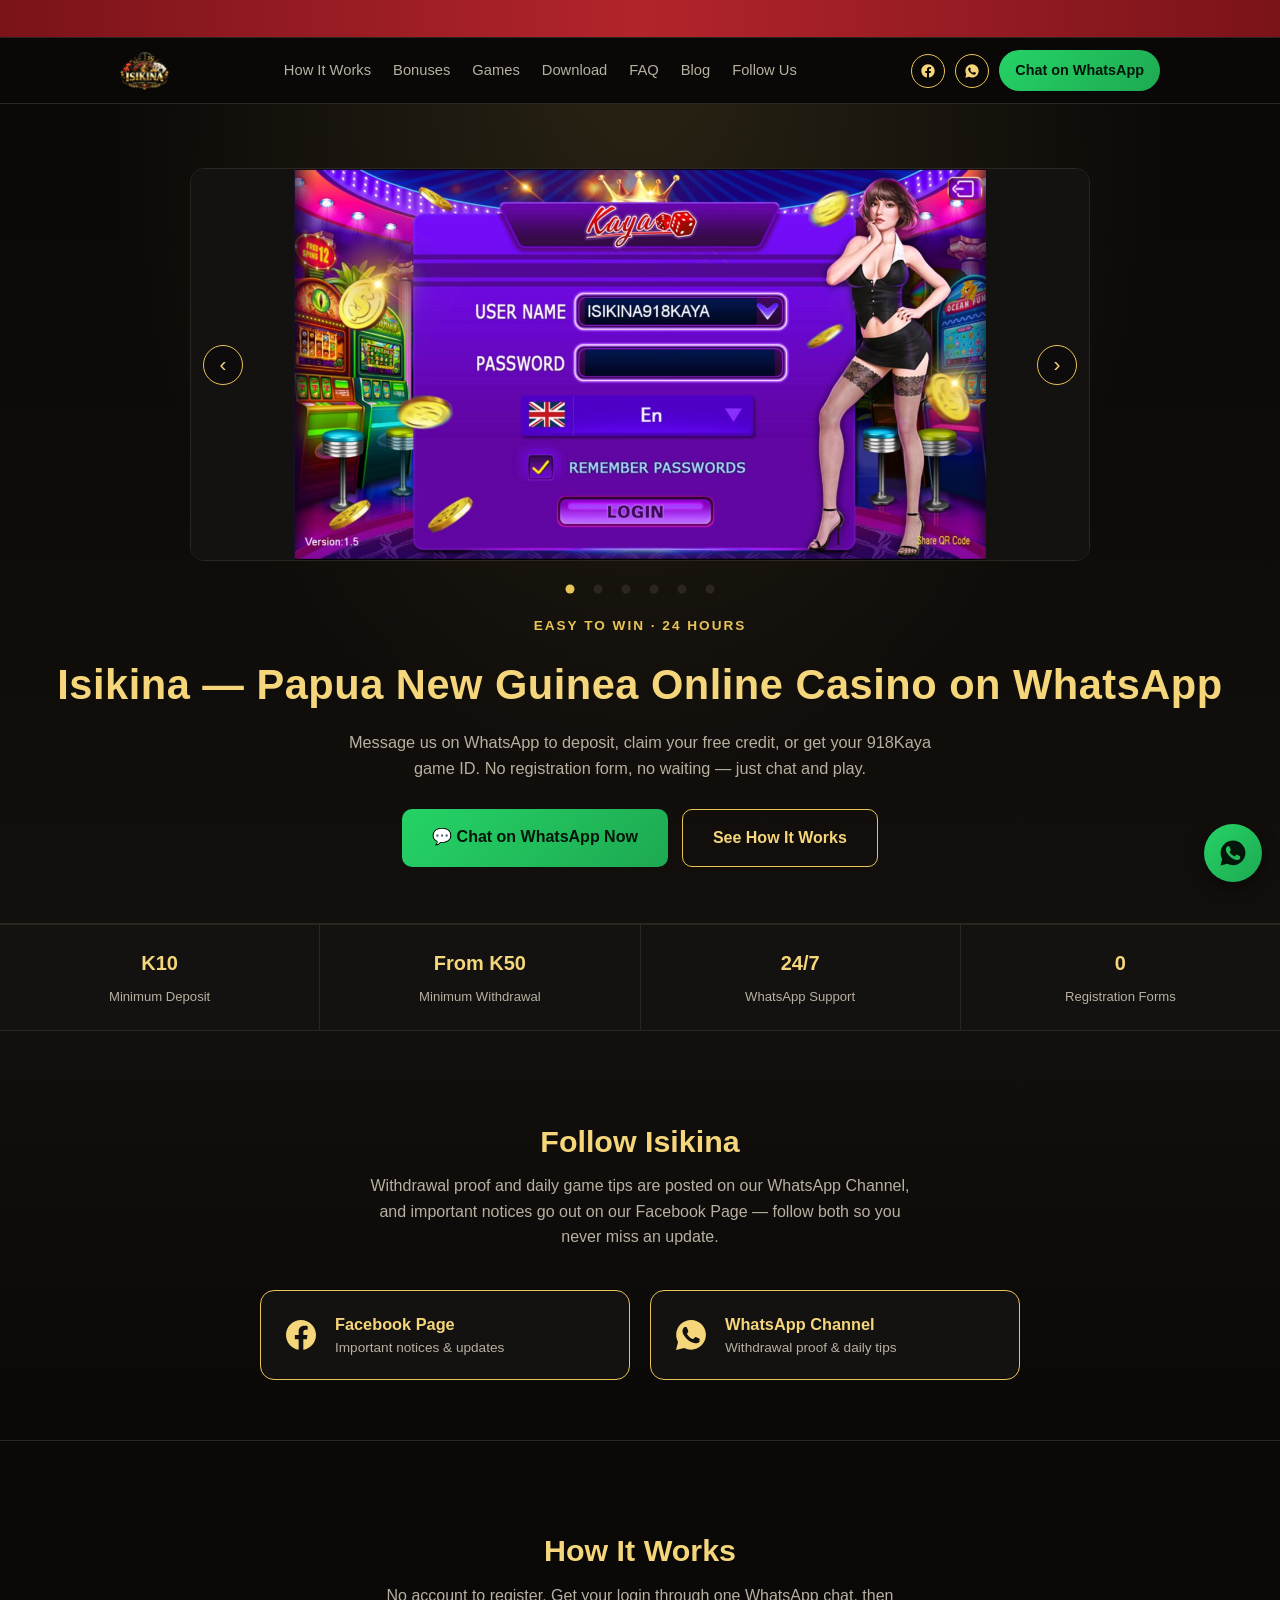
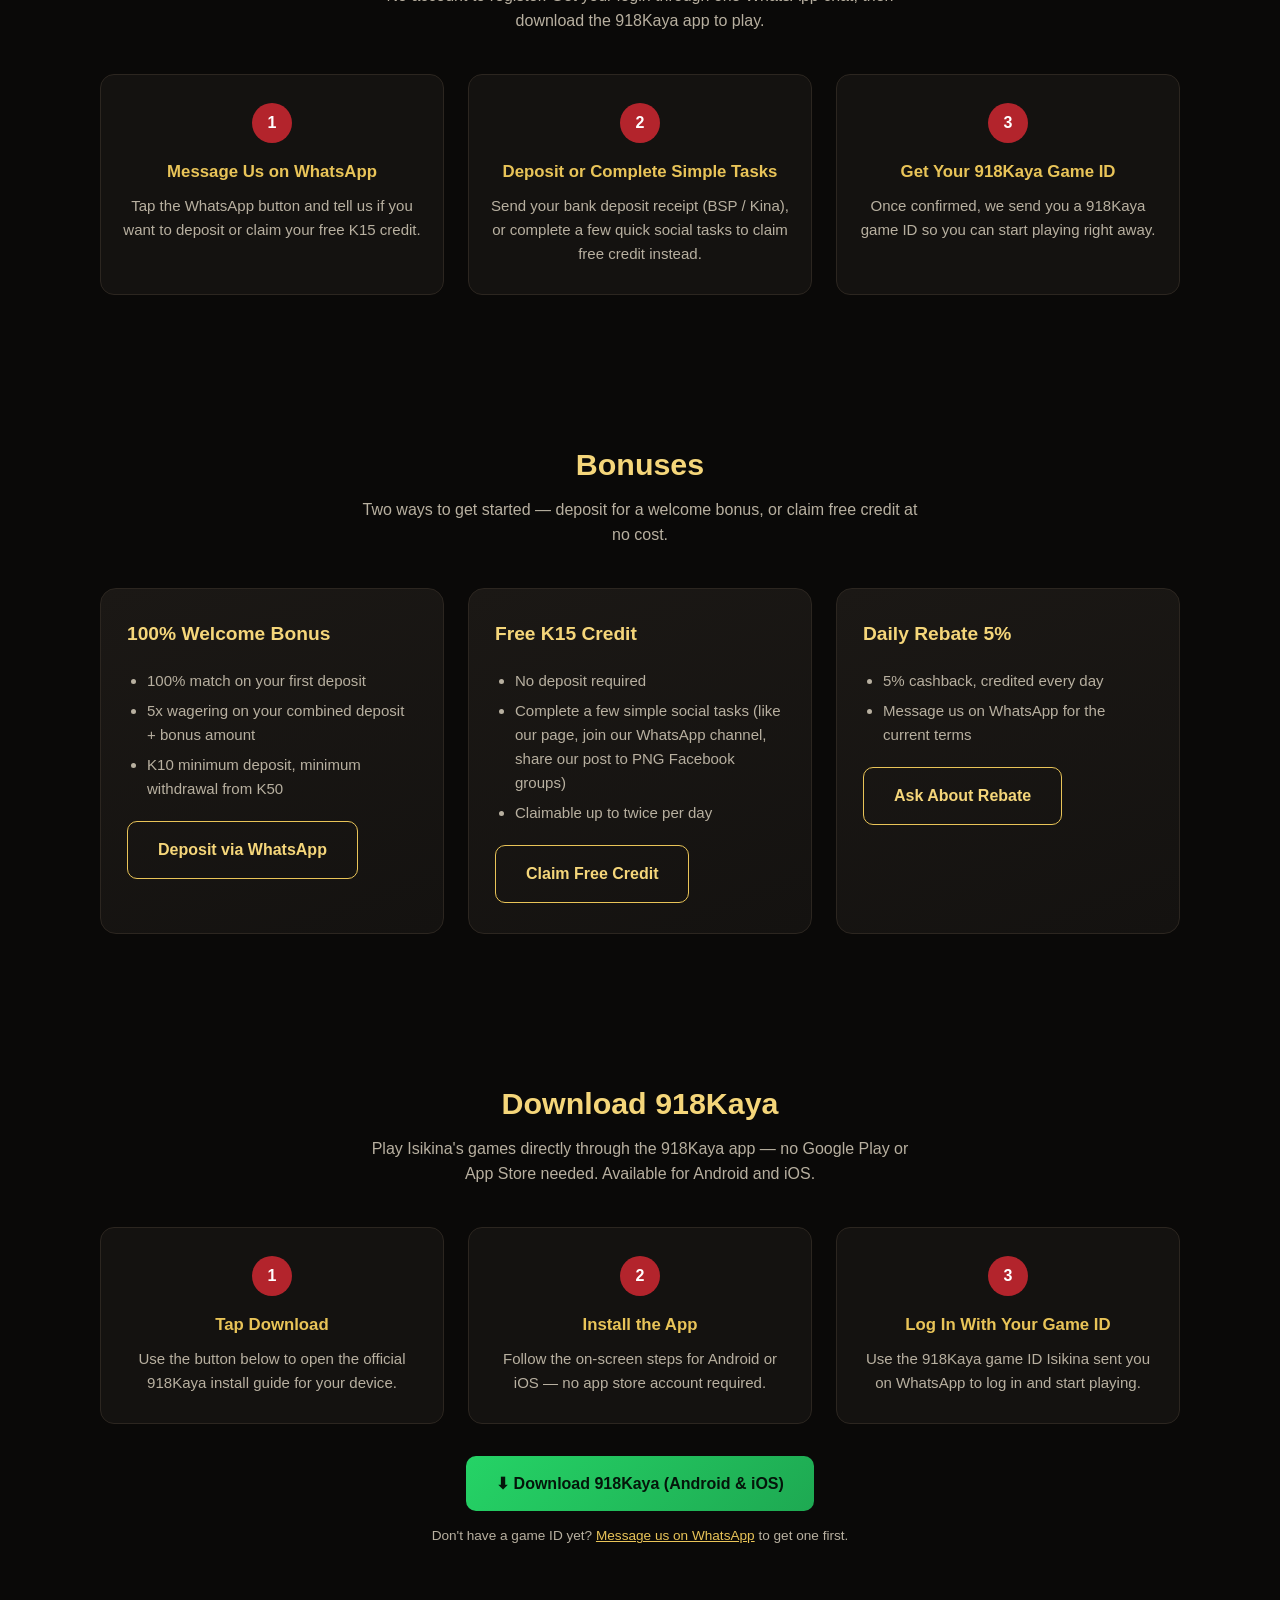
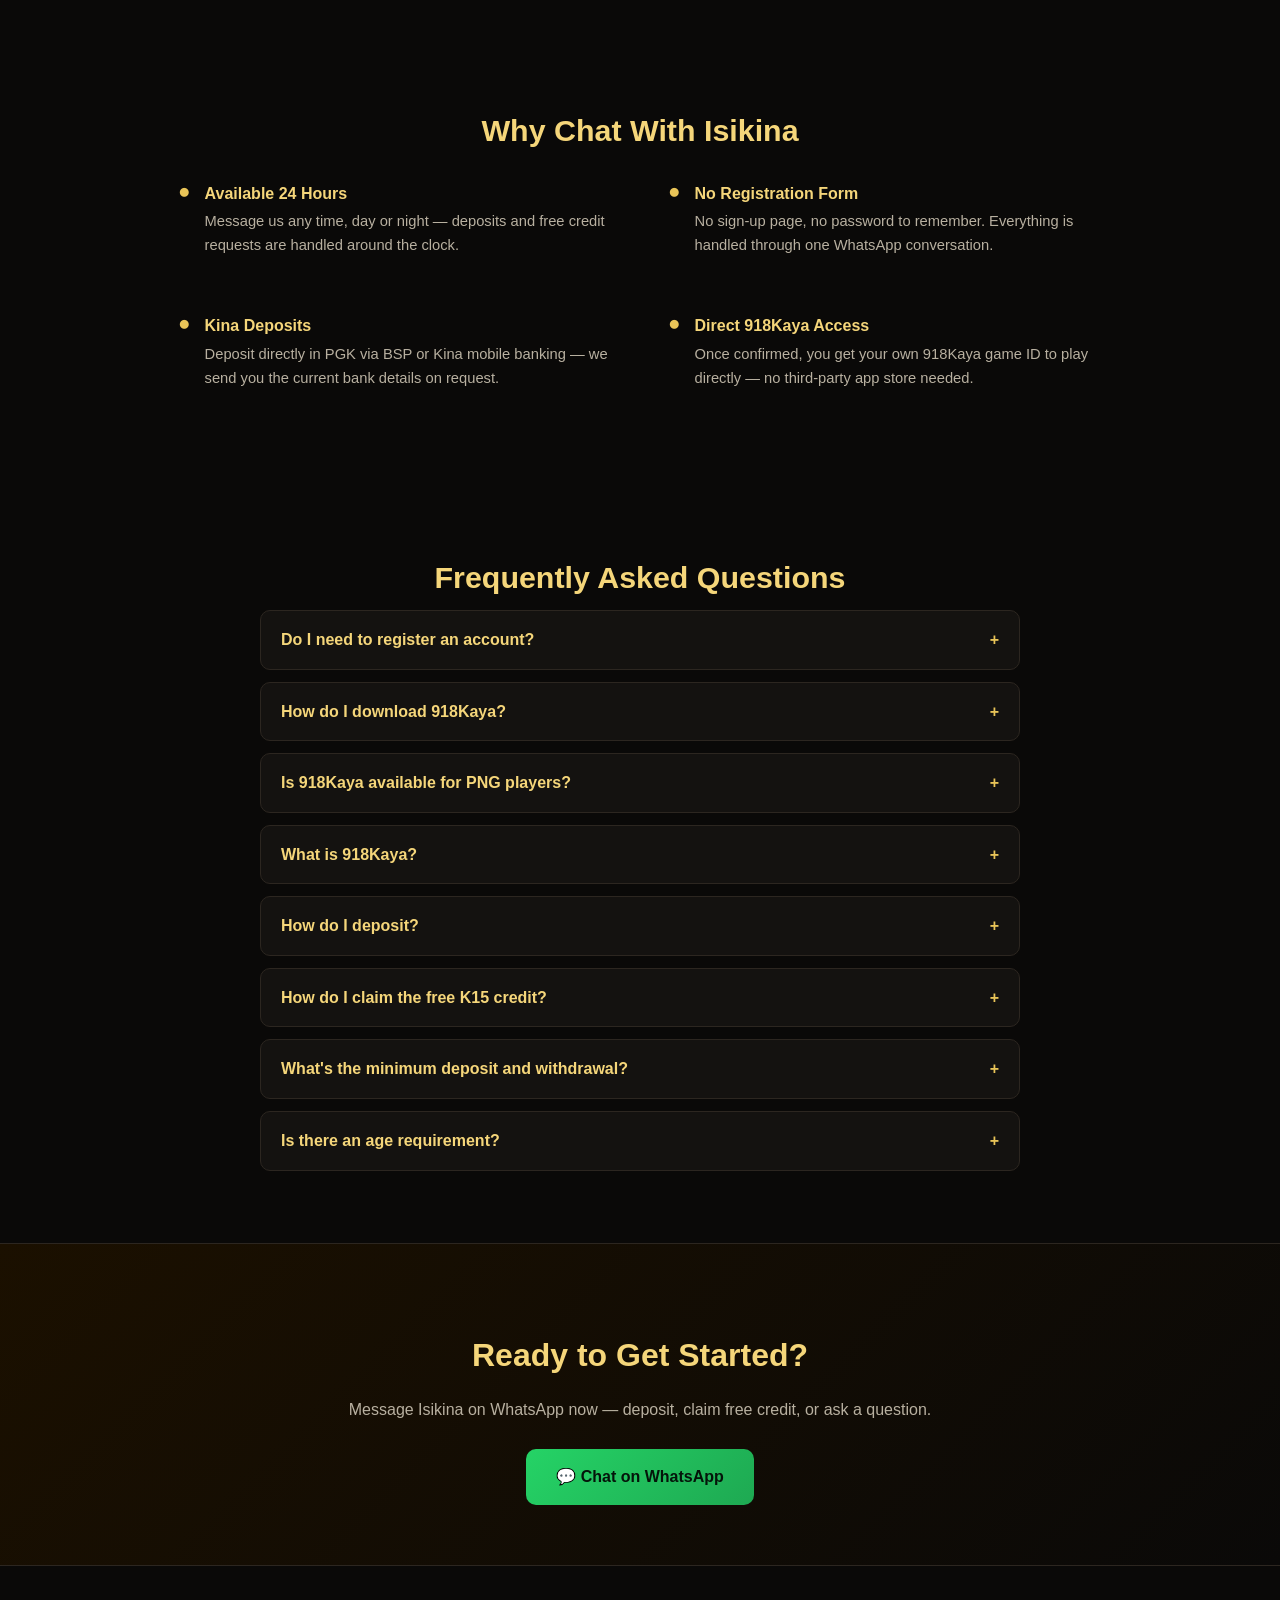
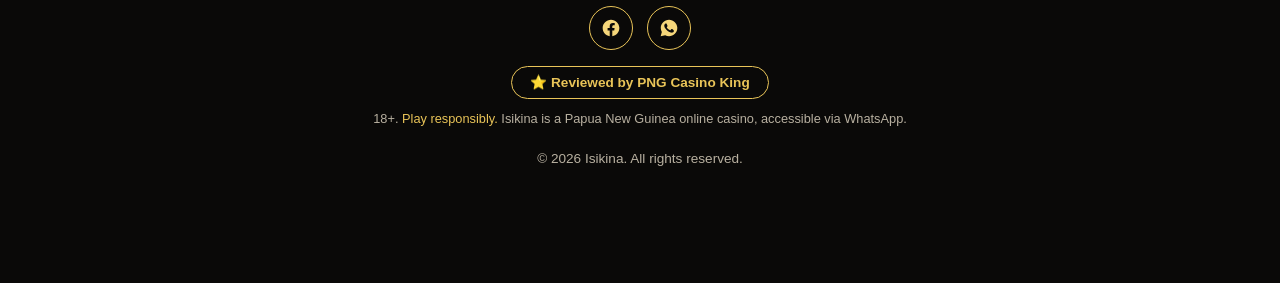
<file: index.html>
<!DOCTYPE html>
<html lang="en">
<head>
<!-- Google tag (gtag.js), deferred until after load to keep it off the critical rendering path -->
<script>
  window.dataLayer = window.dataLayer || [];
  function gtag(){dataLayer.push(arguments);}
  gtag('js', new Date());
  gtag('config', 'G-35WQNCTC9N');
  window.addEventListener('load', function () {
    var s = document.createElement('script');
    s.async = true;
    s.src = 'https://www.googletagmanager.com/gtag/js?id=G-35WQNCTC9N';
    document.head.appendChild(s);
  });
</script>
<meta charset="UTF-8">
<meta name="viewport" content="width=device-width, initial-scale=1.0">
<title>918Kaya PNG – Isikina Online Casino | Download</title>
<meta name="description" content="918Kaya PNG players: join Isikina on WhatsApp to download 918Kaya, get a 100% welcome bonus, free K15 credit, and an instant game ID — no registration needed.">
<link rel="canonical" href="https://www.isikina.com/">

<!-- Open Graph -->
<meta property="og:type" content="website">
<meta property="og:title" content="918Kaya PNG – Isikina Online Casino | Download">
<meta property="og:description" content="918Kaya PNG players: join Isikina on WhatsApp to download 918Kaya, get a 100% welcome bonus, free K15 credit, and an instant game ID — no registration needed.">
<meta property="og:image" content="https://www.isikina.com/images/isikina-logo-og.jpg">
<meta property="og:url" content="https://www.isikina.com/">
<meta property="og:locale" content="en_PG">
<meta name="twitter:card" content="summary_large_image">

<link rel="icon" type="image/png" sizes="32x32" href="/images/favicon-32.png">
<link rel="apple-touch-icon" href="/images/favicon-180.png">
<link rel="stylesheet" href="css/site.css">
</head>
<body>

<div class="announce-bar">
  <a class="announce-slide" href="https://tinyurl.com/isikina-event" target="_blank" rel="noopener">🔥 100% Welcome Bonus — 5x Wagering — Chat Now</a>
  <a class="announce-slide" href="https://tinyurl.com/isikina-event" target="_blank" rel="noopener">💰 Free K15 Credit — Claim Up to Twice Daily</a>
  <a class="announce-slide" href="https://tinyurl.com/isikina-event" target="_blank" rel="noopener">⚡ Instant 918Kaya Game ID — No Registration</a>
  <a class="announce-slide" href="https://tinyurl.com/isikina-event" target="_blank" rel="noopener">🕐 Available 24 Hours — Message Us Anytime</a>
</div>

<header>
  <div class="nav">
    <a href="#top" class="brand">
      <img src="images/isikina-logo-header.webp" alt="Isikina logo" width="100" height="77">
    </a>
    <nav class="nav-links">
      <a href="#how-it-works">How It Works</a>
      <a href="#bonuses">Bonuses</a>
      <a href="#games">Games</a>
      <a href="#download">Download</a>
      <a href="#faq">FAQ</a>
      <a href="blog/index.html">Blog</a>
      <a href="#follow">Follow Us</a>
    </nav>
    <div class="header-actions">
      <button class="nav-toggle" aria-label="Menu">☰</button>
      <a class="header-social" href="https://www.facebook.com/share/19qxvDRtX2/?mibextid=wwXIfr" target="_blank" rel="noopener" aria-label="Isikina on Facebook">
        <svg viewBox="0 0 24 24"><path d="M22 12c0-5.52-4.48-10-10-10S2 6.48 2 12c0 4.99 3.66 9.13 8.44 9.88v-6.99H7.9v-2.89h2.54V9.79c0-2.5 1.49-3.89 3.77-3.89 1.09 0 2.23.2 2.23.2v2.45h-1.26c-1.24 0-1.63.77-1.63 1.56v1.88h2.78l-.44 2.89h-2.34v6.99C18.34 21.13 22 16.99 22 12z"/></svg>
      </a>
      <a class="header-social" href="https://whatsapp.com/channel/0029Vb8jQrjIN9ioDK9UNj2c" target="_blank" rel="noopener" aria-label="Isikina WhatsApp Channel">
        <svg viewBox="0 0 24 24"><path d="M12.04 2C6.58 2 2.13 6.45 2.13 11.91c0 1.75.46 3.39 1.26 4.82L2 22l5.44-1.36a9.87 9.87 0 0 0 4.6 1.14h.01c5.46 0 9.91-4.45 9.91-9.91C21.96 6.45 17.5 2 12.04 2zm5.8 14.13c-.24.68-1.4 1.3-1.93 1.38-.5.08-1.13.11-1.82-.11-.42-.13-.96-.31-1.65-.6-2.9-1.25-4.79-4.17-4.94-4.36-.15-.2-1.18-1.57-1.18-3 0-1.42.75-2.12 1.01-2.41.26-.29.57-.36.76-.36.19 0 .38 0 .55.01.18.01.41-.07.64.49.24.58.81 2 .88 2.14.07.15.11.32.02.51-.09.19-.14.31-.27.48-.14.17-.29.37-.41.5-.14.14-.28.29-.12.57.16.28.71 1.18 1.53 1.91 1.05.94 1.94 1.23 2.22 1.37.28.14.44.12.6-.07.16-.19.7-.82.89-1.1.19-.28.38-.23.63-.14.26.09 1.66.79 1.94.93.28.14.47.21.54.33.07.12.07.68-.17 1.36z"/></svg>
      </a>
      <a class="btn-wa-small" href="https://tinyurl.com/isikina-event" target="_blank" rel="noopener">Chat on WhatsApp</a>
    </div>
  </div>
</header>

<main id="top">

  <section class="hero" id="games">
    <div class="slider" id="game-slider">
      <div class="slider-track" id="slider-track">
        <img src="images/app-screenshots/screen-login.jpg" alt="918Kaya login screen" width="1200" height="678" fetchpriority="high">
        <img src="images/app-screenshots/screen-3.jpg" alt="918Kaya game lobby screenshot 1" width="1200" height="524" loading="lazy">
        <img src="images/app-screenshots/screen-4.jpg" alt="918Kaya game lobby screenshot 2" width="1200" height="524" loading="lazy">
        <img src="images/app-screenshots/screen-5.jpg" alt="918Kaya game lobby screenshot 3" width="1200" height="524" loading="lazy">
        <img src="images/app-screenshots/screen-6.jpg" alt="918Kaya game lobby screenshot 4" width="1200" height="524" loading="lazy">
        <img src="images/app-screenshots/screen-7.jpg" alt="918Kaya game lobby screenshot 5" width="1200" height="524" loading="lazy">
      </div>
      <button class="slider-btn prev" id="slider-prev" aria-label="Previous screenshot">‹</button>
      <button class="slider-btn next" id="slider-next" aria-label="Next screenshot">›</button>
    </div>
    <div class="slider-dots" id="slider-dots"></div>
    <p class="tagline">Easy to Win · 24 Hours</p>
    <h1>Isikina — Papua New Guinea Online Casino on WhatsApp</h1>
    <p class="sub">Message us on WhatsApp to deposit, claim your free credit, or get your 918Kaya game ID. No registration form, no waiting — just chat and play.</p>
    <div class="hero-ctas">
      <a class="btn btn-primary" href="https://tinyurl.com/isikina-event" target="_blank" rel="noopener">💬 Chat on WhatsApp Now</a>
      <a class="btn btn-secondary" href="#how-it-works">See How It Works</a>
    </div>
  </section>

  <div class="facts">
    <div><strong>K10</strong><span>Minimum Deposit</span></div>
    <div><strong>From K50</strong><span>Minimum Withdrawal</span></div>
    <div><strong>24/7</strong><span>WhatsApp Support</span></div>
    <div><strong>0</strong><span>Registration Forms</span></div>
  </div>

  <section id="follow" class="follow-section">
    <h2 class="section-title">Follow Isikina</h2>
    <p class="section-sub">Withdrawal proof and daily game tips are posted on our WhatsApp Channel, and important notices go out on our Facebook Page — follow both so you never miss an update.</p>
    <div class="follow-grid">
      <a class="follow-card" href="https://www.facebook.com/share/19qxvDRtX2/?mibextid=wwXIfr" target="_blank" rel="noopener">
        <svg viewBox="0 0 24 24"><path d="M22 12c0-5.52-4.48-10-10-10S2 6.48 2 12c0 4.99 3.66 9.13 8.44 9.88v-6.99H7.9v-2.89h2.54V9.79c0-2.5 1.49-3.89 3.77-3.89 1.09 0 2.23.2 2.23.2v2.45h-1.26c-1.24 0-1.63.77-1.63 1.56v1.88h2.78l-.44 2.89h-2.34v6.99C18.34 21.13 22 16.99 22 12z"/></svg>
        <span>
          <strong>Facebook Page</strong>
          Important notices &amp; updates
        </span>
      </a>
      <a class="follow-card" href="https://whatsapp.com/channel/0029Vb8jQrjIN9ioDK9UNj2c" target="_blank" rel="noopener">
        <svg viewBox="0 0 24 24"><path d="M12.04 2C6.58 2 2.13 6.45 2.13 11.91c0 1.75.46 3.39 1.26 4.82L2 22l5.44-1.36a9.87 9.87 0 0 0 4.6 1.14h.01c5.46 0 9.91-4.45 9.91-9.91C21.96 6.45 17.5 2 12.04 2zm5.8 14.13c-.24.68-1.4 1.3-1.93 1.38-.5.08-1.13.11-1.82-.11-.42-.13-.96-.31-1.65-.6-2.9-1.25-4.79-4.17-4.94-4.36-.15-.2-1.18-1.57-1.18-3 0-1.42.75-2.12 1.01-2.41.26-.29.57-.36.76-.36.19 0 .38 0 .55.01.18.01.41-.07.64.49.24.58.81 2 .88 2.14.07.15.11.32.02.51-.09.19-.14.31-.27.48-.14.17-.29.37-.41.5-.14.14-.28.29-.12.57.16.28.71 1.18 1.53 1.91 1.05.94 1.94 1.23 2.22 1.37.28.14.44.12.6-.07.16-.19.7-.82.89-1.1.19-.28.38-.23.63-.14.26.09 1.66.79 1.94.93.28.14.47.21.54.33.07.12.07.68-.17 1.36z"/></svg>
        <span>
          <strong>WhatsApp Channel</strong>
          Withdrawal proof &amp; daily tips
        </span>
      </a>
    </div>
  </section>

  <section id="how-it-works">
    <h2 class="section-title">How It Works</h2>
    <p class="section-sub">No account to register. Get your login through one WhatsApp chat, then download the 918Kaya app to play.</p>
    <div class="steps">
      <div class="step">
        <div class="num">1</div>
        <h3>Message Us on WhatsApp</h3>
        <p>Tap the WhatsApp button and tell us if you want to deposit or claim your free K15 credit.</p>
      </div>
      <div class="step">
        <div class="num">2</div>
        <h3>Deposit or Complete Simple Tasks</h3>
        <p>Send your bank deposit receipt (BSP / Kina), or complete a few quick social tasks to claim free credit instead.</p>
      </div>
      <div class="step">
        <div class="num">3</div>
        <h3>Get Your 918Kaya Game ID</h3>
        <p>Once confirmed, we send you a 918Kaya game ID so you can start playing right away.</p>
      </div>
    </div>
  </section>

  <section id="bonuses">
    <h2 class="section-title">Bonuses</h2>
    <p class="section-sub">Two ways to get started — deposit for a welcome bonus, or claim free credit at no cost.</p>
    <div class="bonus-grid">
      <div class="bonus-card">
        <h3>100% Welcome Bonus</h3>
        <ul>
          <li>100% match on your first deposit</li>
          <li>5x wagering on your combined deposit + bonus amount</li>
          <li>K10 minimum deposit, minimum withdrawal from K50</li>
        </ul>
        <a class="btn btn-secondary" href="https://tinyurl.com/isikina-event" target="_blank" rel="noopener">Deposit via WhatsApp</a>
      </div>
      <div class="bonus-card">
        <h3>Free K15 Credit</h3>
        <ul>
          <li>No deposit required</li>
          <li>Complete a few simple social tasks (like our page, join our WhatsApp channel, share our post to PNG Facebook groups)</li>
          <li>Claimable up to twice per day</li>
        </ul>
        <a class="btn btn-secondary" href="https://tinyurl.com/isikina-event" target="_blank" rel="noopener">Claim Free Credit</a>
      </div>
      <div class="bonus-card">
        <h3>Daily Rebate 5%</h3>
        <ul>
          <li>5% cashback, credited every day</li>
          <li>Message us on WhatsApp for the current terms</li>
        </ul>
        <a class="btn btn-secondary" href="https://tinyurl.com/isikina-event" target="_blank" rel="noopener">Ask About Rebate</a>
      </div>
    </div>
  </section>


  <script>
  (function(){
    var track = document.getElementById('slider-track');
    var slides = track.children.length;
    var dotsWrap = document.getElementById('slider-dots');
    var index = 0;
    var timer;

    for (var i = 0; i < slides; i++) {
      var dot = document.createElement('button');
      dot.setAttribute('aria-label', 'Go to screenshot ' + (i + 1));
      if (i === 0) dot.className = 'active';
      dot.addEventListener('click', function(idx){ return function(){ goTo(idx); resetTimer(); }; }(i));
      dotsWrap.appendChild(dot);
    }

    function update() {
      track.style.transform = 'translateX(-' + (index * 100) + '%)';
      var dots = dotsWrap.children;
      for (var i = 0; i < dots.length; i++) dots[i].className = (i === index) ? 'active' : '';
    }
    function goTo(i) { index = (i + slides) % slides; update(); }
    function next() { goTo(index + 1); }
    function prev() { goTo(index - 1); }
    function resetTimer() { clearInterval(timer); timer = setInterval(next, 4500); }

    document.getElementById('slider-next').addEventListener('click', function(){ next(); resetTimer(); });
    document.getElementById('slider-prev').addEventListener('click', function(){ prev(); resetTimer(); });
    resetTimer();
  })();
  </script>

  <section id="download">
    <h2 class="section-title">Download 918Kaya</h2>
    <p class="section-sub">Play Isikina's games directly through the 918Kaya app — no Google Play or App Store needed. Available for Android and iOS.</p>
    <div class="steps">
      <div class="step">
        <div class="num">1</div>
        <h3>Tap Download</h3>
        <p>Use the button below to open the official 918Kaya install guide for your device.</p>
      </div>
      <div class="step">
        <div class="num">2</div>
        <h3>Install the App</h3>
        <p>Follow the on-screen steps for Android or iOS — no app store account required.</p>
      </div>
      <div class="step">
        <div class="num">3</div>
        <h3>Log In With Your Game ID</h3>
        <p>Use the 918Kaya game ID Isikina sent you on WhatsApp to log in and start playing.</p>
      </div>
    </div>
    <div style="text-align:center;margin-top:32px;">
      <a class="btn btn-primary" href="https://123.889ifun.com/" target="_blank" rel="noopener">⬇ Download 918Kaya (Android &amp; iOS)</a>
      <p style="color:var(--text-dim);font-size:0.85rem;margin-top:14px;">Don't have a game ID yet? <a href="https://tinyurl.com/isikina-event" target="_blank" rel="noopener" style="color:var(--gold);">Message us on WhatsApp</a> to get one first.</p>
    </div>
  </section>

  <section>
    <h2 class="section-title">Why Chat With Isikina</h2>
    <div class="why-grid">
      <div class="why-item"><div class="dot">●</div><div><h3>Available 24 Hours</h3><p>Message us any time, day or night — deposits and free credit requests are handled around the clock.</p></div></div>
      <div class="why-item"><div class="dot">●</div><div><h3>No Registration Form</h3><p>No sign-up page, no password to remember. Everything is handled through one WhatsApp conversation.</p></div></div>
      <div class="why-item"><div class="dot">●</div><div><h3>Kina Deposits</h3><p>Deposit directly in PGK via BSP or Kina mobile banking — we send you the current bank details on request.</p></div></div>
      <div class="why-item"><div class="dot">●</div><div><h3>Direct 918Kaya Access</h3><p>Once confirmed, you get your own 918Kaya game ID to play directly — no third-party app store needed.</p></div></div>
    </div>
  </section>

  <section id="faq">
    <h2 class="section-title">Frequently Asked Questions</h2>
    <div class="faq">
      <details>
        <summary>Do I need to register an account?</summary>
        <p>No. Isikina doesn't use a registration form — everything is handled by messaging us on WhatsApp. You deposit or claim free credit, and we send you a 918Kaya game ID to play with.</p>
      </details>
      <details>
        <summary>How do I download 918Kaya?</summary>
        <p>Tap the Download 918Kaya button on this page for the official install guide (Android and iOS, no app store needed). Message us on WhatsApp first if you don't have a game ID yet.</p>
      </details>
      <details>
        <summary>Is 918Kaya available for PNG players?</summary>
        <p>Yes — 918Kaya PNG players can access the platform through Isikina. Message us on WhatsApp to deposit or claim free credit in Kina, and we'll send you a 918Kaya game ID to play with.</p>
      </details>
      <details>
        <summary>What is 918Kaya?</summary>
        <p>918Kaya is the gaming platform behind Isikina's games. Isikina is a Papua New Guinea online casino: you sign up and get your game ID on WhatsApp, then play in the 918Kaya app.</p>
      </details>
      <details>
        <summary>How do I deposit?</summary>
        <p>Message us on WhatsApp and we'll send you the current BSP or Kina mobile banking details. Send your deposit receipt back to us and we'll confirm and issue your game ID.</p>
      </details>
      <details>
        <summary>How do I claim the free K15 credit?</summary>
        <p>Message us on WhatsApp and choose the free credit option. You'll be asked to complete a few simple social tasks (like our Facebook Page, join our WhatsApp channel, share our post to PNG Facebook groups). This can be claimed up to twice per day.</p>
      </details>
      <details>
        <summary>What's the minimum deposit and withdrawal?</summary>
        <p>Minimum deposit is K10. Minimum withdrawal is K50 for depositing players. Over a K25 deposit, the minimum is twice your deposit.</p>
      </details>
      <details>
        <summary>Is there an age requirement?</summary>
        <p>Yes. You must be 18 years or older to use Isikina's services.</p>
      </details>
    </div>
  </section>

  <section class="final-cta">
    <h2>Ready to Get Started?</h2>
    <p>Message Isikina on WhatsApp now — deposit, claim free credit, or ask a question.</p>
    <a class="btn btn-primary" href="https://tinyurl.com/isikina-event" target="_blank" rel="noopener">💬 Chat on WhatsApp</a>
  </section>

</main>

<footer>
  <div class="social-links">
    <a href="https://www.facebook.com/share/19qxvDRtX2/?mibextid=wwXIfr" target="_blank" rel="noopener" aria-label="Isikina on Facebook">
      <svg viewBox="0 0 24 24"><path d="M22 12c0-5.52-4.48-10-10-10S2 6.48 2 12c0 4.99 3.66 9.13 8.44 9.88v-6.99H7.9v-2.89h2.54V9.79c0-2.5 1.49-3.89 3.77-3.89 1.09 0 2.23.2 2.23.2v2.45h-1.26c-1.24 0-1.63.77-1.63 1.56v1.88h2.78l-.44 2.89h-2.34v6.99C18.34 21.13 22 16.99 22 12z"/></svg>
    </a>
    <a href="https://whatsapp.com/channel/0029Vb8jQrjIN9ioDK9UNj2c" target="_blank" rel="noopener" aria-label="Isikina WhatsApp Channel">
      <svg viewBox="0 0 24 24"><path d="M12.04 2C6.58 2 2.13 6.45 2.13 11.91c0 1.75.46 3.39 1.26 4.82L2 22l5.44-1.36a9.87 9.87 0 0 0 4.6 1.14h.01c5.46 0 9.91-4.45 9.91-9.91C21.96 6.45 17.5 2 12.04 2zm5.8 14.13c-.24.68-1.4 1.3-1.93 1.38-.5.08-1.13.11-1.82-.11-.42-.13-.96-.31-1.65-.6-2.9-1.25-4.79-4.17-4.94-4.36-.15-.2-1.18-1.57-1.18-3 0-1.42.75-2.12 1.01-2.41.26-.29.57-.36.76-.36.19 0 .38 0 .55.01.18.01.41-.07.64.49.24.58.81 2 .88 2.14.07.15.11.32.02.51-.09.19-.14.31-.27.48-.14.17-.29.37-.41.5-.14.14-.28.29-.12.57.16.28.71 1.18 1.53 1.91 1.05.94 1.94 1.23 2.22 1.37.28.14.44.12.6-.07.16-.19.7-.82.89-1.1.19-.28.38-.23.63-.14.26.09 1.66.79 1.94.93.28.14.47.21.54.33.07.12.07.68-.17 1.36z"/></svg>
    </a>
  </div>
  <p style="margin-bottom:16px;"><a href="https://pngcasinoking.com/isikina-review.html" target="_blank" rel="noopener" style="color:var(--gold);text-decoration:none;border:1px solid var(--gold);border-radius:999px;padding:8px 18px;font-size:0.85rem;font-weight:600;">⭐ Reviewed by PNG Casino King</a></p>
  <p class="disclaimer">18+. <a href="responsible-gaming.html">Play responsibly.</a> Isikina is a Papua New Guinea online casino, accessible via WhatsApp.</p>
  <p>&copy; 2026 Isikina. All rights reserved.</p>
</footer>

<a class="fab-wa" href="https://tinyurl.com/isikina-event" target="_blank" rel="noopener" aria-label="Chat on WhatsApp">
  <svg xmlns="http://www.w3.org/2000/svg" width="30" height="30" viewBox="0 0 24 24" fill="#04150a"><path d="M12.04 2C6.58 2 2.13 6.45 2.13 11.91c0 1.75.46 3.39 1.26 4.82L2 22l5.44-1.36a9.87 9.87 0 0 0 4.6 1.14h.01c5.46 0 9.91-4.45 9.91-9.91C21.96 6.45 17.5 2 12.04 2zm5.8 14.13c-.24.68-1.4 1.3-1.93 1.38-.5.08-1.13.11-1.82-.11-.42-.13-.96-.31-1.65-.6-2.9-1.25-4.79-4.17-4.94-4.36-.15-.2-1.18-1.57-1.18-3 0-1.42.75-2.12 1.01-2.41.26-.29.57-.36.76-.36.19 0 .38 0 .55.01.18.01.41-.07.64.49.24.58.81 2 .88 2.14.07.15.11.32.02.51-.09.19-.14.31-.27.48-.14.17-.29.37-.41.5-.14.14-.28.29-.12.57.16.28.71 1.18 1.53 1.91 1.05.94 1.94 1.23 2.22 1.37.28.14.44.12.6-.07.16-.19.7-.82.89-1.1.19-.28.38-.23.63-.14.26.09 1.66.79 1.94.93.28.14.47.21.54.33.07.12.07.68-.17 1.36z"/></svg>
</a>

<script type="application/ld+json">
{
  "@context": "https://schema.org",
  "@type": "Organization",
  "name": "Isikina",
  "description": "Papua New Guinea online casino, accessible via WhatsApp.",
  "url": "https://www.isikina.com/",
  "logo": "https://www.isikina.com/images/isikina-logo.png",
  "areaServed": "PG",
  "sameAs": [
    "https://www.facebook.com/share/19qxvDRtX2/?mibextid=wwXIfr",
    "https://whatsapp.com/channel/0029Vb8jQrjIN9ioDK9UNj2c"
  ]
}
</script>
<script type="application/ld+json">
{
  "@context": "https://schema.org",
  "@type": "FAQPage",
  "mainEntity": [
    {"@type":"Question","name":"Do I need to register an account?","acceptedAnswer":{"@type":"Answer","text":"No. Isikina doesn't use a registration form — everything is handled by messaging us on WhatsApp. You deposit or claim free credit, and we send you a 918Kaya game ID to play with."}},
    {"@type":"Question","name":"How do I download 918Kaya?","acceptedAnswer":{"@type":"Answer","text":"Tap the Download 918Kaya button on this page for the official install guide (Android and iOS, no app store needed). Message us on WhatsApp first if you don't have a game ID yet."}},
    {"@type":"Question","name":"Is 918Kaya available for PNG players?","acceptedAnswer":{"@type":"Answer","text":"Yes — 918Kaya PNG players can access the platform through Isikina. Message us on WhatsApp to deposit or claim free credit in Kina, and we'll send you a 918Kaya game ID to play with."}},
    {"@type":"Question","name":"What is 918Kaya?","acceptedAnswer":{"@type":"Answer","text":"918Kaya is the gaming platform behind Isikina's games. Isikina is a Papua New Guinea online casino: you sign up and get your game ID on WhatsApp, then play in the 918Kaya app."}},
    {"@type":"Question","name":"How do I deposit?","acceptedAnswer":{"@type":"Answer","text":"Message us on WhatsApp and we'll send you the current BSP or Kina mobile banking details. Send your deposit receipt back to us and we'll confirm and issue your game ID."}},
    {"@type":"Question","name":"How do I claim the free K15 credit?","acceptedAnswer":{"@type":"Answer","text":"Message us on WhatsApp and choose the free credit option. You'll be asked to complete a few simple social tasks. This can be claimed up to twice per day."}},
    {"@type":"Question","name":"What's the minimum deposit and withdrawal?","acceptedAnswer":{"@type":"Answer","text":"Minimum deposit is K10. Minimum withdrawal is K50 for depositing players. Over a K25 deposit, the minimum is twice your deposit."}},
    {"@type":"Question","name":"Is there an age requirement?","acceptedAnswer":{"@type":"Answer","text":"Yes. You must be 18 years or older to use Isikina's services."}}
  ]
}
</script>
<script src="js/nav.js"></script>

</body>
</html>
</file>
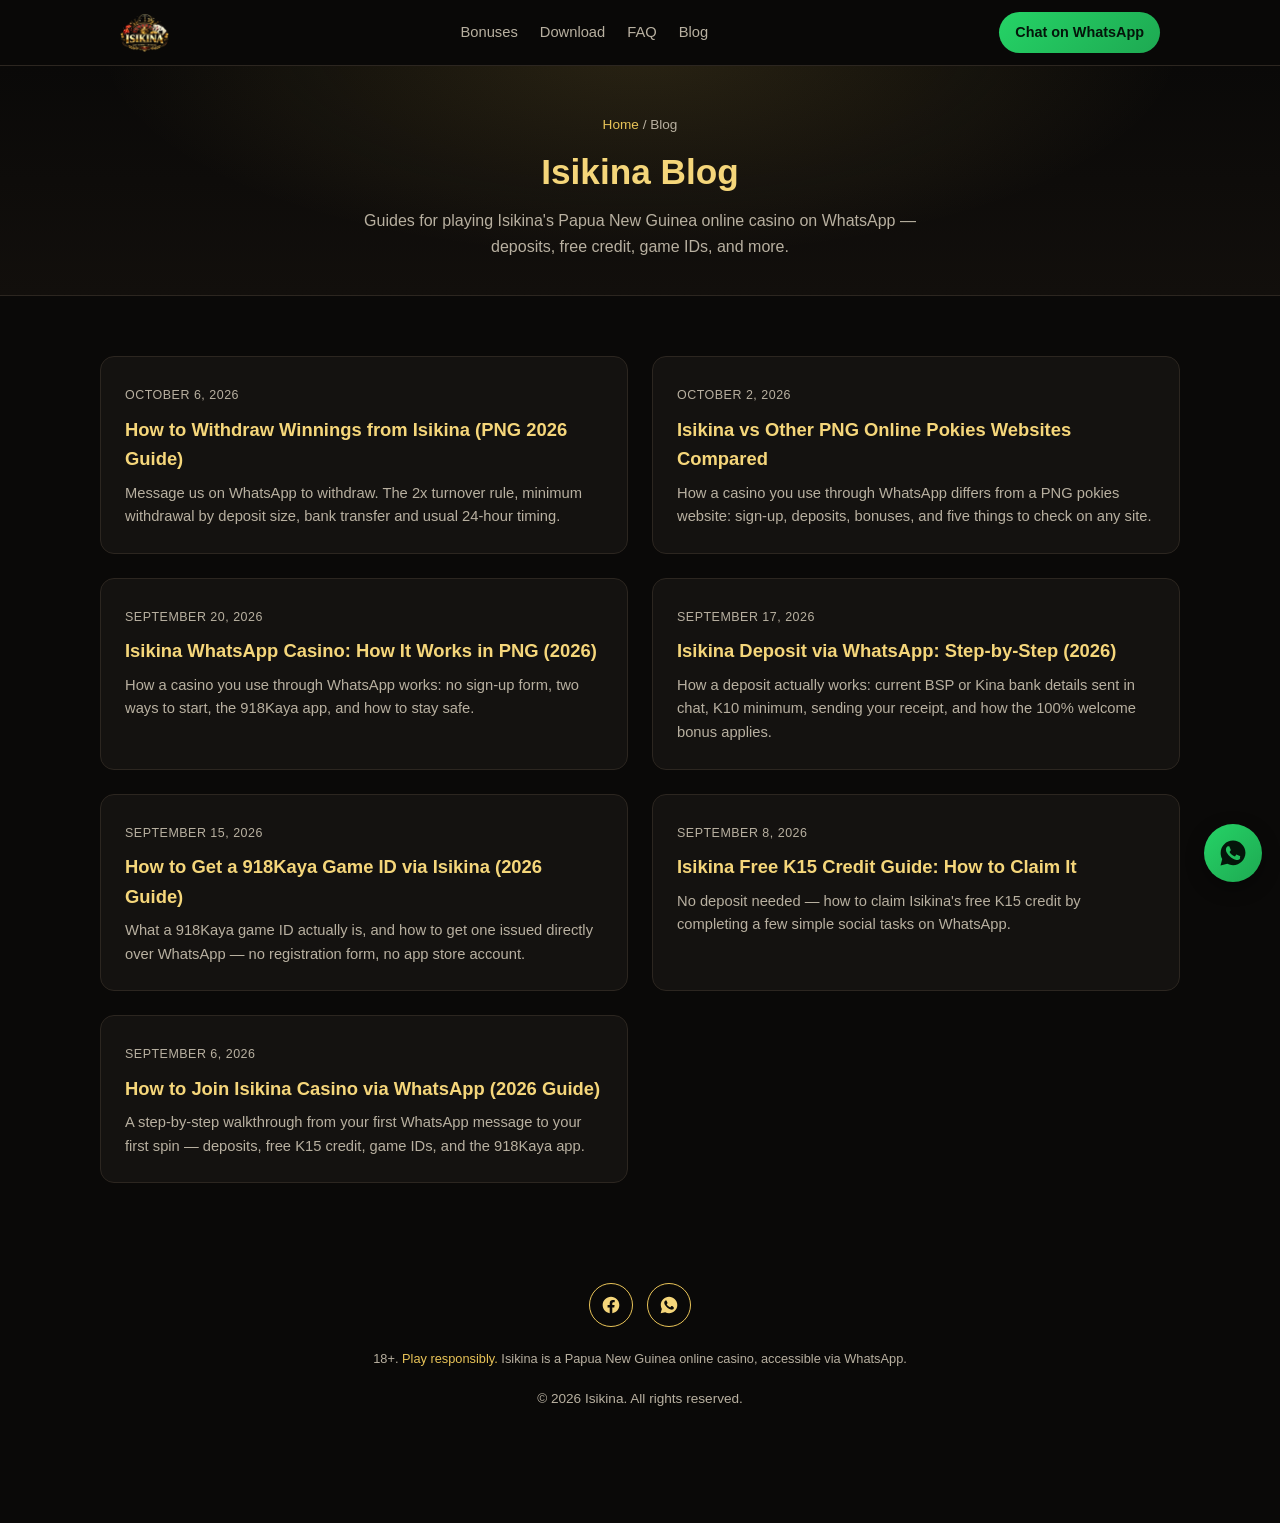
<file: blog/index.html>
<!DOCTYPE html>
<html lang="en">
<head>
<!-- Google tag (gtag.js), deferred until after load to keep it off the critical rendering path -->
<script>
  window.dataLayer = window.dataLayer || [];
  function gtag(){dataLayer.push(arguments);}
  gtag('js', new Date());
  gtag('config', 'G-35WQNCTC9N');
  window.addEventListener('load', function () {
    var s = document.createElement('script');
    s.async = true;
    s.src = 'https://www.googletagmanager.com/gtag/js?id=G-35WQNCTC9N';
    document.head.appendChild(s);
  });
</script>
<meta charset="UTF-8">
<meta name="viewport" content="width=device-width, initial-scale=1.0">
<title>Isikina Blog – Guides for Playing on WhatsApp</title>
<meta name="description" content="Guides on joining Isikina, claiming free credit, getting your 918Kaya game ID, and playing Isikina's Papua New Guinea online casino via WhatsApp.">
<link rel="canonical" href="https://www.isikina.com/blog/index.html">

<meta property="og:type" content="website">
<meta property="og:title" content="Isikina Blog – Guides for Playing on WhatsApp">
<meta property="og:description" content="Guides on joining Isikina, claiming free credit, getting your 918Kaya game ID, and playing Isikina's Papua New Guinea online casino via WhatsApp.">
<meta property="og:image" content="https://www.isikina.com/images/isikina-logo-og.jpg">
<meta property="og:url" content="https://www.isikina.com/blog/index.html">
<meta name="twitter:card" content="summary_large_image">

<link rel="icon" type="image/png" sizes="32x32" href="../images/favicon-32.png">
<link rel="apple-touch-icon" href="../images/favicon-180.png">
<link rel="stylesheet" href="../css/site.css">
</head>
<body>

<header>
  <div class="nav">
    <a href="../index.html" class="brand">
      <img src="../images/isikina-logo-header.webp" alt="Isikina logo" width="100" height="77">
    </a>
    <nav class="nav-links">
      <a href="../index.html#bonuses">Bonuses</a>
      <a href="../index.html#download">Download</a>
      <a href="../index.html#faq">FAQ</a>
      <a href="index.html">Blog</a>
    </nav>
    <div class="header-actions">
      <button class="nav-toggle" aria-label="Menu">☰</button>
      <a class="btn-wa-small" href="https://tinyurl.com/isikina-event" target="_blank" rel="noopener">Chat on WhatsApp</a>
    </div>
  </div>
</header>

<section class="page-hero">
  <div class="container">
    <div class="breadcrumb"><a href="../index.html">Home</a> / Blog</div>
    <h1>Isikina Blog</h1>
    <p style="color:var(--text-dim);max-width:560px;margin:0 auto;">Guides for playing Isikina's Papua New Guinea online casino on WhatsApp — deposits, free credit, game IDs, and more.</p>
  </div>
</section>

<main>
  <section>
    <div class="post-grid">
      <a class="post-card" href="how-to-withdraw-winnings-isikina.html">
        <span class="post-date">October 6, 2026</span>
        <h2>How to Withdraw Winnings from Isikina (PNG 2026 Guide)</h2>
        <p>Message us on WhatsApp to withdraw. The 2x turnover rule, minimum withdrawal by deposit size, bank transfer and usual 24-hour timing.</p>
      </a>
      <a class="post-card" href="isikina-vs-png-online-pokies-websites.html">
        <span class="post-date">October 2, 2026</span>
        <h2>Isikina vs Other PNG Online Pokies Websites Compared</h2>
        <p>How a casino you use through WhatsApp differs from a PNG pokies website: sign-up, deposits, bonuses, and five things to check on any site.</p>
      </a>
      <a class="post-card" href="isikina-whatsapp-casino.html">
        <span class="post-date">September 20, 2026</span>
        <h2>Isikina WhatsApp Casino: How It Works in PNG (2026)</h2>
        <p>How a casino you use through WhatsApp works: no sign-up form, two ways to start, the 918Kaya app, and how to stay safe.</p>
      </a>
      <a class="post-card" href="isikina-deposit-via-whatsapp.html">
        <span class="post-date">September 17, 2026</span>
        <h2>Isikina Deposit via WhatsApp: Step-by-Step (2026)</h2>
        <p>How a deposit actually works: current BSP or Kina bank details sent in chat, K10 minimum, sending your receipt, and how the 100% welcome bonus applies.</p>
      </a>
      <a class="post-card" href="how-to-get-918kaya-game-id.html">
        <span class="post-date">September 15, 2026</span>
        <h2>How to Get a 918Kaya Game ID via Isikina (2026 Guide)</h2>
        <p>What a 918Kaya game ID actually is, and how to get one issued directly over WhatsApp — no registration form, no app store account.</p>
      </a>
      <a class="post-card" href="isikina-free-credit-guide.html">
        <span class="post-date">September 8, 2026</span>
        <h2>Isikina Free K15 Credit Guide: How to Claim It</h2>
        <p>No deposit needed — how to claim Isikina's free K15 credit by completing a few simple social tasks on WhatsApp.</p>
      </a>
      <a class="post-card" href="how-to-join-isikina-casino.html">
        <span class="post-date">September 6, 2026</span>
        <h2>How to Join Isikina Casino via WhatsApp (2026 Guide)</h2>
        <p>A step-by-step walkthrough from your first WhatsApp message to your first spin — deposits, free K15 credit, game IDs, and the 918Kaya app.</p>
      </a>
    </div>
  </section>
</main>

<footer>
  <div class="social-links">
    <a href="https://www.facebook.com/share/19qxvDRtX2/?mibextid=wwXIfr" target="_blank" rel="noopener" aria-label="Isikina on Facebook">
      <svg viewBox="0 0 24 24"><path d="M22 12c0-5.52-4.48-10-10-10S2 6.48 2 12c0 4.99 3.66 9.13 8.44 9.88v-6.99H7.9v-2.89h2.54V9.79c0-2.5 1.49-3.89 3.77-3.89 1.09 0 2.23.2 2.23.2v2.45h-1.26c-1.24 0-1.63.77-1.63 1.56v1.88h2.78l-.44 2.89h-2.34v6.99C18.34 21.13 22 16.99 22 12z"/></svg>
    </a>
    <a href="https://whatsapp.com/channel/0029Vb8jQrjIN9ioDK9UNj2c" target="_blank" rel="noopener" aria-label="Isikina WhatsApp Channel">
      <svg viewBox="0 0 24 24"><path d="M12.04 2C6.58 2 2.13 6.45 2.13 11.91c0 1.75.46 3.39 1.26 4.82L2 22l5.44-1.36a9.87 9.87 0 0 0 4.6 1.14h.01c5.46 0 9.91-4.45 9.91-9.91C21.96 6.45 17.5 2 12.04 2zm5.8 14.13c-.24.68-1.4 1.3-1.93 1.38-.5.08-1.13.11-1.82-.11-.42-.13-.96-.31-1.65-.6-2.9-1.25-4.79-4.17-4.94-4.36-.15-.2-1.18-1.57-1.18-3 0-1.42.75-2.12 1.01-2.41.26-.29.57-.36.76-.36.19 0 .38 0 .55.01.18.01.41-.07.64.49.24.58.81 2 .88 2.14.07.15.11.32.02.51-.09.19-.14.31-.27.48-.14.17-.29.37-.41.5-.14.14-.28.29-.12.57.16.28.71 1.18 1.53 1.91 1.05.94 1.94 1.23 2.22 1.37.28.14.44.12.6-.07.16-.19.7-.82.89-1.1.19-.28.38-.23.63-.14.26.09 1.66.79 1.94.93.28.14.47.21.54.33.07.12.07.68-.17 1.36z"/></svg>
    </a>
  </div>
  <p class="disclaimer">18+. <a href="../responsible-gaming.html">Play responsibly.</a> Isikina is a Papua New Guinea online casino, accessible via WhatsApp.</p>
  <p>&copy; 2026 Isikina. All rights reserved.</p>
</footer>

<a class="fab-wa" href="https://tinyurl.com/isikina-event" target="_blank" rel="noopener" aria-label="Chat on WhatsApp">
  <svg xmlns="http://www.w3.org/2000/svg" width="30" height="30" viewBox="0 0 24 24" fill="#04150a"><path d="M12.04 2C6.58 2 2.13 6.45 2.13 11.91c0 1.75.46 3.39 1.26 4.82L2 22l5.44-1.36a9.87 9.87 0 0 0 4.6 1.14h.01c5.46 0 9.91-4.45 9.91-9.91C21.96 6.45 17.5 2 12.04 2zm5.8 14.13c-.24.68-1.4 1.3-1.93 1.38-.5.08-1.13.11-1.82-.11-.42-.13-.96-.31-1.65-.6-2.9-1.25-4.79-4.17-4.94-4.36-.15-.2-1.18-1.57-1.18-3 0-1.42.75-2.12 1.01-2.41.26-.29.57-.36.76-.36.19 0 .38 0 .55.01.18.01.41-.07.64.49.24.58.81 2 .88 2.14.07.15.11.32.02.51-.09.19-.14.31-.27.48-.14.17-.29.37-.41.5-.14.14-.28.29-.12.57.16.28.71 1.18 1.53 1.91 1.05.94 1.94 1.23 2.22 1.37.28.14.44.12.6-.07.16-.19.7-.82.89-1.1.19-.28.38-.23.63-.14.26.09 1.66.79 1.94.93.28.14.47.21.54.33.07.12.07.68-.17 1.36z"/></svg>
</a>

<script src="../js/nav.js"></script>

</body>
</html>
</file>
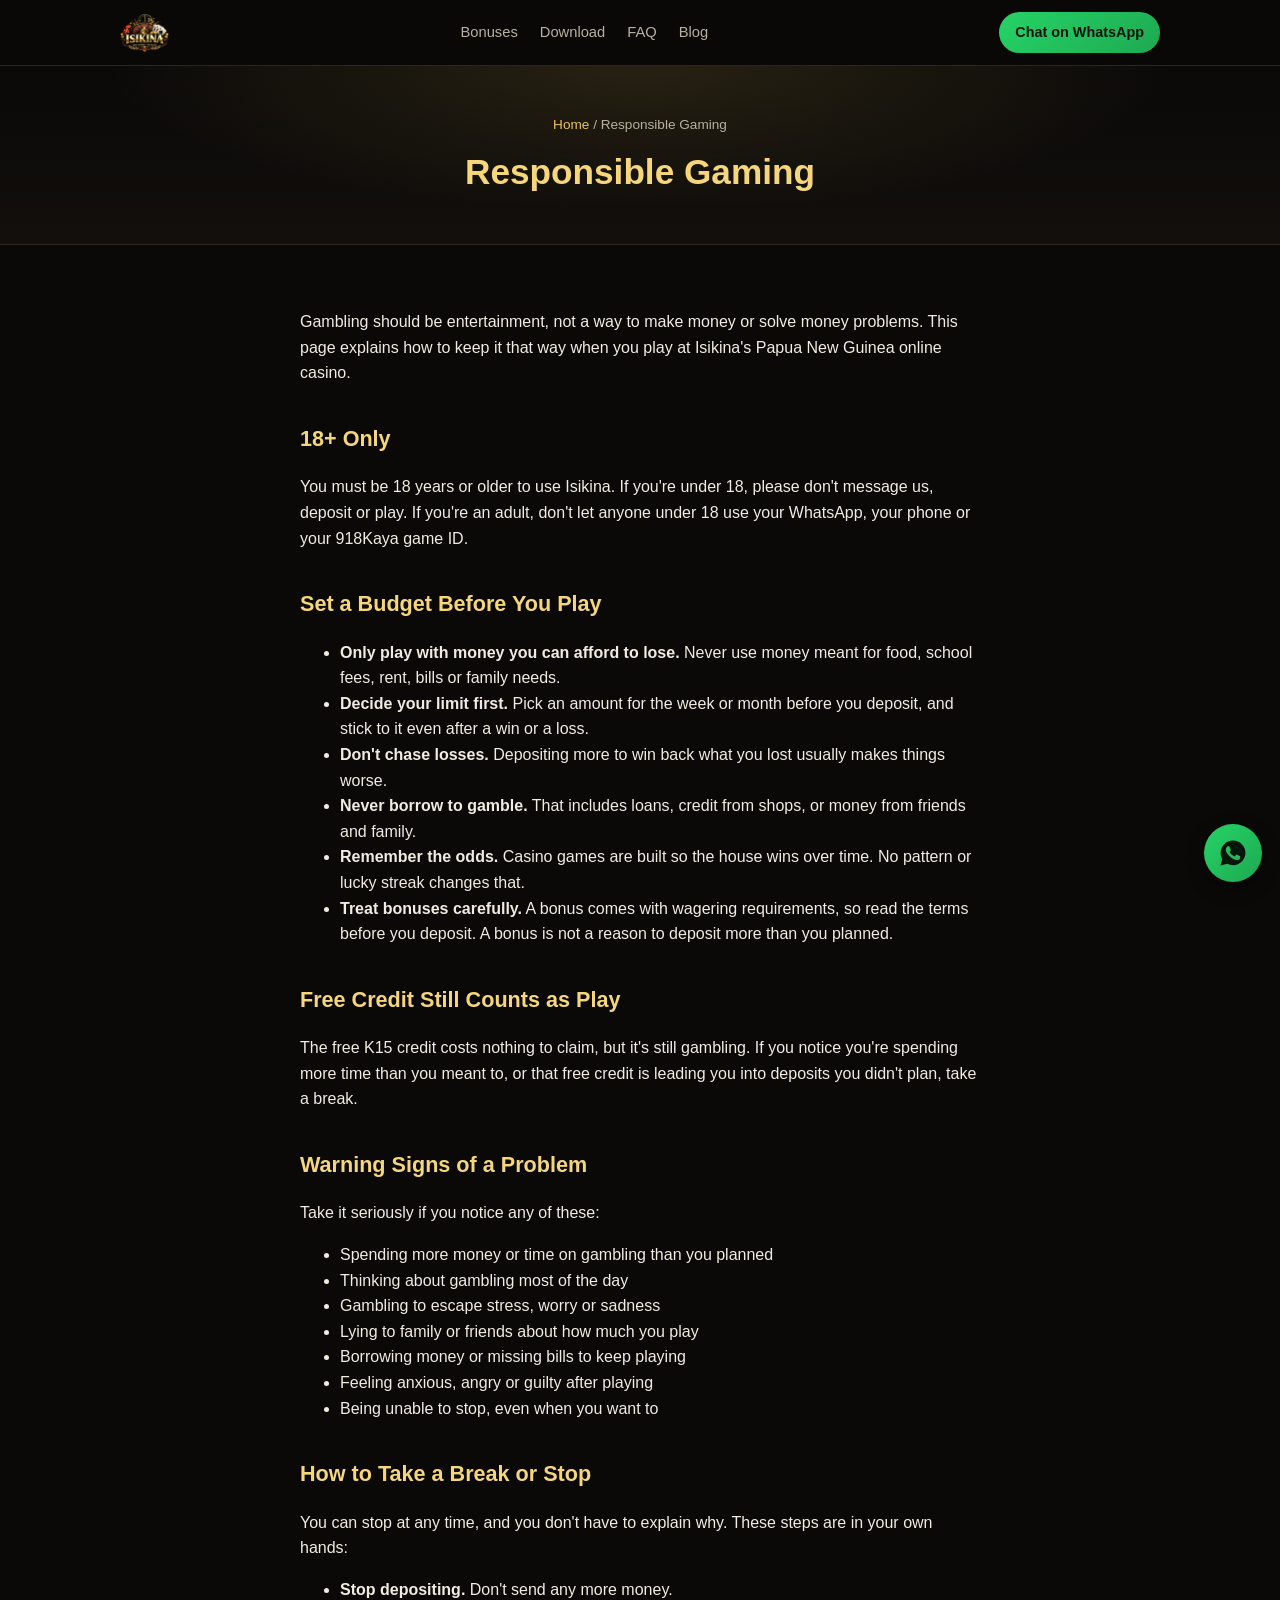
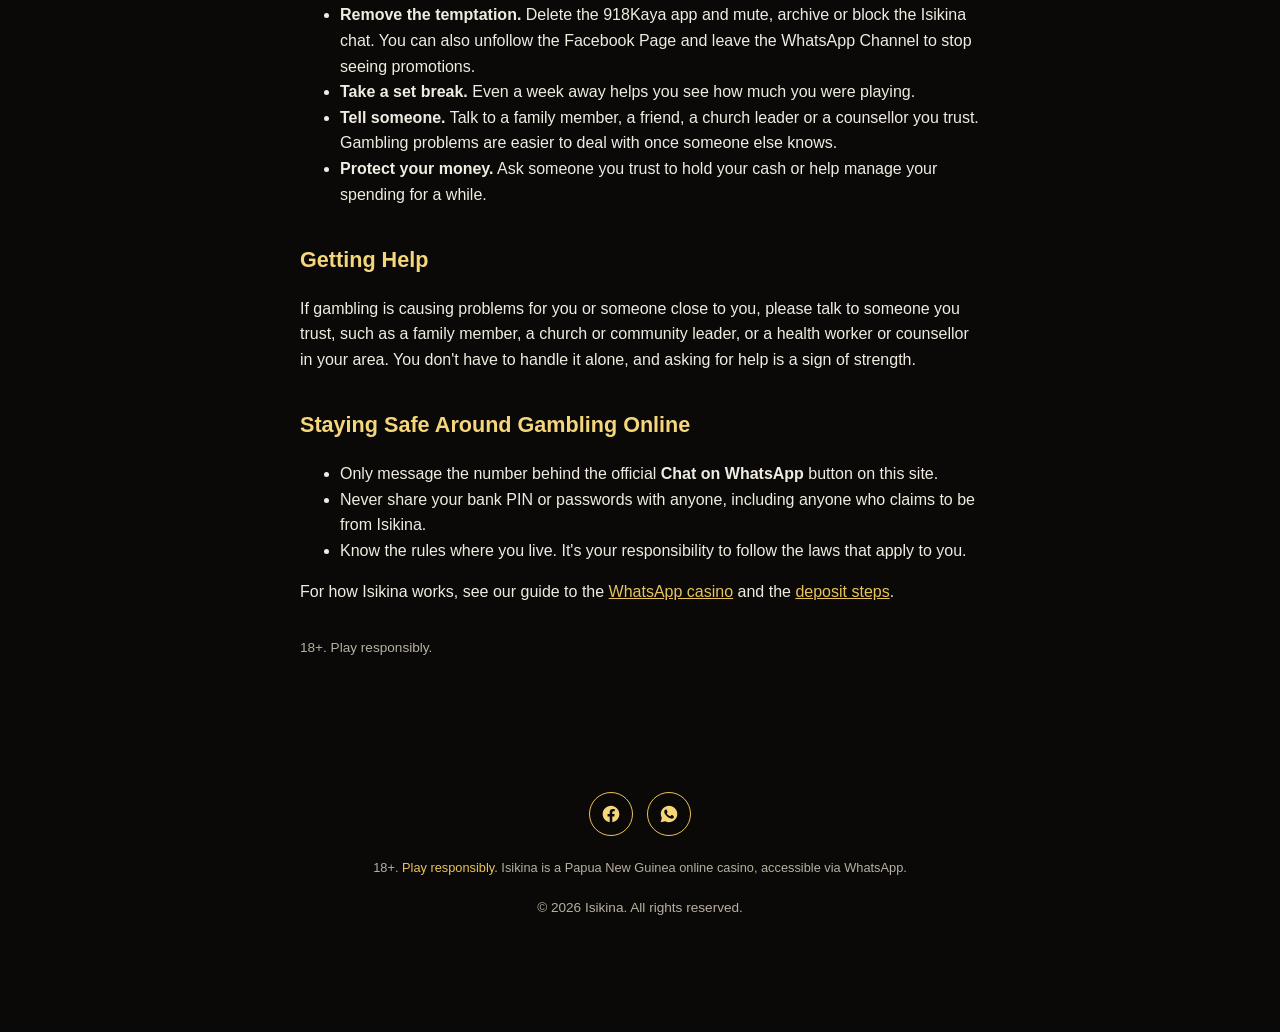
<file: responsible-gaming.html>
<!DOCTYPE html>
<html lang="en">
<head>
<!-- Google tag (gtag.js), deferred until after load to keep it off the critical rendering path -->
<script>
  window.dataLayer = window.dataLayer || [];
  function gtag(){dataLayer.push(arguments);}
  gtag('js', new Date());
  gtag('config', 'G-35WQNCTC9N');
  window.addEventListener('load', function () {
    var s = document.createElement('script');
    s.async = true;
    s.src = 'https://www.googletagmanager.com/gtag/js?id=G-35WQNCTC9N';
    document.head.appendChild(s);
  });
</script>
<meta charset="UTF-8">
<meta name="viewport" content="width=device-width, initial-scale=1.0">
<title>Responsible Gaming – Isikina Papua New Guinea</title>
<meta name="description" content="Isikina's responsible gaming information for Papua New Guinea players: 18+ only, set a budget, know the warning signs, and how to stop whenever you want.">
<link rel="canonical" href="https://www.isikina.com/responsible-gaming.html">

<meta property="og:type" content="website">
<meta property="og:title" content="Responsible Gaming – Isikina Papua New Guinea">
<meta property="og:description" content="Isikina's responsible gaming information for Papua New Guinea players: 18+ only, set a budget, know the warning signs, and how to stop whenever you want.">
<meta property="og:image" content="https://www.isikina.com/images/isikina-logo-og.jpg">
<meta property="og:url" content="https://www.isikina.com/responsible-gaming.html">
<meta name="twitter:card" content="summary_large_image">

<link rel="icon" type="image/png" sizes="32x32" href="images/favicon-32.png">
<link rel="apple-touch-icon" href="images/favicon-180.png">
<link rel="stylesheet" href="css/site.css">

<script type="application/ld+json">
{
  "@context": "https://schema.org",
  "@graph": [
    {
      "@type": "Organization",
      "@id": "https://www.isikina.com/#organization",
      "name": "Isikina",
      "url": "https://www.isikina.com/",
      "logo": "https://www.isikina.com/images/isikina-logo.png"
    },
    {
      "@type": "WebPage",
      "name": "Responsible Gaming – Isikina Papua New Guinea",
      "url": "https://www.isikina.com/responsible-gaming.html",
      "publisher": { "@id": "https://www.isikina.com/#organization" }
    },
    {
      "@type": "BreadcrumbList",
      "itemListElement": [
        { "@type": "ListItem", "position": 1, "name": "Home", "item": "https://www.isikina.com/" },
        { "@type": "ListItem", "position": 2, "name": "Responsible Gaming" }
      ]
    }
  ]
}
</script>
</head>
<body>

<header>
  <div class="nav">
    <a href="index.html" class="brand">
      <img src="images/isikina-logo-header.webp" alt="Isikina logo" width="100" height="77">
    </a>
    <nav class="nav-links">
      <a href="index.html#bonuses">Bonuses</a>
      <a href="index.html#download">Download</a>
      <a href="index.html#faq">FAQ</a>
      <a href="blog/index.html">Blog</a>
    </nav>
    <div class="header-actions">
      <button class="nav-toggle" aria-label="Menu">☰</button>
      <a class="btn-wa-small" href="https://tinyurl.com/isikina-event" target="_blank" rel="noopener">Chat on WhatsApp</a>
    </div>
  </div>
</header>

<section class="page-hero">
  <div class="container">
    <div class="breadcrumb"><a href="index.html">Home</a> / Responsible Gaming</div>
    <h1>Responsible Gaming</h1>
  </div>
</section>

<main>
<article class="post container">
  <p>Gambling should be entertainment, not a way to make money or solve money problems. This page explains how to keep it that way when you play at Isikina's Papua New Guinea online casino.</p>

  <h2 id="age">18+ Only</h2>
  <p>You must be 18 years or older to use Isikina. If you're under 18, please don't message us, deposit or play. If you're an adult, don't let anyone under 18 use your WhatsApp, your phone or your 918Kaya game ID.</p>

  <h2 id="budget">Set a Budget Before You Play</h2>
  <ul>
    <li><strong>Only play with money you can afford to lose.</strong> Never use money meant for food, school fees, rent, bills or family needs.</li>
    <li><strong>Decide your limit first.</strong> Pick an amount for the week or month before you deposit, and stick to it even after a win or a loss.</li>
    <li><strong>Don't chase losses.</strong> Depositing more to win back what you lost usually makes things worse.</li>
    <li><strong>Never borrow to gamble.</strong> That includes loans, credit from shops, or money from friends and family.</li>
    <li><strong>Remember the odds.</strong> Casino games are built so the house wins over time. No pattern or lucky streak changes that.</li>
    <li><strong>Treat bonuses carefully.</strong> A bonus comes with wagering requirements, so read the terms before you deposit. A bonus is not a reason to deposit more than you planned.</li>
  </ul>

  <h2 id="free-credit">Free Credit Still Counts as Play</h2>
  <p>The free K15 credit costs nothing to claim, but it's still gambling. If you notice you're spending more time than you meant to, or that free credit is leading you into deposits you didn't plan, take a break.</p>

  <h2 id="warning-signs">Warning Signs of a Problem</h2>
  <p>Take it seriously if you notice any of these:</p>
  <ul>
    <li>Spending more money or time on gambling than you planned</li>
    <li>Thinking about gambling most of the day</li>
    <li>Gambling to escape stress, worry or sadness</li>
    <li>Lying to family or friends about how much you play</li>
    <li>Borrowing money or missing bills to keep playing</li>
    <li>Feeling anxious, angry or guilty after playing</li>
    <li>Being unable to stop, even when you want to</li>
  </ul>

  <h2 id="stop">How to Take a Break or Stop</h2>
  <p>You can stop at any time, and you don't have to explain why. These steps are in your own hands:</p>
  <ul>
    <li><strong>Stop depositing.</strong> Don't send any more money.</li>
    <li><strong>Remove the temptation.</strong> Delete the 918Kaya app and mute, archive or block the Isikina chat. You can also unfollow the Facebook Page and leave the WhatsApp Channel to stop seeing promotions.</li>
    <li><strong>Take a set break.</strong> Even a week away helps you see how much you were playing.</li>
    <li><strong>Tell someone.</strong> Talk to a family member, a friend, a church leader or a counsellor you trust. Gambling problems are easier to deal with once someone else knows.</li>
    <li><strong>Protect your money.</strong> Ask someone you trust to hold your cash or help manage your spending for a while.</li>
  </ul>

  <h2 id="help">Getting Help</h2>
  <p>If gambling is causing problems for you or someone close to you, please talk to someone you trust, such as a family member, a church or community leader, or a health worker or counsellor in your area. You don't have to handle it alone, and asking for help is a sign of strength.</p>

  <h2 id="safe">Staying Safe Around Gambling Online</h2>
  <ul>
    <li>Only message the number behind the official <strong>Chat on WhatsApp</strong> button on this site.</li>
    <li>Never share your bank PIN or passwords with anyone, including anyone who claims to be from Isikina.</li>
    <li>Know the rules where you live. It's your responsibility to follow the laws that apply to you.</li>
  </ul>
  <p>For how Isikina works, see our guide to the <a class="inline-link" href="blog/isikina-whatsapp-casino.html">WhatsApp casino</a> and the <a class="inline-link" href="blog/isikina-deposit-via-whatsapp.html">deposit steps</a>.</p>

  <p style="margin-top:32px;color:var(--text-dim);font-size:0.85rem;">18+. Play responsibly.</p>
</article>
</main>

<footer>
  <div class="social-links">
    <a href="https://www.facebook.com/share/19qxvDRtX2/?mibextid=wwXIfr" target="_blank" rel="noopener" aria-label="Isikina on Facebook">
      <svg viewBox="0 0 24 24"><path d="M22 12c0-5.52-4.48-10-10-10S2 6.48 2 12c0 4.99 3.66 9.13 8.44 9.88v-6.99H7.9v-2.89h2.54V9.79c0-2.5 1.49-3.89 3.77-3.89 1.09 0 2.23.2 2.23.2v2.45h-1.26c-1.24 0-1.63.77-1.63 1.56v1.88h2.78l-.44 2.89h-2.34v6.99C18.34 21.13 22 16.99 22 12z"/></svg>
    </a>
    <a href="https://whatsapp.com/channel/0029Vb8jQrjIN9ioDK9UNj2c" target="_blank" rel="noopener" aria-label="Isikina WhatsApp Channel">
      <svg viewBox="0 0 24 24"><path d="M12.04 2C6.58 2 2.13 6.45 2.13 11.91c0 1.75.46 3.39 1.26 4.82L2 22l5.44-1.36a9.87 9.87 0 0 0 4.6 1.14h.01c5.46 0 9.91-4.45 9.91-9.91C21.96 6.45 17.5 2 12.04 2zm5.8 14.13c-.24.68-1.4 1.3-1.93 1.38-.5.08-1.13.11-1.82-.11-.42-.13-.96-.31-1.65-.6-2.9-1.25-4.79-4.17-4.94-4.36-.15-.2-1.18-1.57-1.18-3 0-1.42.75-2.12 1.01-2.41.26-.29.57-.36.76-.36.19 0 .38 0 .55.01.18.01.41-.07.64.49.24.58.81 2 .88 2.14.07.15.11.32.02.51-.09.19-.14.31-.27.48-.14.17-.29.37-.41.5-.14.14-.28.29-.12.57.16.28.71 1.18 1.53 1.91 1.05.94 1.94 1.23 2.22 1.37.28.14.44.12.6-.07.16-.19.7-.82.89-1.1.19-.28.38-.23.63-.14.26.09 1.66.79 1.94.93.28.14.47.21.54.33.07.12.07.68-.17 1.36z"/></svg>
    </a>
  </div>
  <p class="disclaimer">18+. <a href="responsible-gaming.html">Play responsibly.</a> Isikina is a Papua New Guinea online casino, accessible via WhatsApp.</p>
  <p>&copy; 2026 Isikina. All rights reserved.</p>
</footer>

<a class="fab-wa" href="https://tinyurl.com/isikina-event" target="_blank" rel="noopener" aria-label="Chat on WhatsApp">
  <svg xmlns="http://www.w3.org/2000/svg" width="30" height="30" viewBox="0 0 24 24" fill="#04150a"><path d="M12.04 2C6.58 2 2.13 6.45 2.13 11.91c0 1.75.46 3.39 1.26 4.82L2 22l5.44-1.36a9.87 9.87 0 0 0 4.6 1.14h.01c5.46 0 9.91-4.45 9.91-9.91C21.96 6.45 17.5 2 12.04 2zm5.8 14.13c-.24.68-1.4 1.3-1.93 1.38-.5.08-1.13.11-1.82-.11-.42-.13-.96-.31-1.65-.6-2.9-1.25-4.79-4.17-4.94-4.36-.15-.2-1.18-1.57-1.18-3 0-1.42.75-2.12 1.01-2.41.26-.29.57-.36.76-.36.19 0 .38 0 .55.01.18.01.41-.07.64.49.24.58.81 2 .88 2.14.07.15.11.32.02.51-.09.19-.14.31-.27.48-.14.17-.29.37-.41.5-.14.14-.28.29-.12.57.16.28.71 1.18 1.53 1.91 1.05.94 1.94 1.23 2.22 1.37.28.14.44.12.6-.07.16-.19.7-.82.89-1.1.19-.28.38-.23.63-.14.26.09 1.66.79 1.94.93.28.14.47.21.54.33.07.12.07.68-.17 1.36z"/></svg>
</a>

<script src="js/nav.js"></script>

</body>
</html>
</file>
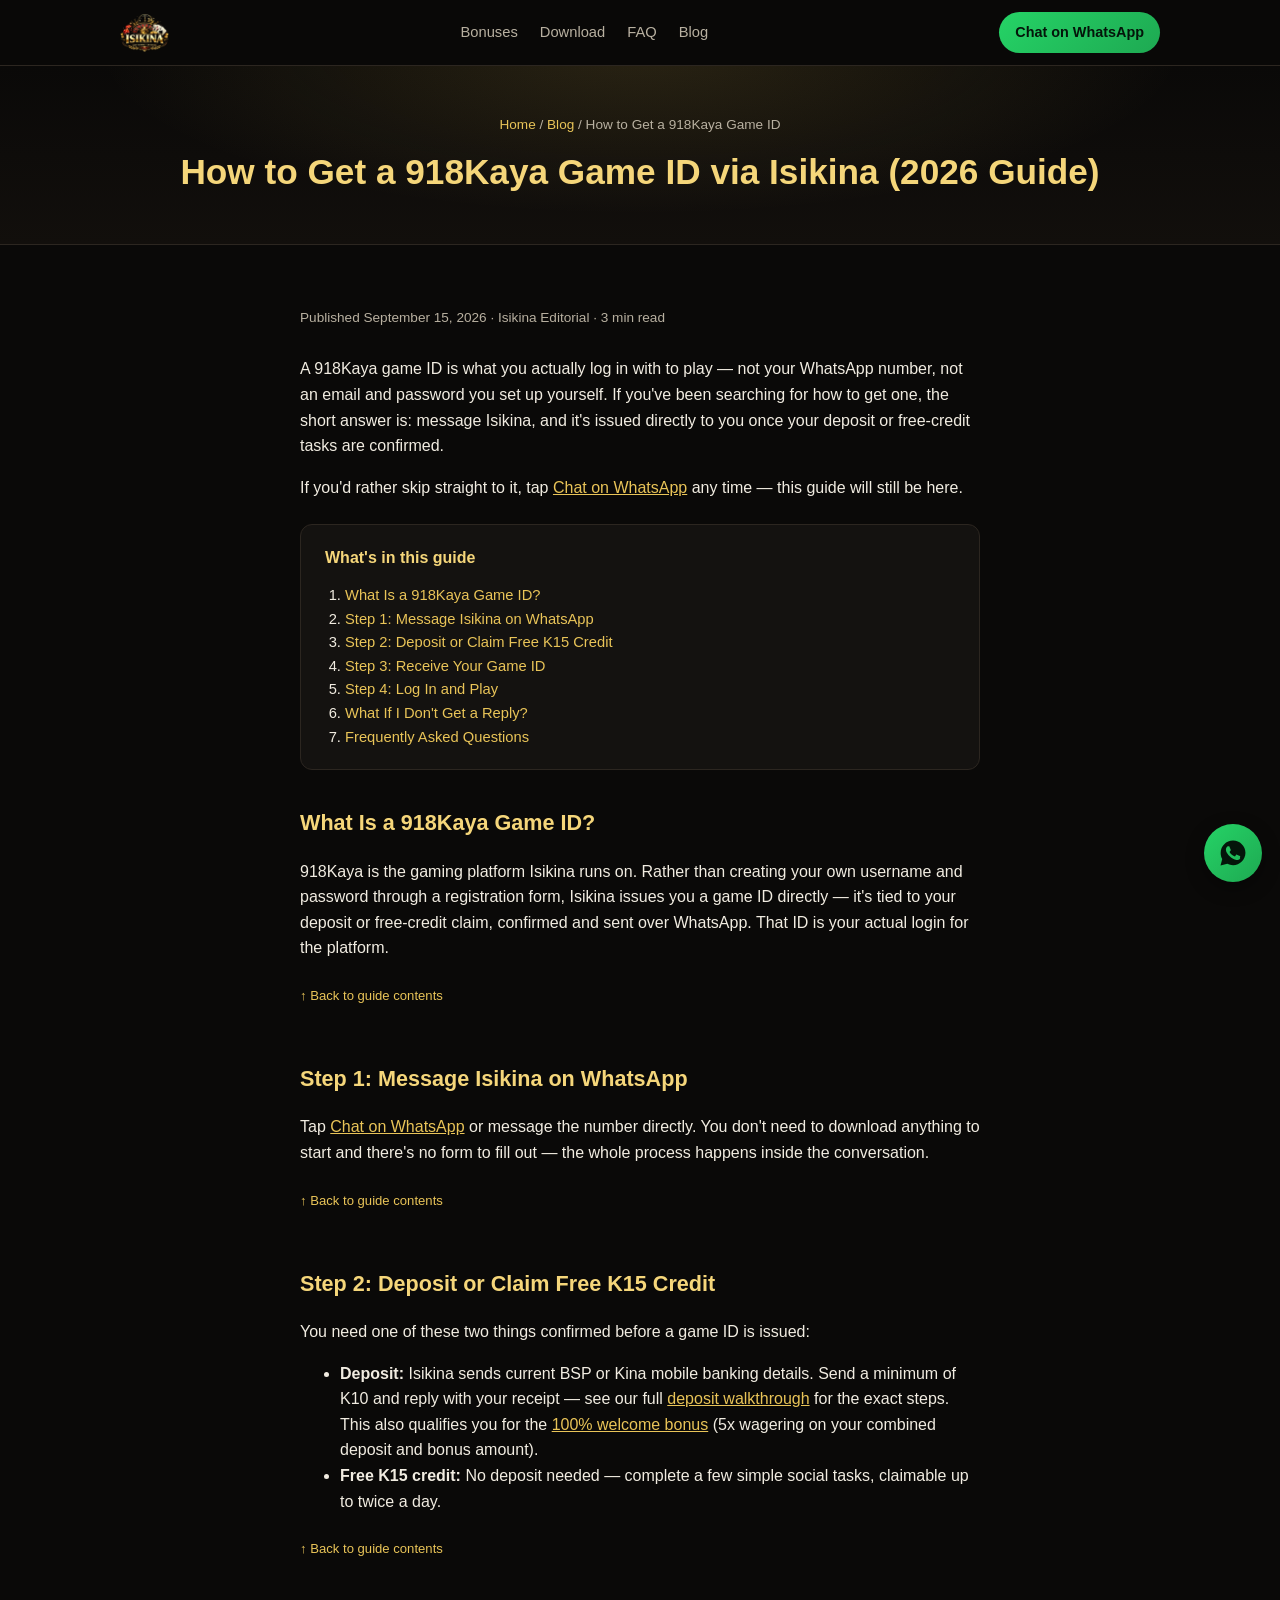
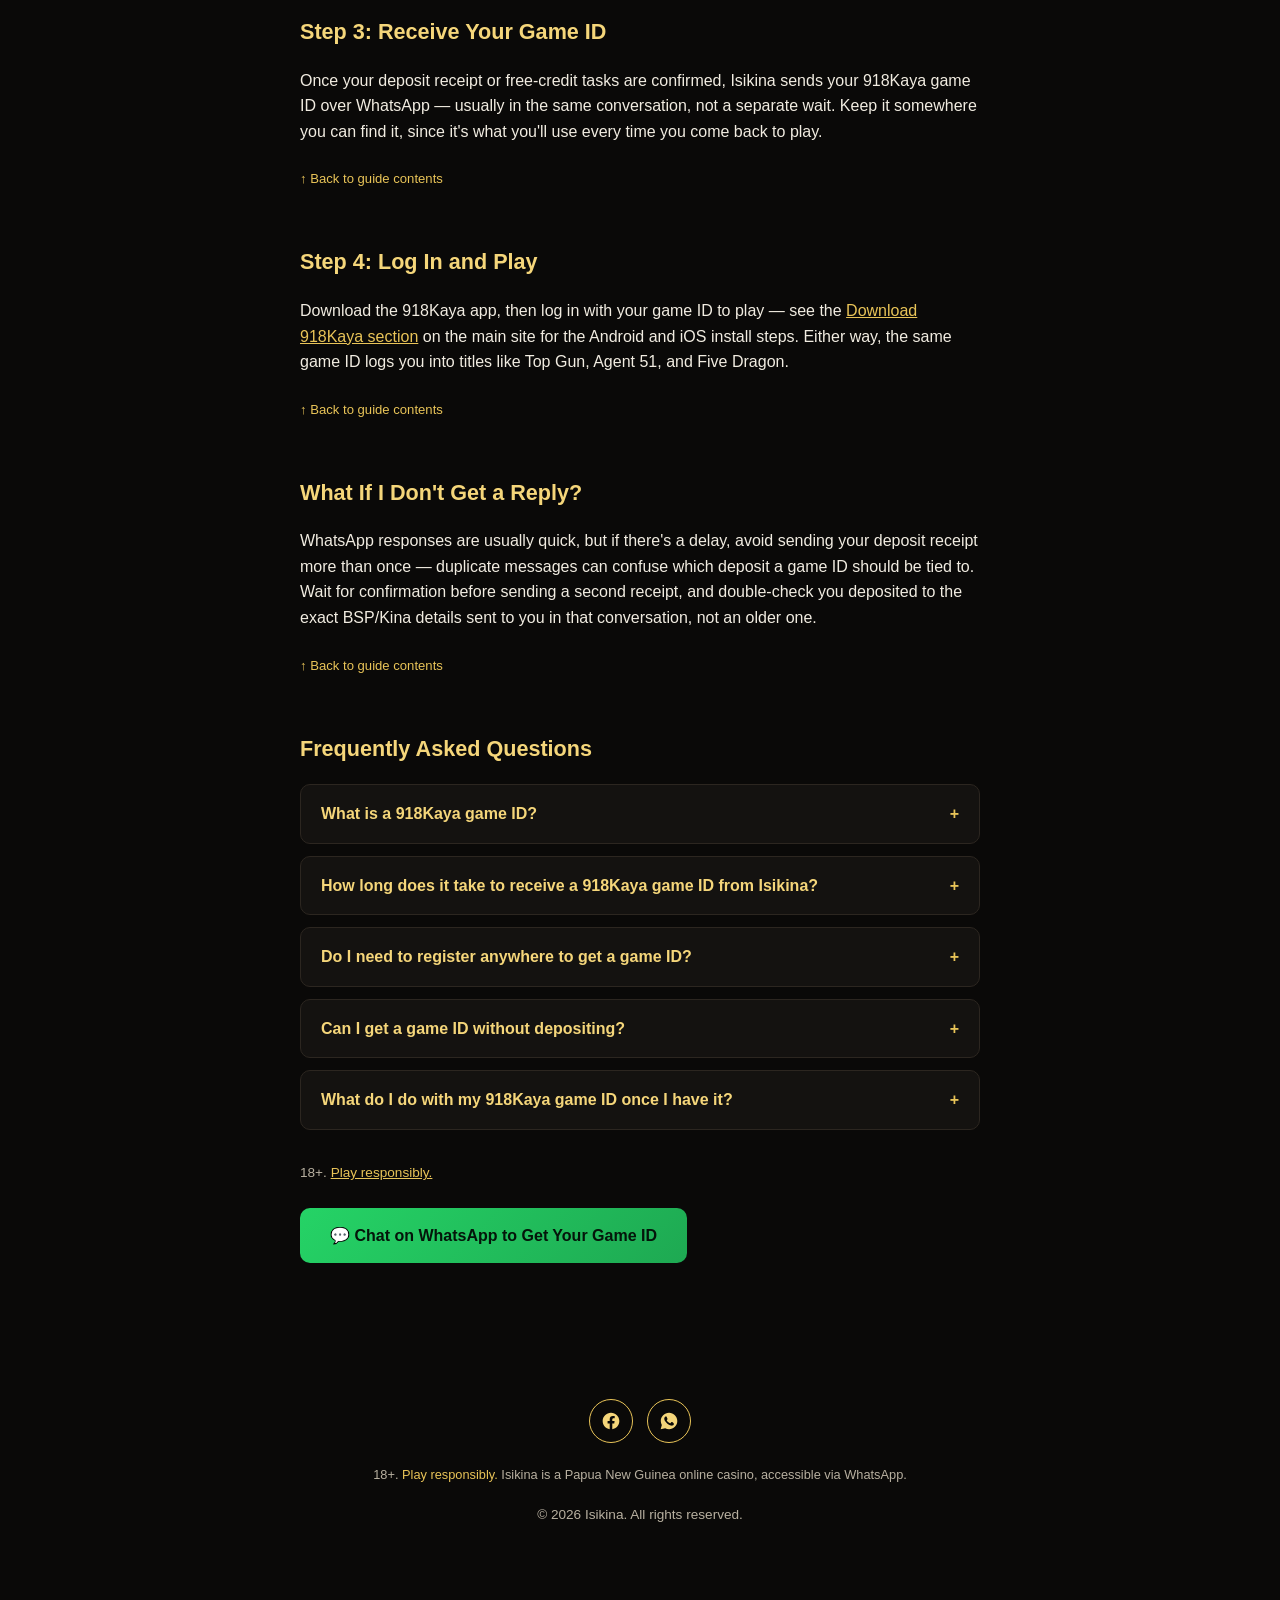
<file: blog/how-to-get-918kaya-game-id.html>
<!DOCTYPE html>
<html lang="en">
<head>
<!-- Google tag (gtag.js), deferred until after load to keep it off the critical rendering path -->
<script>
  window.dataLayer = window.dataLayer || [];
  function gtag(){dataLayer.push(arguments);}
  gtag('js', new Date());
  gtag('config', 'G-35WQNCTC9N');
  window.addEventListener('load', function () {
    var s = document.createElement('script');
    s.async = true;
    s.src = 'https://www.googletagmanager.com/gtag/js?id=G-35WQNCTC9N';
    document.head.appendChild(s);
  });
</script>
<meta charset="UTF-8">
<meta name="viewport" content="width=device-width, initial-scale=1.0">
<title>How to Get a 918Kaya Game ID via Isikina (2026 Guide)</title>
<meta name="description" content="A 918Kaya game ID is what you actually log in with to play — here's exactly how to get one through Isikina on WhatsApp, no registration form or app store account needed.">
<link rel="canonical" href="https://www.isikina.com/blog/how-to-get-918kaya-game-id.html">

<meta property="og:type" content="article">
<meta property="og:title" content="How to Get a 918Kaya Game ID via Isikina (2026 Guide)">
<meta property="og:description" content="A 918Kaya game ID is what you actually log in with to play — here's exactly how to get one through Isikina on WhatsApp, no registration form or app store account needed.">
<meta property="og:image" content="https://www.isikina.com/images/isikina-logo-og.jpg">
<meta property="og:url" content="https://www.isikina.com/blog/how-to-get-918kaya-game-id.html">
<meta name="twitter:card" content="summary_large_image">

<link rel="icon" type="image/png" sizes="32x32" href="../images/favicon-32.png">
<link rel="apple-touch-icon" href="../images/favicon-180.png">
<link rel="stylesheet" href="../css/site.css">

<script type="application/ld+json">
{
  "@context": "https://schema.org",
  "@graph": [
    {
      "@type": "Organization",
      "@id": "https://www.isikina.com/#organization",
      "name": "Isikina",
      "url": "https://www.isikina.com/",
      "logo": "https://www.isikina.com/images/isikina-logo.png"
    },
    {
      "@type": "Article",
      "headline": "How to Get a 918Kaya Game ID via Isikina (2026 Guide)",
      "description": "A 918Kaya game ID is what you actually log in with to play — here's exactly how to get one through Isikina on WhatsApp, no registration form or app store account needed.",
      "author": { "@id": "https://www.isikina.com/#organization" },
      "publisher": { "@id": "https://www.isikina.com/#organization" },
      "datePublished": "2026-09-15",
      "dateModified": "2026-09-15",
      "image": "https://www.isikina.com/images/isikina-logo-og.jpg",
      "mainEntityOfPage": "https://www.isikina.com/blog/how-to-get-918kaya-game-id.html"
    },
    {
      "@type": "BreadcrumbList",
      "itemListElement": [
        { "@type": "ListItem", "position": 1, "name": "Home", "item": "https://www.isikina.com/" },
        { "@type": "ListItem", "position": 2, "name": "Blog", "item": "https://www.isikina.com/blog/index.html" },
        { "@type": "ListItem", "position": 3, "name": "How to Get a 918Kaya Game ID" }
      ]
    },
    {
      "@type": "FAQPage",
      "mainEntity": [
        {"@type":"Question","name":"What is a 918Kaya game ID?","acceptedAnswer":{"@type":"Answer","text":"It's the credential you log in with to actually play on the 918Kaya platform. Isikina issues it directly over WhatsApp once your deposit or free-credit tasks are confirmed — there's no separate account you create yourself."}},
        {"@type":"Question","name":"How long does it take to receive a 918Kaya game ID from Isikina?","acceptedAnswer":{"@type":"Answer","text":"Usually the same WhatsApp conversation — once staff confirm your deposit receipt or completed free-credit tasks, they send the game ID directly in the chat."}},
        {"@type":"Question","name":"Do I need to register anywhere to get a game ID?","acceptedAnswer":{"@type":"Answer","text":"No. There's no registration form at all. Message Isikina on WhatsApp, deposit or complete the free-credit tasks, and the game ID is issued to you directly."}},
        {"@type":"Question","name":"Can I get a game ID without depositing?","acceptedAnswer":{"@type":"Answer","text":"Yes — completing Isikina's free K15 credit tasks (claimable up to twice a day) also gets you a game ID, no deposit required."}},
        {"@type":"Question","name":"What do I do with my 918Kaya game ID once I have it?","acceptedAnswer":{"@type":"Answer","text":"Download the 918Kaya app and log in there with your game ID to play."}}
      ]
    }
  ]
}
</script>
</head>
<body>

<header>
  <div class="nav">
    <a href="../index.html" class="brand">
      <img src="../images/isikina-logo-header.webp" alt="Isikina logo" width="100" height="77">
    </a>
    <nav class="nav-links">
      <a href="../index.html#bonuses">Bonuses</a>
      <a href="../index.html#download">Download</a>
      <a href="../index.html#faq">FAQ</a>
      <a href="index.html">Blog</a>
    </nav>
    <div class="header-actions">
      <button class="nav-toggle" aria-label="Menu">☰</button>
      <a class="btn-wa-small" href="https://tinyurl.com/isikina-event" target="_blank" rel="noopener">Chat on WhatsApp</a>
    </div>
  </div>
</header>

<section class="page-hero">
  <div class="container">
    <div class="breadcrumb"><a href="../index.html">Home</a> / <a href="index.html">Blog</a> / How to Get a 918Kaya Game ID</div>
    <h1>How to Get a 918Kaya Game ID via Isikina (2026 Guide)</h1>
  </div>
</section>

<main>
<article class="post container">
  <p class="post-meta">Published September 15, 2026 &middot; Isikina Editorial &middot; 3 min read</p>

  <p>A 918Kaya game ID is what you actually log in with to play — not your WhatsApp number, not an email and password you set up yourself. If you've been searching for how to get one, the short answer is: message Isikina, and it's issued directly to you once your deposit or free-credit tasks are confirmed.</p>
  <p>If you'd rather skip straight to it, tap <a class="inline-link" href="https://tinyurl.com/isikina-event" target="_blank" rel="noopener">Chat on WhatsApp</a> any time — this guide will still be here.</p>

  <nav class="toc-box" id="toc" aria-label="Table of contents">
    <h2>What's in this guide</h2>
    <ol>
      <li><a href="#what-is-it">What Is a 918Kaya Game ID?</a></li>
      <li><a href="#step-1">Step 1: Message Isikina on WhatsApp</a></li>
      <li><a href="#step-2">Step 2: Deposit or Claim Free K15 Credit</a></li>
      <li><a href="#step-3">Step 3: Receive Your Game ID</a></li>
      <li><a href="#step-4">Step 4: Log In and Play</a></li>
      <li><a href="#no-reply">What If I Don't Get a Reply?</a></li>
      <li><a href="#faq">Frequently Asked Questions</a></li>
    </ol>
  </nav>

  <h2 id="what-is-it">What Is a 918Kaya Game ID?</h2>
  <p>918Kaya is the gaming platform Isikina runs on. Rather than creating your own username and password through a registration form, Isikina issues you a game ID directly — it's tied to your deposit or free-credit claim, confirmed and sent over WhatsApp. That ID is your actual login for the platform.</p>
  <a href="#toc" class="jump-top">↑ Back to guide contents</a>

  <h2 id="step-1">Step 1: Message Isikina on WhatsApp</h2>
  <p>Tap <a class="inline-link" href="https://tinyurl.com/isikina-event" target="_blank" rel="noopener">Chat on WhatsApp</a> or message the number directly. You don't need to download anything to start and there's no form to fill out — the whole process happens inside the conversation.</p>
  <a href="#toc" class="jump-top">↑ Back to guide contents</a>

  <h2 id="step-2">Step 2: Deposit or Claim Free K15 Credit</h2>
  <p>You need one of these two things confirmed before a game ID is issued:</p>
  <ul>
    <li><strong>Deposit:</strong> Isikina sends current BSP or Kina mobile banking details. Send a minimum of K10 and reply with your receipt — see our full <a class="inline-link" href="isikina-deposit-via-whatsapp.html">deposit walkthrough</a> for the exact steps. This also qualifies you for the <a class="inline-link" href="../index.html#bonuses">100% welcome bonus</a> (5x wagering on your combined deposit and bonus amount).</li>
    <li><strong>Free K15 credit:</strong> No deposit needed — complete a few simple social tasks, claimable up to twice a day.</li>
  </ul>
  <a href="#toc" class="jump-top">↑ Back to guide contents</a>

  <h2 id="step-3">Step 3: Receive Your Game ID</h2>
  <p>Once your deposit receipt or free-credit tasks are confirmed, Isikina sends your 918Kaya game ID over WhatsApp — usually in the same conversation, not a separate wait. Keep it somewhere you can find it, since it's what you'll use every time you come back to play.</p>
  <a href="#toc" class="jump-top">↑ Back to guide contents</a>

  <h2 id="step-4">Step 4: Log In and Play</h2>
  <p>Download the 918Kaya app, then log in with your game ID to play — see the <a class="inline-link" href="../index.html#download">Download 918Kaya section</a> on the main site for the Android and iOS install steps. Either way, the same game ID logs you into titles like Top Gun, Agent 51, and Five Dragon.</p>
  <a href="#toc" class="jump-top">↑ Back to guide contents</a>

  <h2 id="no-reply">What If I Don't Get a Reply?</h2>
  <p>WhatsApp responses are usually quick, but if there's a delay, avoid sending your deposit receipt more than once — duplicate messages can confuse which deposit a game ID should be tied to. Wait for confirmation before sending a second receipt, and double-check you deposited to the exact BSP/Kina details sent to you in that conversation, not an older one.</p>
  <a href="#toc" class="jump-top">↑ Back to guide contents</a>

  <h2 id="faq">Frequently Asked Questions</h2>
  <div class="faq" style="margin:0;">
    <details>
      <summary>What is a 918Kaya game ID?</summary>
      <p>It's the credential you log in with to actually play on the 918Kaya platform. Isikina issues it directly over WhatsApp once your deposit or free-credit tasks are confirmed — there's no separate account you create yourself.</p>
    </details>
    <details>
      <summary>How long does it take to receive a 918Kaya game ID from Isikina?</summary>
      <p>Usually the same WhatsApp conversation — once staff confirm your deposit receipt or completed free-credit tasks, they send the game ID directly in the chat.</p>
    </details>
    <details>
      <summary>Do I need to register anywhere to get a game ID?</summary>
      <p>No. There's no registration form at all. Message Isikina on WhatsApp, deposit or complete the free-credit tasks, and the game ID is issued to you directly.</p>
    </details>
    <details>
      <summary>Can I get a game ID without depositing?</summary>
      <p>Yes — completing Isikina's free K15 credit tasks (claimable up to twice a day) also gets you a game ID, no deposit required.</p>
    </details>
    <details>
      <summary>What do I do with my 918Kaya game ID once I have it?</summary>
      <p>Download the 918Kaya app and log in there with your game ID to play.</p>
    </details>
  </div>

  <p style="margin-top:32px;color:var(--text-dim);font-size:0.85rem;">18+. <a class="inline-link" href="../responsible-gaming.html">Play responsibly.</a></p>

  <p style="margin-top:24px;"><a class="btn btn-primary" href="https://tinyurl.com/isikina-event" target="_blank" rel="noopener">💬 Chat on WhatsApp to Get Your Game ID</a></p>
</article>
</main>

<footer>
  <div class="social-links">
    <a href="https://www.facebook.com/share/19qxvDRtX2/?mibextid=wwXIfr" target="_blank" rel="noopener" aria-label="Isikina on Facebook">
      <svg viewBox="0 0 24 24"><path d="M22 12c0-5.52-4.48-10-10-10S2 6.48 2 12c0 4.99 3.66 9.13 8.44 9.88v-6.99H7.9v-2.89h2.54V9.79c0-2.5 1.49-3.89 3.77-3.89 1.09 0 2.23.2 2.23.2v2.45h-1.26c-1.24 0-1.63.77-1.63 1.56v1.88h2.78l-.44 2.89h-2.34v6.99C18.34 21.13 22 16.99 22 12z"/></svg>
    </a>
    <a href="https://whatsapp.com/channel/0029Vb8jQrjIN9ioDK9UNj2c" target="_blank" rel="noopener" aria-label="Isikina WhatsApp Channel">
      <svg viewBox="0 0 24 24"><path d="M12.04 2C6.58 2 2.13 6.45 2.13 11.91c0 1.75.46 3.39 1.26 4.82L2 22l5.44-1.36a9.87 9.87 0 0 0 4.6 1.14h.01c5.46 0 9.91-4.45 9.91-9.91C21.96 6.45 17.5 2 12.04 2zm5.8 14.13c-.24.68-1.4 1.3-1.93 1.38-.5.08-1.13.11-1.82-.11-.42-.13-.96-.31-1.65-.6-2.9-1.25-4.79-4.17-4.94-4.36-.15-.2-1.18-1.57-1.18-3 0-1.42.75-2.12 1.01-2.41.26-.29.57-.36.76-.36.19 0 .38 0 .55.01.18.01.41-.07.64.49.24.58.81 2 .88 2.14.07.15.11.32.02.51-.09.19-.14.31-.27.48-.14.17-.29.37-.41.5-.14.14-.28.29-.12.57.16.28.71 1.18 1.53 1.91 1.05.94 1.94 1.23 2.22 1.37.28.14.44.12.6-.07.16-.19.7-.82.89-1.1.19-.28.38-.23.63-.14.26.09 1.66.79 1.94.93.28.14.47.21.54.33.07.12.07.68-.17 1.36z"/></svg>
    </a>
  </div>
  <p class="disclaimer">18+. <a href="../responsible-gaming.html">Play responsibly.</a> Isikina is a Papua New Guinea online casino, accessible via WhatsApp.</p>
  <p>&copy; 2026 Isikina. All rights reserved.</p>
</footer>

<a class="fab-wa" href="https://tinyurl.com/isikina-event" target="_blank" rel="noopener" aria-label="Chat on WhatsApp">
  <svg xmlns="http://www.w3.org/2000/svg" width="30" height="30" viewBox="0 0 24 24" fill="#04150a"><path d="M12.04 2C6.58 2 2.13 6.45 2.13 11.91c0 1.75.46 3.39 1.26 4.82L2 22l5.44-1.36a9.87 9.87 0 0 0 4.6 1.14h.01c5.46 0 9.91-4.45 9.91-9.91C21.96 6.45 17.5 2 12.04 2zm5.8 14.13c-.24.68-1.4 1.3-1.93 1.38-.5.08-1.13.11-1.82-.11-.42-.13-.96-.31-1.65-.6-2.9-1.25-4.79-4.17-4.94-4.36-.15-.2-1.18-1.57-1.18-3 0-1.42.75-2.12 1.01-2.41.26-.29.57-.36.76-.36.19 0 .38 0 .55.01.18.01.41-.07.64.49.24.58.81 2 .88 2.14.07.15.11.32.02.51-.09.19-.14.31-.27.48-.14.17-.29.37-.41.5-.14.14-.28.29-.12.57.16.28.71 1.18 1.53 1.91 1.05.94 1.94 1.23 2.22 1.37.28.14.44.12.6-.07.16-.19.7-.82.89-1.1.19-.28.38-.23.63-.14.26.09 1.66.79 1.94.93.28.14.47.21.54.33.07.12.07.68-.17 1.36z"/></svg>
</a>

<script src="../js/nav.js"></script>

</body>
</html>
</file>
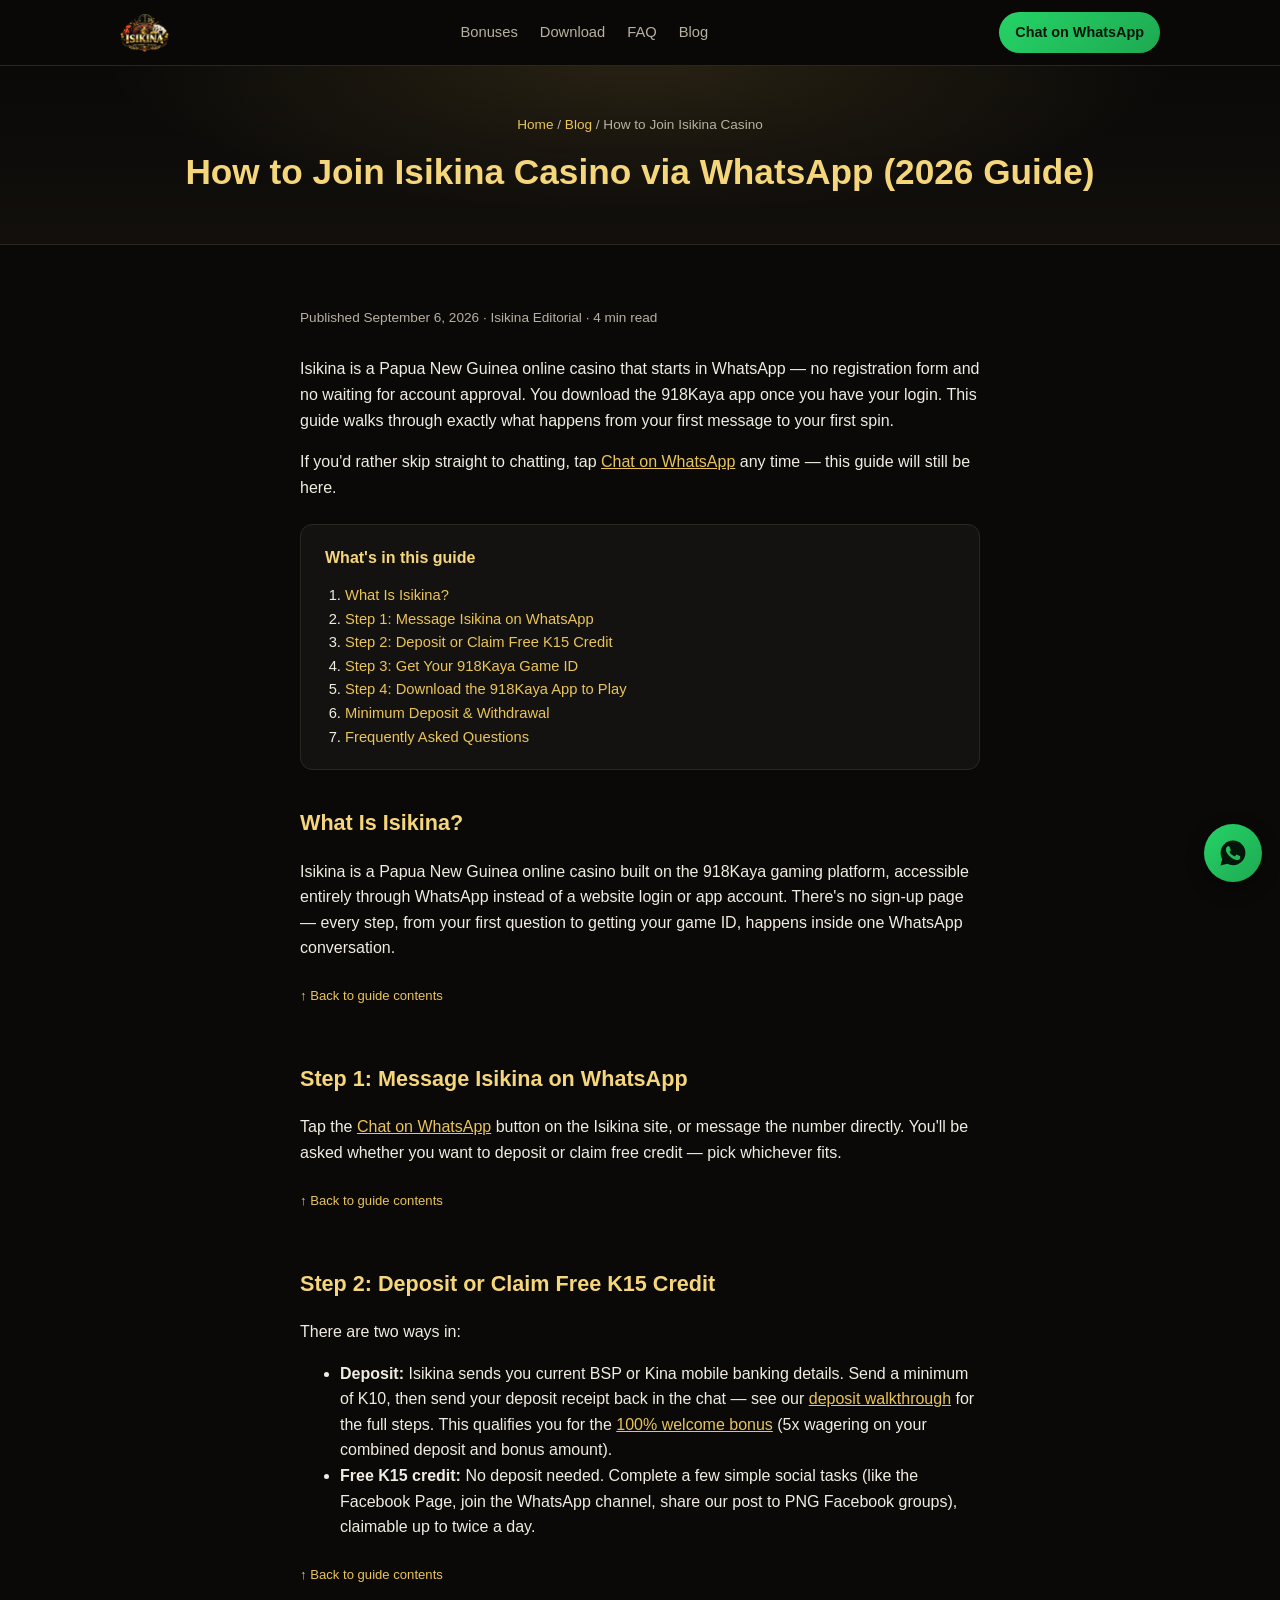
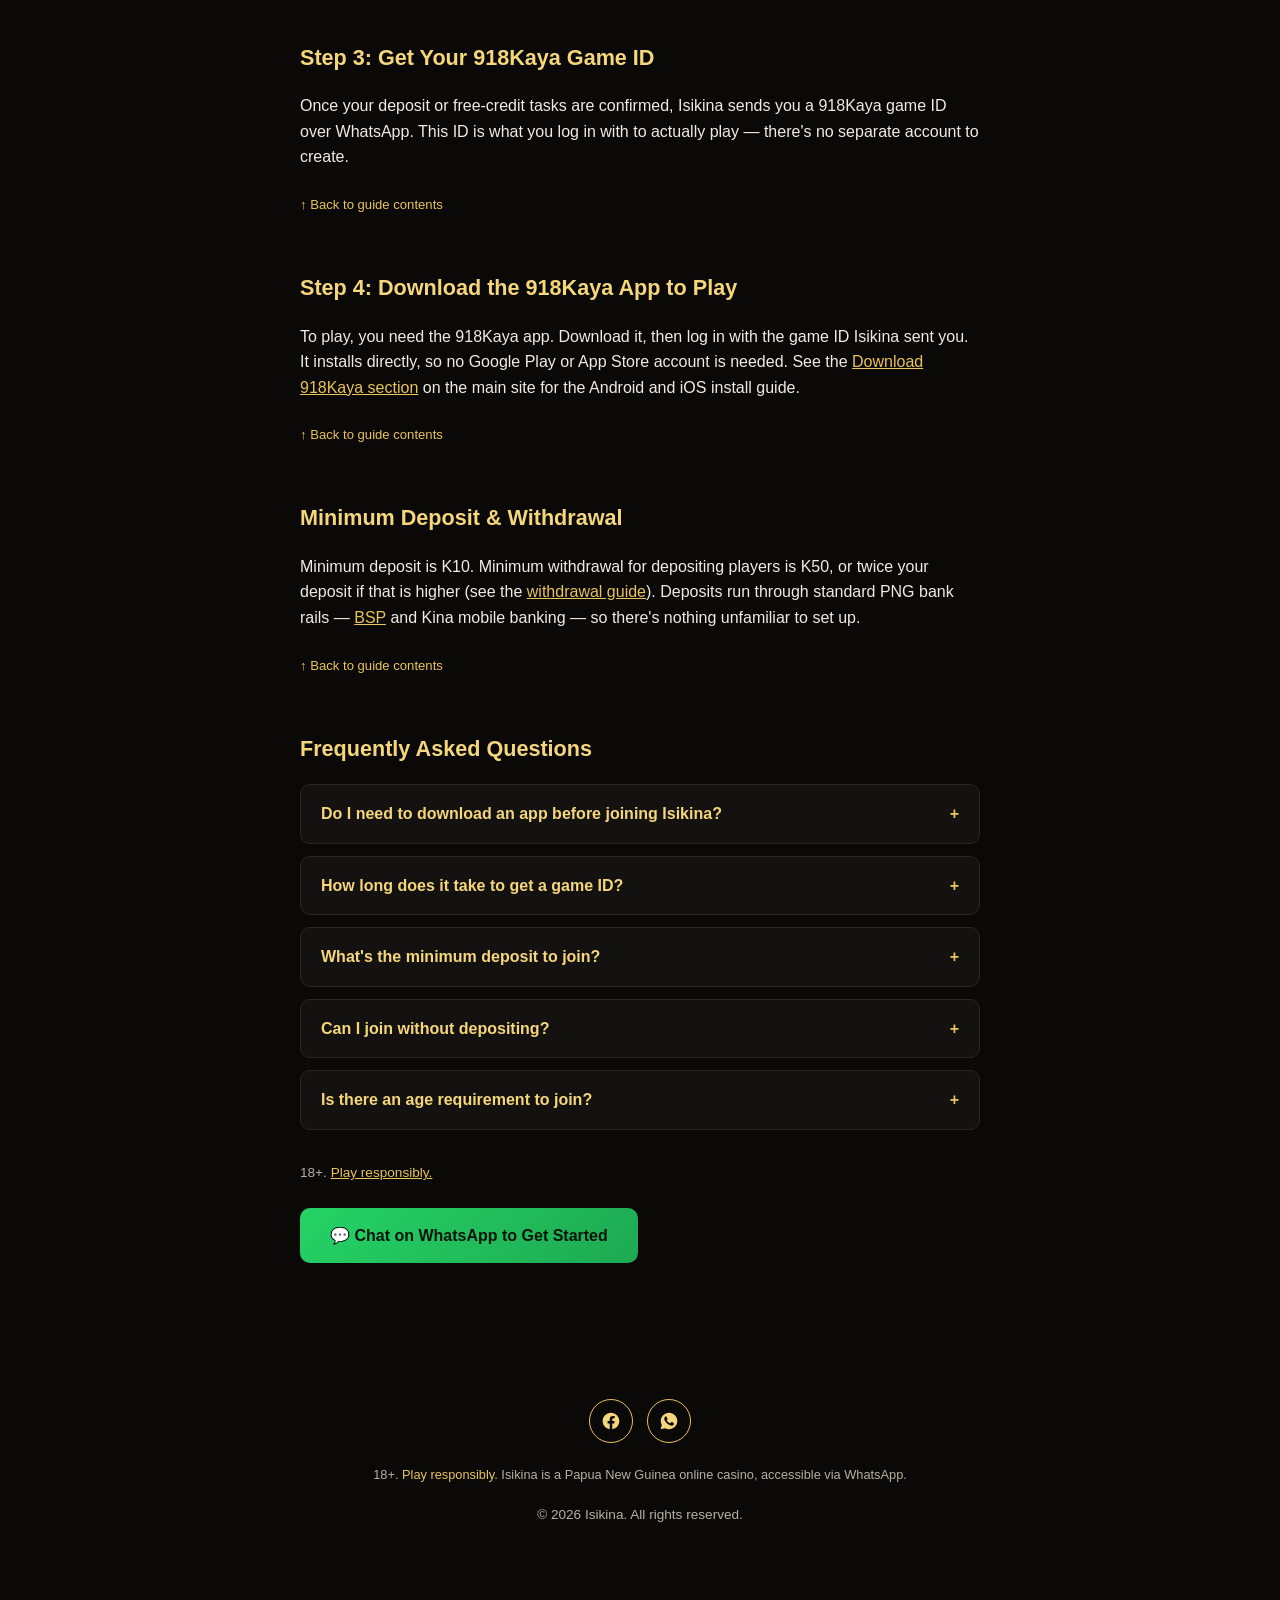
<file: blog/how-to-join-isikina-casino.html>
<!DOCTYPE html>
<html lang="en">
<head>
<!-- Google tag (gtag.js), deferred until after load to keep it off the critical rendering path -->
<script>
  window.dataLayer = window.dataLayer || [];
  function gtag(){dataLayer.push(arguments);}
  gtag('js', new Date());
  gtag('config', 'G-35WQNCTC9N');
  window.addEventListener('load', function () {
    var s = document.createElement('script');
    s.async = true;
    s.src = 'https://www.googletagmanager.com/gtag/js?id=G-35WQNCTC9N';
    document.head.appendChild(s);
  });
</script>
<meta charset="UTF-8">
<meta name="viewport" content="width=device-width, initial-scale=1.0">
<title>How to Join Isikina Casino via WhatsApp (2026 Guide)</title>
<meta name="description" content="Step-by-step guide to joining Isikina, a Papua New Guinea online casino on WhatsApp: how to deposit, claim free K15 credit, and get your 918Kaya game ID.">
<link rel="canonical" href="https://www.isikina.com/blog/how-to-join-isikina-casino.html">

<meta property="og:type" content="article">
<meta property="og:title" content="How to Join Isikina Casino via WhatsApp (2026 Guide)">
<meta property="og:description" content="Step-by-step guide to joining Isikina, a Papua New Guinea online casino on WhatsApp: how to deposit, claim free K15 credit, and get your 918Kaya game ID.">
<meta property="og:image" content="https://www.isikina.com/images/isikina-logo-og.jpg">
<meta property="og:url" content="https://www.isikina.com/blog/how-to-join-isikina-casino.html">
<meta name="twitter:card" content="summary_large_image">

<link rel="icon" type="image/png" sizes="32x32" href="../images/favicon-32.png">
<link rel="apple-touch-icon" href="../images/favicon-180.png">
<link rel="stylesheet" href="../css/site.css">

<script type="application/ld+json">
{
  "@context": "https://schema.org",
  "@graph": [
    {
      "@type": "Organization",
      "@id": "https://www.isikina.com/#organization",
      "name": "Isikina",
      "url": "https://www.isikina.com/",
      "logo": "https://www.isikina.com/images/isikina-logo.png"
    },
    {
      "@type": "Article",
      "headline": "How to Join Isikina Casino via WhatsApp (2026 Guide)",
      "description": "Step-by-step guide to joining Isikina, a Papua New Guinea online casino on WhatsApp: how to deposit, claim free K15 credit, and get your 918Kaya game ID.",
      "author": { "@id": "https://www.isikina.com/#organization" },
      "publisher": { "@id": "https://www.isikina.com/#organization" },
      "datePublished": "2026-09-06",
      "dateModified": "2026-09-06",
      "image": "https://www.isikina.com/images/isikina-logo-og.jpg",
      "mainEntityOfPage": "https://www.isikina.com/blog/how-to-join-isikina-casino.html"
    },
    {
      "@type": "BreadcrumbList",
      "itemListElement": [
        { "@type": "ListItem", "position": 1, "name": "Home", "item": "https://www.isikina.com/" },
        { "@type": "ListItem", "position": 2, "name": "Blog", "item": "https://www.isikina.com/blog/index.html" },
        { "@type": "ListItem", "position": 3, "name": "How to Join Isikina Casino via WhatsApp" }
      ]
    },
    {
      "@type": "FAQPage",
      "mainEntity": [
        {"@type":"Question","name":"Do I need to download an app before joining Isikina?","acceptedAnswer":{"@type":"Answer","text":"Not to join or to get your game ID. Message Isikina on WhatsApp first to deposit or claim free credit. But you do need to download the 918Kaya app to play, and you log in there with the game ID Isikina sends you."}},
        {"@type":"Question","name":"How long does it take to get a game ID?","acceptedAnswer":{"@type":"Answer","text":"Once you send your deposit receipt or complete the free-credit tasks, Isikina staff confirm and send your 918Kaya game ID over WhatsApp, usually the same conversation."}},
        {"@type":"Question","name":"What's the minimum deposit to join?","acceptedAnswer":{"@type":"Answer","text":"K10. Minimum withdrawal for depositing players is K50, or twice your deposit if that is higher."}},
        {"@type":"Question","name":"Can I join without depositing?","acceptedAnswer":{"@type":"Answer","text":"Yes — Isikina offers a free K15 credit claimable up to twice a day by completing a few simple social tasks instead of depositing."}},
        {"@type":"Question","name":"Is there an age requirement to join?","acceptedAnswer":{"@type":"Answer","text":"Yes, you must be 18 years or older to use Isikina's services."}}
      ]
    }
  ]
}
</script>
</head>
<body>

<header>
  <div class="nav">
    <a href="../index.html" class="brand">
      <img src="../images/isikina-logo-header.webp" alt="Isikina logo" width="100" height="77">
    </a>
    <nav class="nav-links">
      <a href="../index.html#bonuses">Bonuses</a>
      <a href="../index.html#download">Download</a>
      <a href="../index.html#faq">FAQ</a>
      <a href="index.html">Blog</a>
    </nav>
    <div class="header-actions">
      <button class="nav-toggle" aria-label="Menu">☰</button>
      <a class="btn-wa-small" href="https://tinyurl.com/isikina-event" target="_blank" rel="noopener">Chat on WhatsApp</a>
    </div>
  </div>
</header>

<section class="page-hero">
  <div class="container">
    <div class="breadcrumb"><a href="../index.html">Home</a> / <a href="index.html">Blog</a> / How to Join Isikina Casino</div>
    <h1>How to Join Isikina Casino via WhatsApp (2026 Guide)</h1>
  </div>
</section>

<main>
<article class="post container">
  <p class="post-meta">Published September 6, 2026 &middot; Isikina Editorial &middot; 4 min read</p>

  <p>Isikina is a Papua New Guinea online casino that starts in WhatsApp — no registration form and no waiting for account approval. You download the 918Kaya app once you have your login. This guide walks through exactly what happens from your first message to your first spin.</p>
  <p>If you'd rather skip straight to chatting, tap <a class="inline-link" href="https://tinyurl.com/isikina-event" target="_blank" rel="noopener">Chat on WhatsApp</a> any time — this guide will still be here.</p>

  <nav class="toc-box" id="toc" aria-label="Table of contents">
    <h2>What's in this guide</h2>
    <ol>
      <li><a href="#what-is-isikina">What Is Isikina?</a></li>
      <li><a href="#step-1">Step 1: Message Isikina on WhatsApp</a></li>
      <li><a href="#step-2">Step 2: Deposit or Claim Free K15 Credit</a></li>
      <li><a href="#step-3">Step 3: Get Your 918Kaya Game ID</a></li>
      <li><a href="#step-4">Step 4: Download the 918Kaya App to Play</a></li>
      <li><a href="#limits">Minimum Deposit &amp; Withdrawal</a></li>
      <li><a href="#faq">Frequently Asked Questions</a></li>
    </ol>
  </nav>

  <h2 id="what-is-isikina">What Is Isikina?</h2>
  <p>Isikina is a Papua New Guinea online casino built on the 918Kaya gaming platform, accessible entirely through WhatsApp instead of a website login or app account. There's no sign-up page — every step, from your first question to getting your game ID, happens inside one WhatsApp conversation.</p>
  <a href="#toc" class="jump-top">↑ Back to guide contents</a>

  <h2 id="step-1">Step 1: Message Isikina on WhatsApp</h2>
  <p>Tap the <a class="inline-link" href="https://tinyurl.com/isikina-event" target="_blank" rel="noopener">Chat on WhatsApp</a> button on the Isikina site, or message the number directly. You'll be asked whether you want to deposit or claim free credit — pick whichever fits.</p>
  <a href="#toc" class="jump-top">↑ Back to guide contents</a>

  <h2 id="step-2">Step 2: Deposit or Claim Free K15 Credit</h2>
  <p>There are two ways in:</p>
  <ul>
    <li><strong>Deposit:</strong> Isikina sends you current BSP or Kina mobile banking details. Send a minimum of K10, then send your deposit receipt back in the chat — see our <a class="inline-link" href="isikina-deposit-via-whatsapp.html">deposit walkthrough</a> for the full steps. This qualifies you for the <a class="inline-link" href="../index.html#bonuses">100% welcome bonus</a> (5x wagering on your combined deposit and bonus amount).</li>
    <li><strong>Free K15 credit:</strong> No deposit needed. Complete a few simple social tasks (like the Facebook Page, join the WhatsApp channel, share our post to PNG Facebook groups), claimable up to twice a day.</li>
  </ul>
  <a href="#toc" class="jump-top">↑ Back to guide contents</a>

  <h2 id="step-3">Step 3: Get Your 918Kaya Game ID</h2>
  <p>Once your deposit or free-credit tasks are confirmed, Isikina sends you a 918Kaya game ID over WhatsApp. This ID is what you log in with to actually play — there's no separate account to create.</p>
  <a href="#toc" class="jump-top">↑ Back to guide contents</a>

  <h2 id="step-4">Step 4: Download the 918Kaya App to Play</h2>
  <p>To play, you need the 918Kaya app. Download it, then log in with the game ID Isikina sent you. It installs directly, so no Google Play or App Store account is needed. See the <a class="inline-link" href="../index.html#download">Download 918Kaya section</a> on the main site for the Android and iOS install guide.</p>
  <a href="#toc" class="jump-top">↑ Back to guide contents</a>

  <h2 id="limits">Minimum Deposit &amp; Withdrawal</h2>
  <p>Minimum deposit is K10. Minimum withdrawal for depositing players is K50, or twice your deposit if that is higher (see the <a class="inline-link" href="how-to-withdraw-winnings-isikina.html">withdrawal guide</a>). Deposits run through standard PNG bank rails — <a class="inline-link" href="https://www.bsp.com.pg/" target="_blank" rel="noopener">BSP</a> and Kina mobile banking — so there's nothing unfamiliar to set up.</p>
  <a href="#toc" class="jump-top">↑ Back to guide contents</a>

  <h2 id="faq">Frequently Asked Questions</h2>
  <div class="faq" style="margin:0;">
    <details>
      <summary>Do I need to download an app before joining Isikina?</summary>
      <p>Not to join or to get your game ID. Message Isikina on WhatsApp first to deposit or claim free credit. But you do need to download the 918Kaya app to play, and you log in there with the game ID Isikina sends you.</p>
    </details>
    <details>
      <summary>How long does it take to get a game ID?</summary>
      <p>Once you send your deposit receipt or complete the free-credit tasks, Isikina staff confirm and send your 918Kaya game ID over WhatsApp, usually the same conversation.</p>
    </details>
    <details>
      <summary>What's the minimum deposit to join?</summary>
      <p>K10. Minimum withdrawal for depositing players is K50, or twice your deposit if that is higher (see the <a class="inline-link" href="how-to-withdraw-winnings-isikina.html">withdrawal guide</a>).</p>
    </details>
    <details>
      <summary>Can I join without depositing?</summary>
      <p>Yes — Isikina offers a free K15 credit claimable up to twice a day by completing a few simple social tasks instead of depositing.</p>
    </details>
    <details>
      <summary>Is there an age requirement to join?</summary>
      <p>Yes, you must be 18 years or older to use Isikina's services.</p>
    </details>
  </div>

  <p style="margin-top:32px;color:var(--text-dim);font-size:0.85rem;">18+. <a class="inline-link" href="../responsible-gaming.html">Play responsibly.</a></p>

  <p style="margin-top:24px;"><a class="btn btn-primary" href="https://tinyurl.com/isikina-event" target="_blank" rel="noopener">💬 Chat on WhatsApp to Get Started</a></p>
</article>
</main>

<footer>
  <div class="social-links">
    <a href="https://www.facebook.com/share/19qxvDRtX2/?mibextid=wwXIfr" target="_blank" rel="noopener" aria-label="Isikina on Facebook">
      <svg viewBox="0 0 24 24"><path d="M22 12c0-5.52-4.48-10-10-10S2 6.48 2 12c0 4.99 3.66 9.13 8.44 9.88v-6.99H7.9v-2.89h2.54V9.79c0-2.5 1.49-3.89 3.77-3.89 1.09 0 2.23.2 2.23.2v2.45h-1.26c-1.24 0-1.63.77-1.63 1.56v1.88h2.78l-.44 2.89h-2.34v6.99C18.34 21.13 22 16.99 22 12z"/></svg>
    </a>
    <a href="https://whatsapp.com/channel/0029Vb8jQrjIN9ioDK9UNj2c" target="_blank" rel="noopener" aria-label="Isikina WhatsApp Channel">
      <svg viewBox="0 0 24 24"><path d="M12.04 2C6.58 2 2.13 6.45 2.13 11.91c0 1.75.46 3.39 1.26 4.82L2 22l5.44-1.36a9.87 9.87 0 0 0 4.6 1.14h.01c5.46 0 9.91-4.45 9.91-9.91C21.96 6.45 17.5 2 12.04 2zm5.8 14.13c-.24.68-1.4 1.3-1.93 1.38-.5.08-1.13.11-1.82-.11-.42-.13-.96-.31-1.65-.6-2.9-1.25-4.79-4.17-4.94-4.36-.15-.2-1.18-1.57-1.18-3 0-1.42.75-2.12 1.01-2.41.26-.29.57-.36.76-.36.19 0 .38 0 .55.01.18.01.41-.07.64.49.24.58.81 2 .88 2.14.07.15.11.32.02.51-.09.19-.14.31-.27.48-.14.17-.29.37-.41.5-.14.14-.28.29-.12.57.16.28.71 1.18 1.53 1.91 1.05.94 1.94 1.23 2.22 1.37.28.14.44.12.6-.07.16-.19.7-.82.89-1.1.19-.28.38-.23.63-.14.26.09 1.66.79 1.94.93.28.14.47.21.54.33.07.12.07.68-.17 1.36z"/></svg>
    </a>
  </div>
  <p class="disclaimer">18+. <a href="../responsible-gaming.html">Play responsibly.</a> Isikina is a Papua New Guinea online casino, accessible via WhatsApp.</p>
  <p>&copy; 2026 Isikina. All rights reserved.</p>
</footer>

<a class="fab-wa" href="https://tinyurl.com/isikina-event" target="_blank" rel="noopener" aria-label="Chat on WhatsApp">
  <svg xmlns="http://www.w3.org/2000/svg" width="30" height="30" viewBox="0 0 24 24" fill="#04150a"><path d="M12.04 2C6.58 2 2.13 6.45 2.13 11.91c0 1.75.46 3.39 1.26 4.82L2 22l5.44-1.36a9.87 9.87 0 0 0 4.6 1.14h.01c5.46 0 9.91-4.45 9.91-9.91C21.96 6.45 17.5 2 12.04 2zm5.8 14.13c-.24.68-1.4 1.3-1.93 1.38-.5.08-1.13.11-1.82-.11-.42-.13-.96-.31-1.65-.6-2.9-1.25-4.79-4.17-4.94-4.36-.15-.2-1.18-1.57-1.18-3 0-1.42.75-2.12 1.01-2.41.26-.29.57-.36.76-.36.19 0 .38 0 .55.01.18.01.41-.07.64.49.24.58.81 2 .88 2.14.07.15.11.32.02.51-.09.19-.14.31-.27.48-.14.17-.29.37-.41.5-.14.14-.28.29-.12.57.16.28.71 1.18 1.53 1.91 1.05.94 1.94 1.23 2.22 1.37.28.14.44.12.6-.07.16-.19.7-.82.89-1.1.19-.28.38-.23.63-.14.26.09 1.66.79 1.94.93.28.14.47.21.54.33.07.12.07.68-.17 1.36z"/></svg>
</a>

<script src="../js/nav.js"></script>

</body>
</html>
</file>
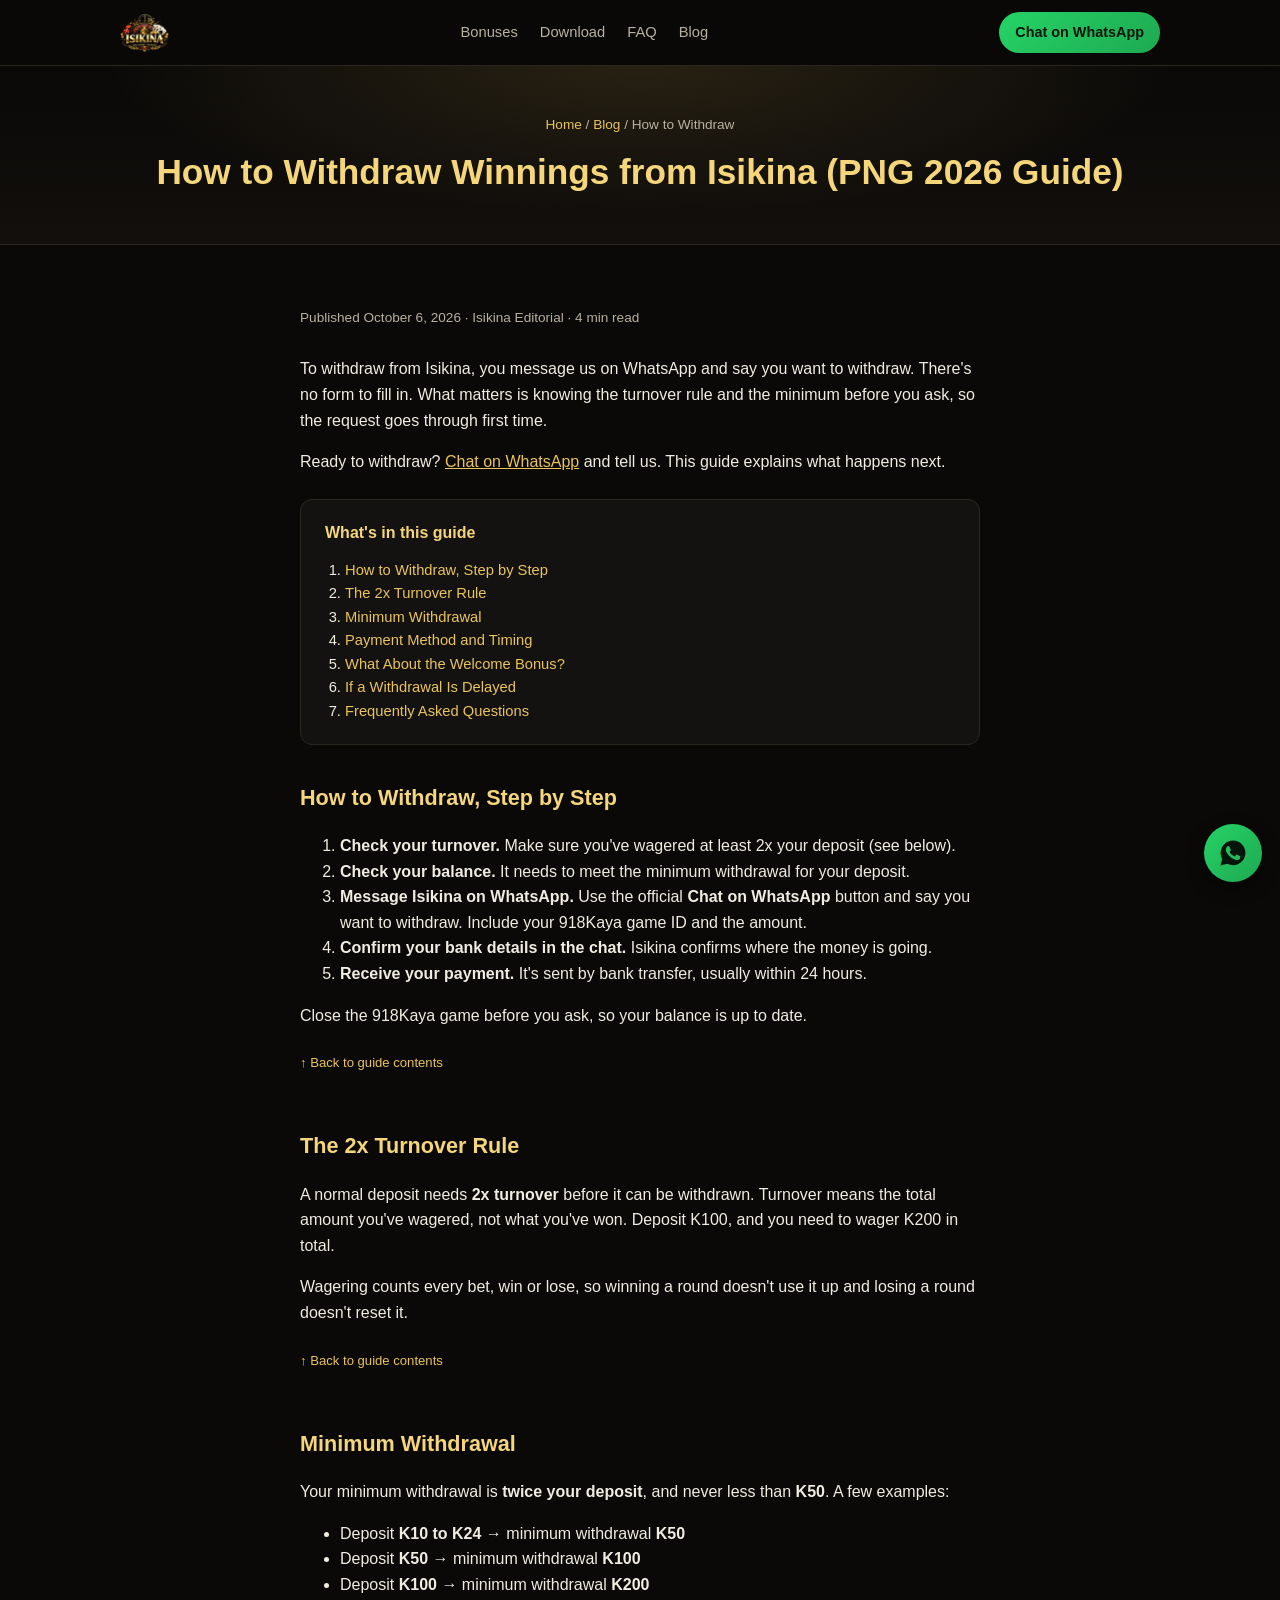
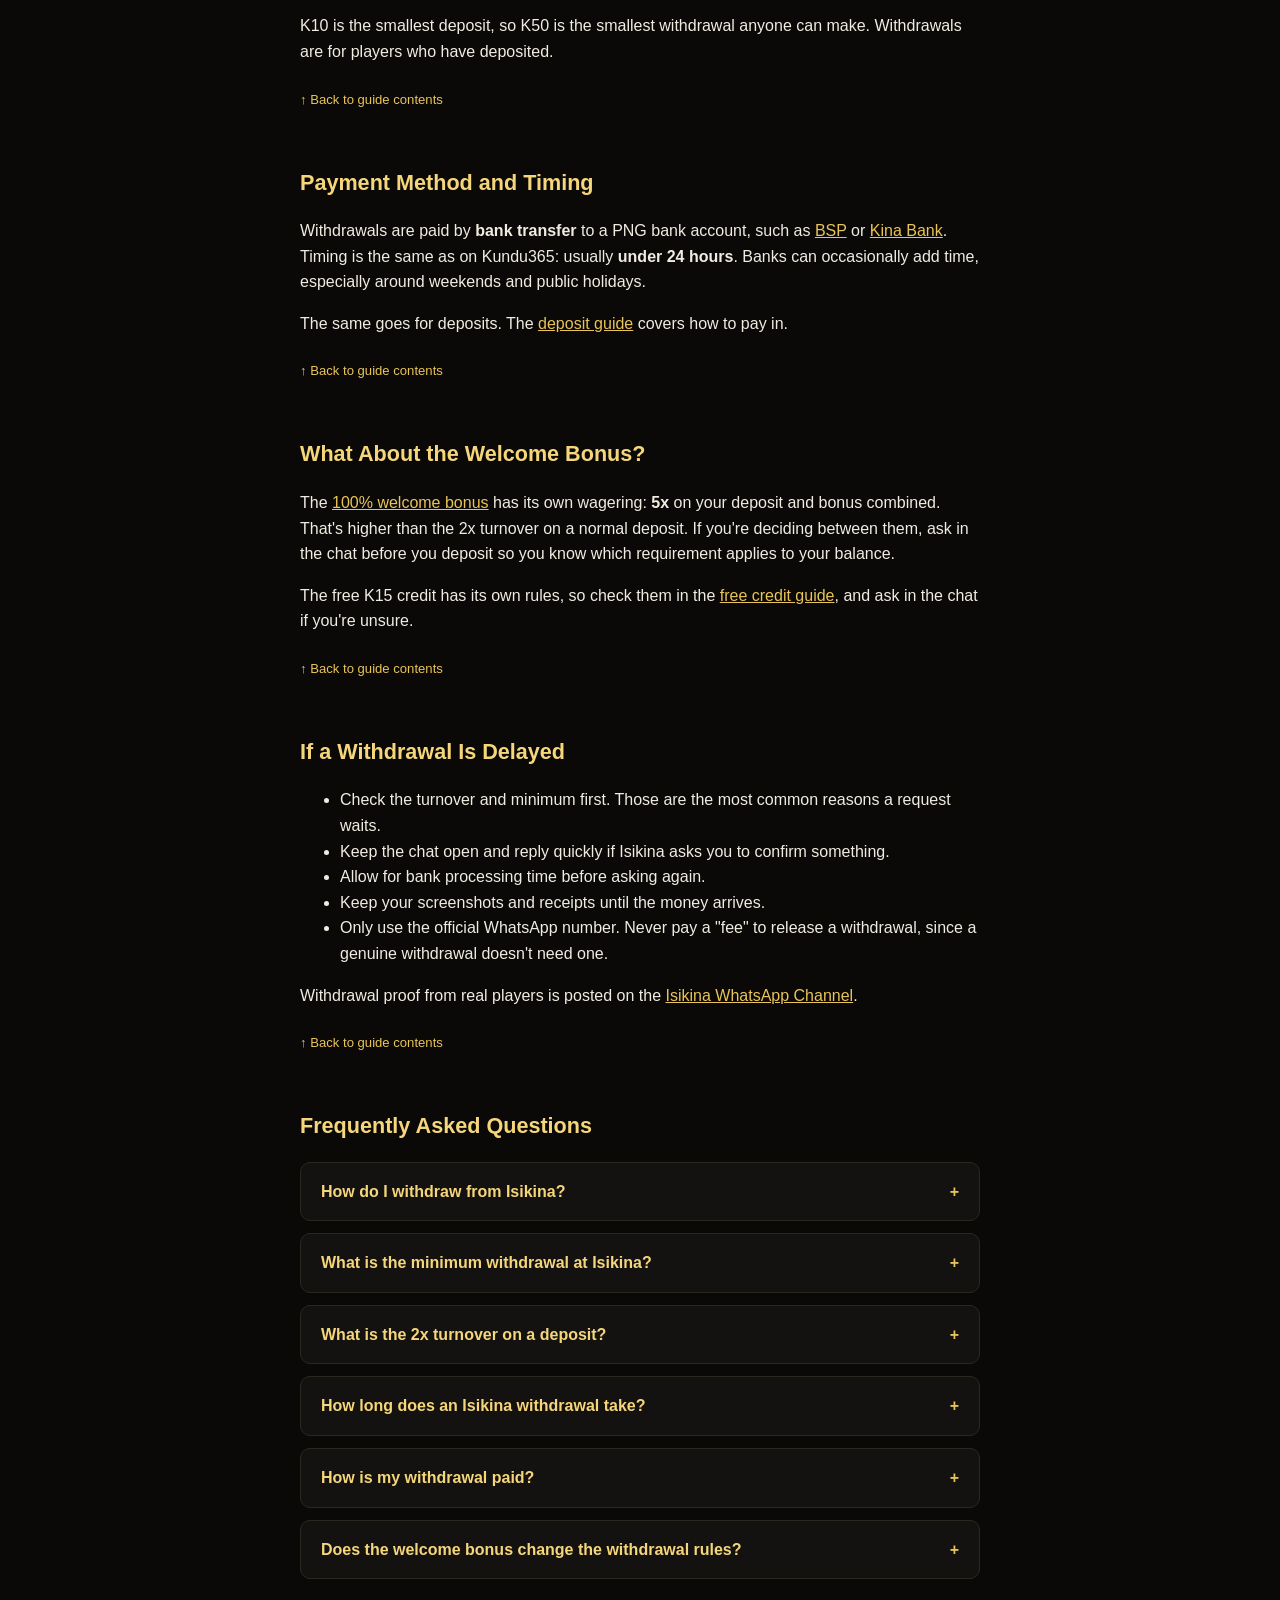
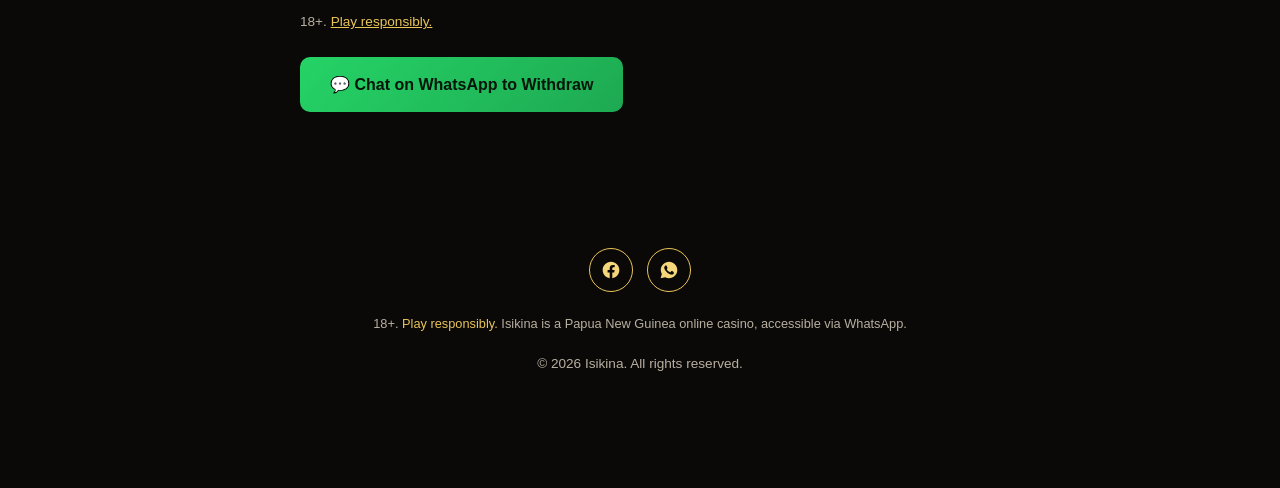
<file: blog/how-to-withdraw-winnings-isikina.html>
<!DOCTYPE html>
<html lang="en">
<head>
<!-- Google tag (gtag.js), deferred until after load to keep it off the critical rendering path -->
<script>
  window.dataLayer = window.dataLayer || [];
  function gtag(){dataLayer.push(arguments);}
  gtag('js', new Date());
  gtag('config', 'G-35WQNCTC9N');
  window.addEventListener('load', function () {
    var s = document.createElement('script');
    s.async = true;
    s.src = 'https://www.googletagmanager.com/gtag/js?id=G-35WQNCTC9N';
    document.head.appendChild(s);
  });
</script>
<meta charset="UTF-8">
<meta name="viewport" content="width=device-width, initial-scale=1.0">
<title>How to Withdraw Winnings from Isikina (PNG 2026 Guide)</title>
<meta name="description" content="How to withdraw from Isikina in PNG: message us on WhatsApp, 2x deposit turnover, K50 minimum withdrawal, bank transfer and usual 24-hour timing.">
<link rel="canonical" href="https://www.isikina.com/blog/how-to-withdraw-winnings-isikina.html">

<meta property="og:type" content="article">
<meta property="og:title" content="How to Withdraw Winnings from Isikina (PNG 2026 Guide)">
<meta property="og:description" content="How to withdraw from Isikina in PNG: message us on WhatsApp, 2x deposit turnover, K50 minimum withdrawal, bank transfer and usual 24-hour timing.">
<meta property="og:image" content="https://www.isikina.com/images/isikina-logo-og.jpg">
<meta property="og:url" content="https://www.isikina.com/blog/how-to-withdraw-winnings-isikina.html">
<meta name="twitter:card" content="summary_large_image">

<link rel="icon" type="image/png" sizes="32x32" href="../images/favicon-32.png">
<link rel="apple-touch-icon" href="../images/favicon-180.png">
<link rel="stylesheet" href="../css/site.css">

<script type="application/ld+json">
{
  "@context": "https://schema.org",
  "@graph": [
    {
      "@type": "Organization",
      "@id": "https://www.isikina.com/#organization",
      "name": "Isikina",
      "url": "https://www.isikina.com/",
      "logo": "https://www.isikina.com/images/isikina-logo.png"
    },
    {
      "@type": "Article",
      "headline": "How to Withdraw Winnings from Isikina (PNG 2026 Guide)",
      "description": "How to withdraw from Isikina in PNG: message us on WhatsApp, 2x deposit turnover, K50 minimum withdrawal, bank transfer and usual 24-hour timing.",
      "author": { "@id": "https://www.isikina.com/#organization" },
      "publisher": { "@id": "https://www.isikina.com/#organization" },
      "datePublished": "2026-10-06",
      "dateModified": "2026-10-06",
      "image": "https://www.isikina.com/images/isikina-logo-og.jpg",
      "mainEntityOfPage": "https://www.isikina.com/blog/how-to-withdraw-winnings-isikina.html"
    },
    {
      "@type": "BreadcrumbList",
      "itemListElement": [
        { "@type": "ListItem", "position": 1, "name": "Home", "item": "https://www.isikina.com/" },
        { "@type": "ListItem", "position": 2, "name": "Blog", "item": "https://www.isikina.com/blog/index.html" },
        { "@type": "ListItem", "position": 3, "name": "How to Withdraw Winnings from Isikina" }
      ]
    },
    {
      "@type": "FAQPage",
      "mainEntity": [
        {"@type":"Question","name":"How do I withdraw from Isikina?","acceptedAnswer":{"@type":"Answer","text":"Message Isikina on WhatsApp and say you want to withdraw. There's no withdrawal form to fill in. Isikina handles it in the chat."}},
        {"@type":"Question","name":"What is the minimum withdrawal at Isikina?","acceptedAnswer":{"@type":"Answer","text":"The minimum is twice your deposit, and never less than K50. A K10 to K24 deposit has a K50 minimum withdrawal. A K100 deposit has a K200 minimum."}},
        {"@type":"Question","name":"What is the 2x turnover on a deposit?","acceptedAnswer":{"@type":"Answer","text":"A normal deposit needs 2x turnover before it can be withdrawn. Deposit K100 and wager K200 in total, and your balance can then be withdrawn."}},
        {"@type":"Question","name":"How long does an Isikina withdrawal take?","acceptedAnswer":{"@type":"Answer","text":"Payments are made by bank transfer, and withdrawals usually take under 24 hours. Bank processing can occasionally add time."}},
        {"@type":"Question","name":"How is my withdrawal paid?","acceptedAnswer":{"@type":"Answer","text":"By bank transfer to a PNG bank account, such as BSP or Kina Bank. Isikina confirms the account details with you in the chat."}},
        {"@type":"Question","name":"Does the welcome bonus change the withdrawal rules?","acceptedAnswer":{"@type":"Answer","text":"The 100% welcome bonus has its own 5x wagering on the combined deposit and bonus. Ask in the chat before you deposit so you know which requirement applies to your balance."}}
      ]
    }
  ]
}
</script>
</head>
<body>

<header>
  <div class="nav">
    <a href="../index.html" class="brand">
      <img src="../images/isikina-logo-header.webp" alt="Isikina logo" width="100" height="77">
    </a>
    <nav class="nav-links">
      <a href="../index.html#bonuses">Bonuses</a>
      <a href="../index.html#download">Download</a>
      <a href="../index.html#faq">FAQ</a>
      <a href="index.html">Blog</a>
    </nav>
    <div class="header-actions">
      <button class="nav-toggle" aria-label="Menu">☰</button>
      <a class="btn-wa-small" href="https://tinyurl.com/isikina-event" target="_blank" rel="noopener">Chat on WhatsApp</a>
    </div>
  </div>
</header>

<section class="page-hero">
  <div class="container">
    <div class="breadcrumb"><a href="../index.html">Home</a> / <a href="index.html">Blog</a> / How to Withdraw</div>
    <h1>How to Withdraw Winnings from Isikina (PNG 2026 Guide)</h1>
  </div>
</section>

<main>
<article class="post container">
  <p class="post-meta">Published October 6, 2026 &middot; Isikina Editorial &middot; 4 min read</p>

  <p>To withdraw from Isikina, you message us on WhatsApp and say you want to withdraw. There's no form to fill in. What matters is knowing the turnover rule and the minimum before you ask, so the request goes through first time.</p>
  <p>Ready to withdraw? <a class="inline-link" href="https://tinyurl.com/isikina-event" target="_blank" rel="noopener">Chat on WhatsApp</a> and tell us. This guide explains what happens next.</p>

  <nav class="toc-box" id="toc" aria-label="Table of contents">
    <h2>What's in this guide</h2>
    <ol>
      <li><a href="#steps">How to Withdraw, Step by Step</a></li>
      <li><a href="#turnover">The 2x Turnover Rule</a></li>
      <li><a href="#minimum">Minimum Withdrawal</a></li>
      <li><a href="#payment">Payment Method and Timing</a></li>
      <li><a href="#bonus">What About the Welcome Bonus?</a></li>
      <li><a href="#problems">If a Withdrawal Is Delayed</a></li>
      <li><a href="#faq">Frequently Asked Questions</a></li>
    </ol>
  </nav>

  <h2 id="steps">How to Withdraw, Step by Step</h2>
  <ol>
    <li><strong>Check your turnover.</strong> Make sure you've wagered at least 2x your deposit (see below).</li>
    <li><strong>Check your balance.</strong> It needs to meet the minimum withdrawal for your deposit.</li>
    <li><strong>Message Isikina on WhatsApp.</strong> Use the official <strong>Chat on WhatsApp</strong> button and say you want to withdraw. Include your 918Kaya game ID and the amount.</li>
    <li><strong>Confirm your bank details in the chat.</strong> Isikina confirms where the money is going.</li>
    <li><strong>Receive your payment.</strong> It's sent by bank transfer, usually within 24 hours.</li>
  </ol>
  <p>Close the 918Kaya game before you ask, so your balance is up to date.</p>
  <a href="#toc" class="jump-top">↑ Back to guide contents</a>

  <h2 id="turnover">The 2x Turnover Rule</h2>
  <p>A normal deposit needs <strong>2x turnover</strong> before it can be withdrawn. Turnover means the total amount you've wagered, not what you've won. Deposit K100, and you need to wager K200 in total.</p>
  <p>Wagering counts every bet, win or lose, so winning a round doesn't use it up and losing a round doesn't reset it.</p>
  <a href="#toc" class="jump-top">↑ Back to guide contents</a>

  <h2 id="minimum">Minimum Withdrawal</h2>
  <p>Your minimum withdrawal is <strong>twice your deposit</strong>, and never less than <strong>K50</strong>. A few examples:</p>
  <ul>
    <li>Deposit <strong>K10 to K24</strong> &rarr; minimum withdrawal <strong>K50</strong></li>
    <li>Deposit <strong>K50</strong> &rarr; minimum withdrawal <strong>K100</strong></li>
    <li>Deposit <strong>K100</strong> &rarr; minimum withdrawal <strong>K200</strong></li>
  </ul>
  <p>K10 is the smallest deposit, so K50 is the smallest withdrawal anyone can make. Withdrawals are for players who have deposited.</p>
  <a href="#toc" class="jump-top">↑ Back to guide contents</a>

  <h2 id="payment">Payment Method and Timing</h2>
  <p>Withdrawals are paid by <strong>bank transfer</strong> to a PNG bank account, such as <a class="inline-link" href="https://www.bsp.com.pg/" target="_blank" rel="noopener">BSP</a> or <a class="inline-link" href="https://www.kinabank.com.pg/" target="_blank" rel="noopener">Kina Bank</a>. Timing is the same as on Kundu365: usually <strong>under 24 hours</strong>. Banks can occasionally add time, especially around weekends and public holidays.</p>
  <p>The same goes for deposits. The <a class="inline-link" href="isikina-deposit-via-whatsapp.html">deposit guide</a> covers how to pay in.</p>
  <a href="#toc" class="jump-top">↑ Back to guide contents</a>

  <h2 id="bonus">What About the Welcome Bonus?</h2>
  <p>The <a class="inline-link" href="../index.html#bonuses">100% welcome bonus</a> has its own wagering: <strong>5x</strong> on your deposit and bonus combined. That's higher than the 2x turnover on a normal deposit. If you're deciding between them, ask in the chat before you deposit so you know which requirement applies to your balance.</p>
  <p>The free K15 credit has its own rules, so check them in the <a class="inline-link" href="isikina-free-credit-guide.html">free credit guide</a>, and ask in the chat if you're unsure.</p>
  <a href="#toc" class="jump-top">↑ Back to guide contents</a>

  <h2 id="problems">If a Withdrawal Is Delayed</h2>
  <ul>
    <li>Check the turnover and minimum first. Those are the most common reasons a request waits.</li>
    <li>Keep the chat open and reply quickly if Isikina asks you to confirm something.</li>
    <li>Allow for bank processing time before asking again.</li>
    <li>Keep your screenshots and receipts until the money arrives.</li>
    <li>Only use the official WhatsApp number. Never pay a "fee" to release a withdrawal, since a genuine withdrawal doesn't need one.</li>
  </ul>
  <p>Withdrawal proof from real players is posted on the <a class="inline-link" href="https://whatsapp.com/channel/0029Vb8jQrjIN9ioDK9UNj2c" target="_blank" rel="noopener">Isikina WhatsApp Channel</a>.</p>
  <a href="#toc" class="jump-top">↑ Back to guide contents</a>

  <h2 id="faq">Frequently Asked Questions</h2>
  <div class="faq" style="margin:0;">
    <details>
      <summary>How do I withdraw from Isikina?</summary>
      <p>Message Isikina on WhatsApp and say you want to withdraw. There's no withdrawal form to fill in. Isikina handles it in the chat.</p>
    </details>
    <details>
      <summary>What is the minimum withdrawal at Isikina?</summary>
      <p>The minimum is twice your deposit, and never less than K50. A K10 to K24 deposit has a K50 minimum withdrawal. A K100 deposit has a K200 minimum.</p>
    </details>
    <details>
      <summary>What is the 2x turnover on a deposit?</summary>
      <p>A normal deposit needs 2x turnover before it can be withdrawn. Deposit K100 and wager K200 in total, and your balance can then be withdrawn.</p>
    </details>
    <details>
      <summary>How long does an Isikina withdrawal take?</summary>
      <p>Payments are made by bank transfer, and withdrawals usually take under 24 hours. Bank processing can occasionally add time.</p>
    </details>
    <details>
      <summary>How is my withdrawal paid?</summary>
      <p>By bank transfer to a PNG bank account, such as BSP or Kina Bank. Isikina confirms the account details with you in the chat.</p>
    </details>
    <details>
      <summary>Does the welcome bonus change the withdrawal rules?</summary>
      <p>The 100% welcome bonus has its own 5x wagering on the combined deposit and bonus. Ask in the chat before you deposit so you know which requirement applies to your balance.</p>
    </details>
  </div>

  <p style="margin-top:32px;color:var(--text-dim);font-size:0.85rem;">18+. <a class="inline-link" href="../responsible-gaming.html">Play responsibly.</a></p>

  <p style="margin-top:24px;"><a class="btn btn-primary" href="https://tinyurl.com/isikina-event" target="_blank" rel="noopener">💬 Chat on WhatsApp to Withdraw</a></p>
</article>
</main>

<footer>
  <div class="social-links">
    <a href="https://www.facebook.com/share/19qxvDRtX2/?mibextid=wwXIfr" target="_blank" rel="noopener" aria-label="Isikina on Facebook">
      <svg viewBox="0 0 24 24"><path d="M22 12c0-5.52-4.48-10-10-10S2 6.48 2 12c0 4.99 3.66 9.13 8.44 9.88v-6.99H7.9v-2.89h2.54V9.79c0-2.5 1.49-3.89 3.77-3.89 1.09 0 2.23.2 2.23.2v2.45h-1.26c-1.24 0-1.63.77-1.63 1.56v1.88h2.78l-.44 2.89h-2.34v6.99C18.34 21.13 22 16.99 22 12z"/></svg>
    </a>
    <a href="https://whatsapp.com/channel/0029Vb8jQrjIN9ioDK9UNj2c" target="_blank" rel="noopener" aria-label="Isikina WhatsApp Channel">
      <svg viewBox="0 0 24 24"><path d="M12.04 2C6.58 2 2.13 6.45 2.13 11.91c0 1.75.46 3.39 1.26 4.82L2 22l5.44-1.36a9.87 9.87 0 0 0 4.6 1.14h.01c5.46 0 9.91-4.45 9.91-9.91C21.96 6.45 17.5 2 12.04 2zm5.8 14.13c-.24.68-1.4 1.3-1.93 1.38-.5.08-1.13.11-1.82-.11-.42-.13-.96-.31-1.65-.6-2.9-1.25-4.79-4.17-4.94-4.36-.15-.2-1.18-1.57-1.18-3 0-1.42.75-2.12 1.01-2.41.26-.29.57-.36.76-.36.19 0 .38 0 .55.01.18.01.41-.07.64.49.24.58.81 2 .88 2.14.07.15.11.32.02.51-.09.19-.14.31-.27.48-.14.17-.29.37-.41.5-.14.14-.28.29-.12.57.16.28.71 1.18 1.53 1.91 1.05.94 1.94 1.23 2.22 1.37.28.14.44.12.6-.07.16-.19.7-.82.89-1.1.19-.28.38-.23.63-.14.26.09 1.66.79 1.94.93.28.14.47.21.54.33.07.12.07.68-.17 1.36z"/></svg>
    </a>
  </div>
  <p class="disclaimer">18+. <a href="../responsible-gaming.html">Play responsibly.</a> Isikina is a Papua New Guinea online casino, accessible via WhatsApp.</p>
  <p>&copy; 2026 Isikina. All rights reserved.</p>
</footer>

<a class="fab-wa" href="https://tinyurl.com/isikina-event" target="_blank" rel="noopener" aria-label="Chat on WhatsApp">
  <svg xmlns="http://www.w3.org/2000/svg" width="30" height="30" viewBox="0 0 24 24" fill="#04150a"><path d="M12.04 2C6.58 2 2.13 6.45 2.13 11.91c0 1.75.46 3.39 1.26 4.82L2 22l5.44-1.36a9.87 9.87 0 0 0 4.6 1.14h.01c5.46 0 9.91-4.45 9.91-9.91C21.96 6.45 17.5 2 12.04 2zm5.8 14.13c-.24.68-1.4 1.3-1.93 1.38-.5.08-1.13.11-1.82-.11-.42-.13-.96-.31-1.65-.6-2.9-1.25-4.79-4.17-4.94-4.36-.15-.2-1.18-1.57-1.18-3 0-1.42.75-2.12 1.01-2.41.26-.29.57-.36.76-.36.19 0 .38 0 .55.01.18.01.41-.07.64.49.24.58.81 2 .88 2.14.07.15.11.32.02.51-.09.19-.14.31-.27.48-.14.17-.29.37-.41.5-.14.14-.28.29-.12.57.16.28.71 1.18 1.53 1.91 1.05.94 1.94 1.23 2.22 1.37.28.14.44.12.6-.07.16-.19.7-.82.89-1.1.19-.28.38-.23.63-.14.26.09 1.66.79 1.94.93.28.14.47.21.54.33.07.12.07.68-.17 1.36z"/></svg>
</a>

<script src="../js/nav.js"></script>

</body>
</html>
</file>
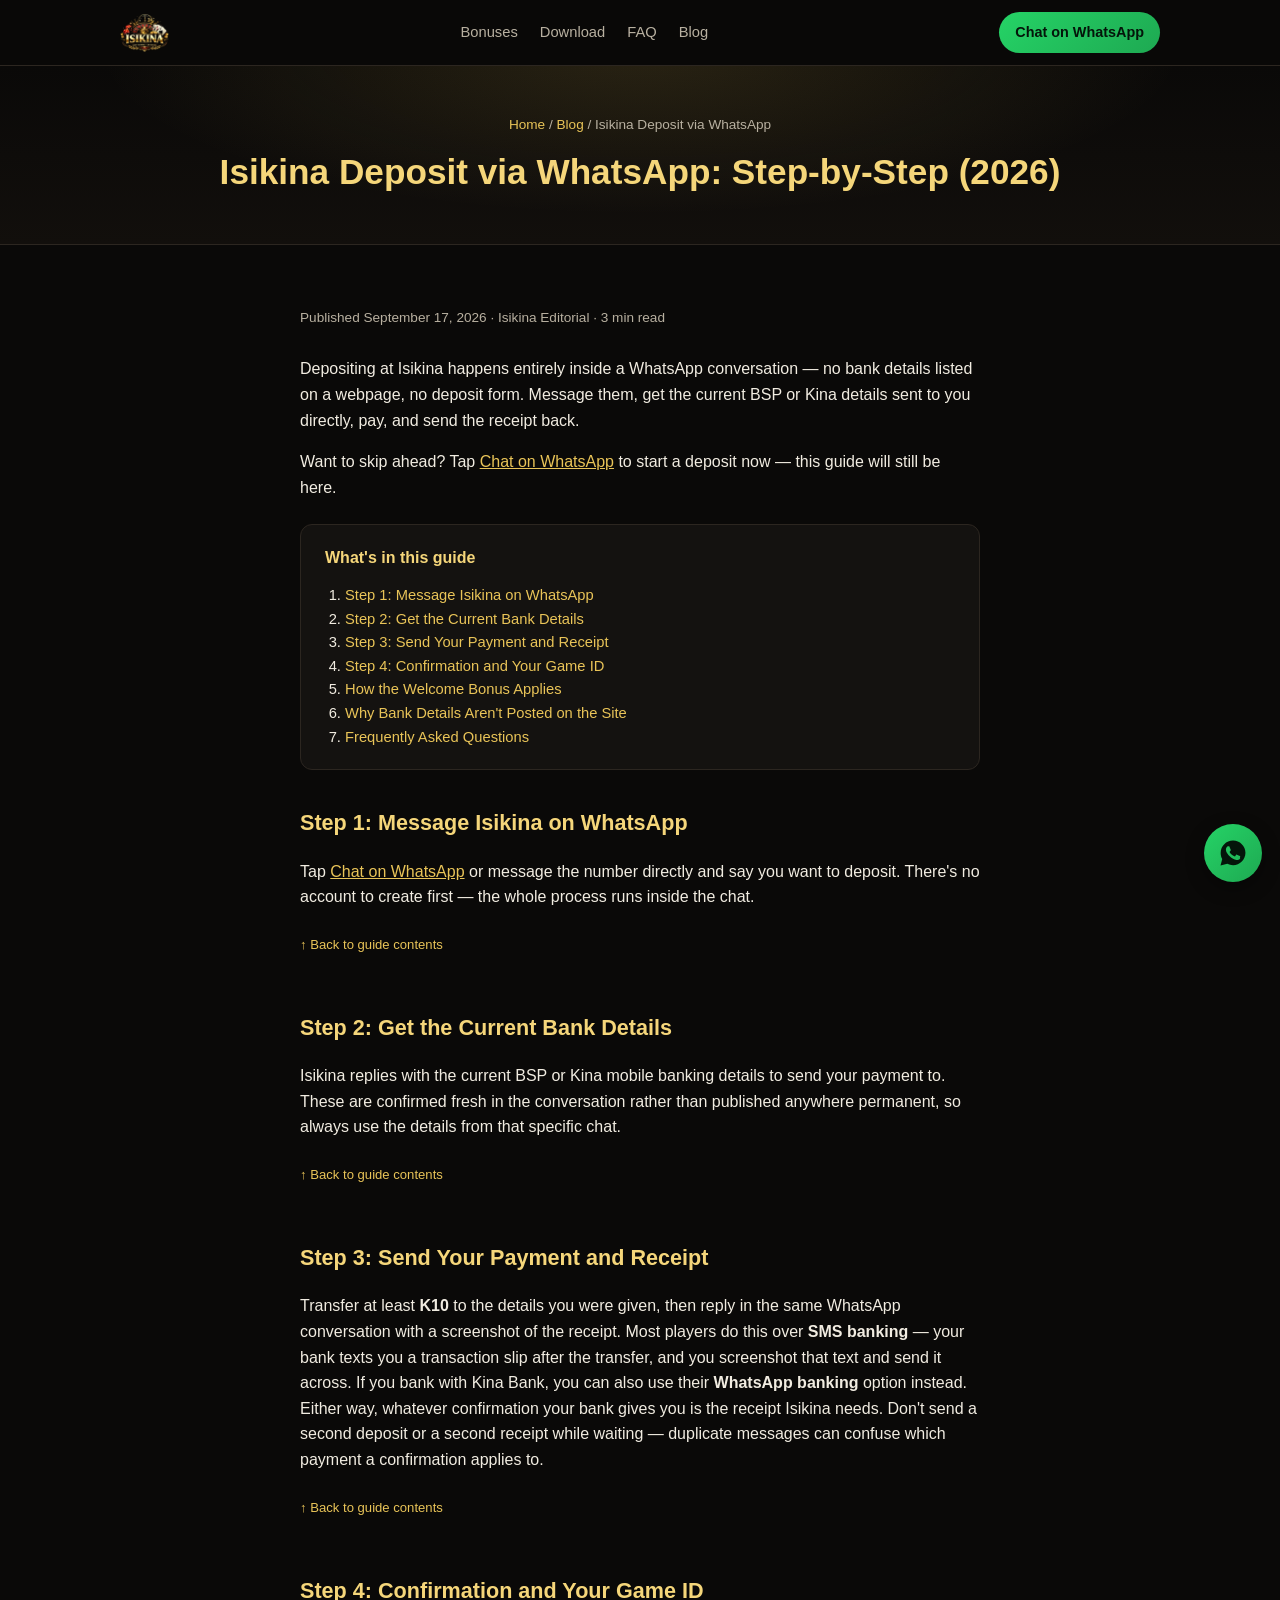
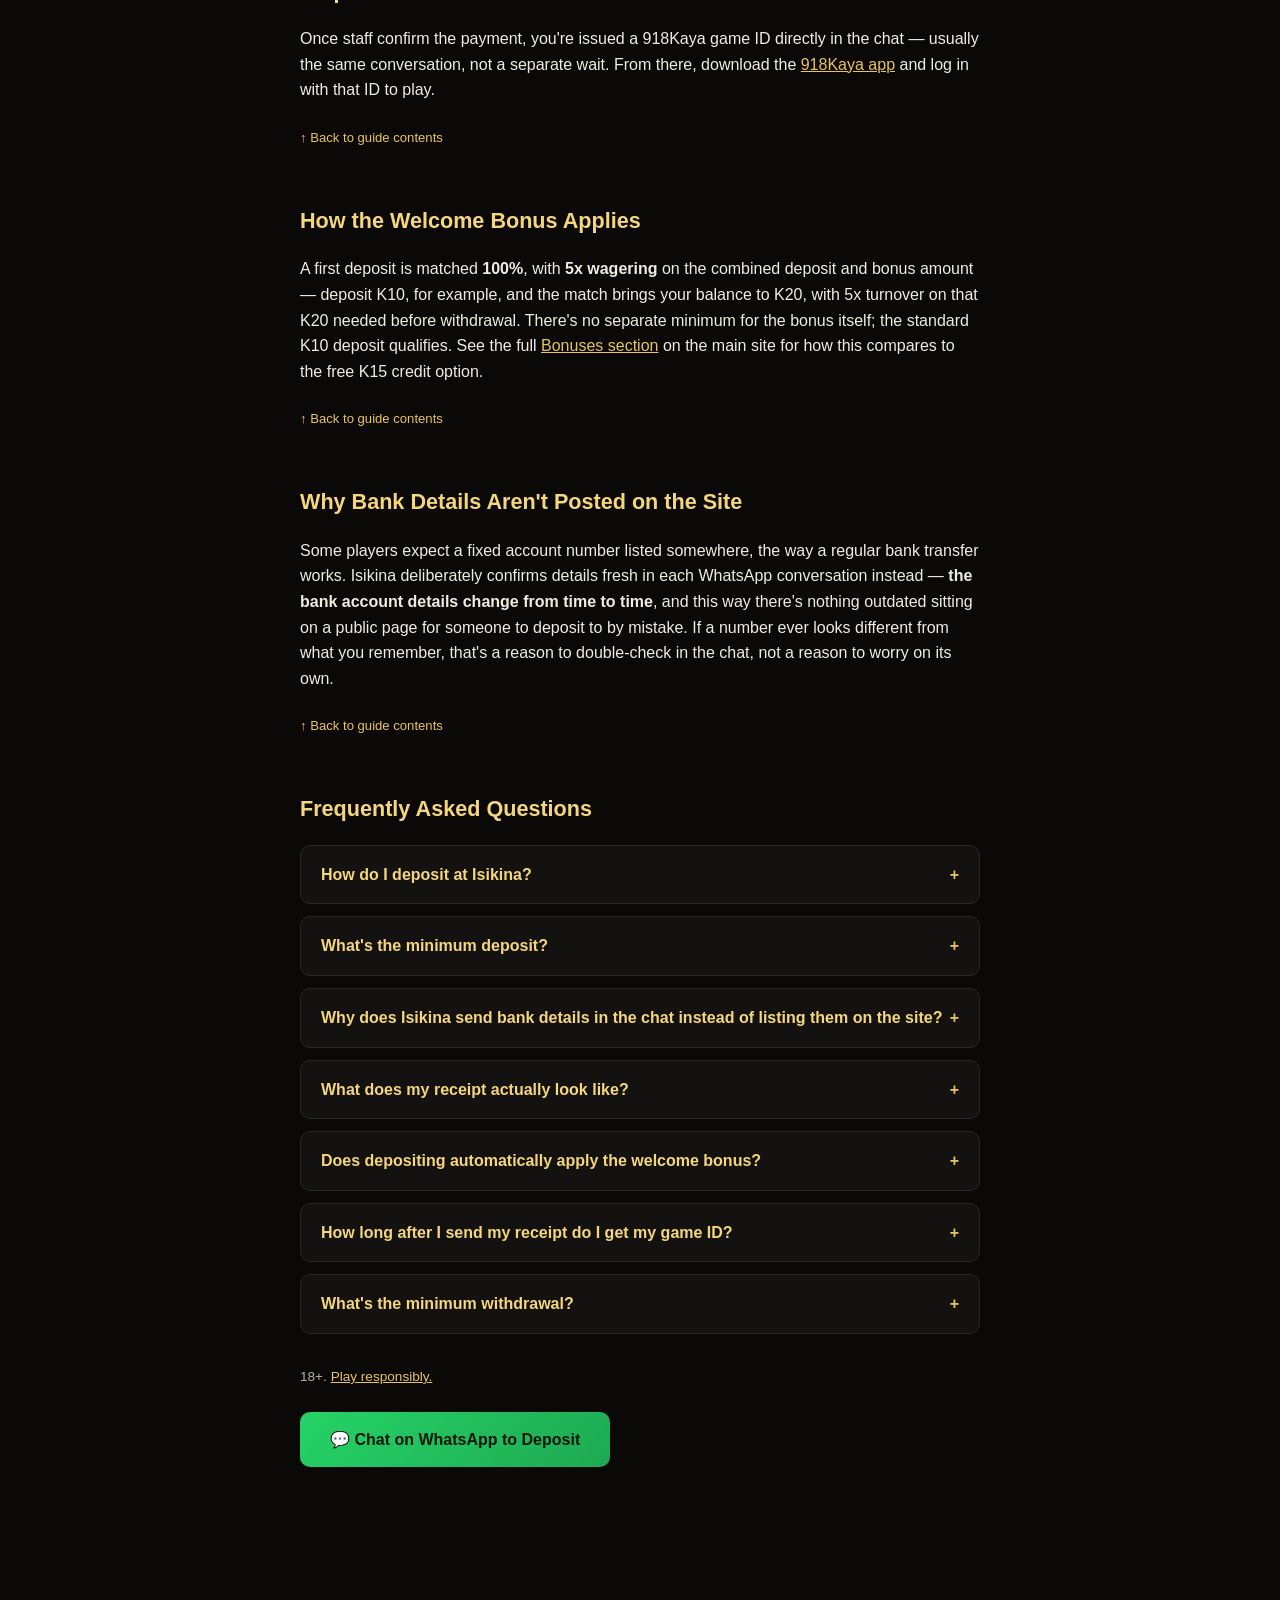
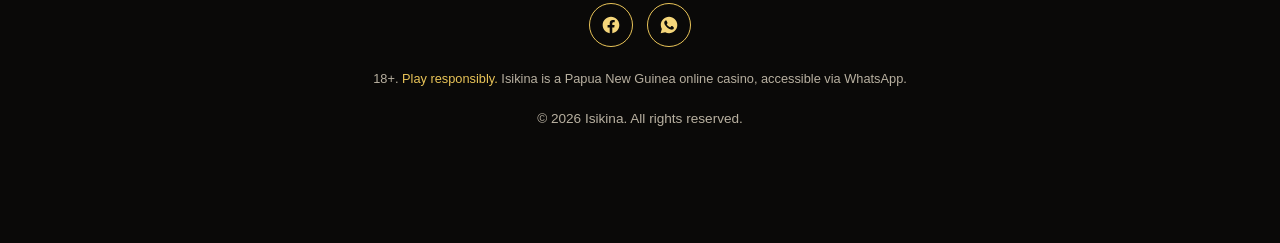
<file: blog/isikina-deposit-via-whatsapp.html>
<!DOCTYPE html>
<html lang="en">
<head>
<!-- Google tag (gtag.js), deferred until after load to keep it off the critical rendering path -->
<script>
  window.dataLayer = window.dataLayer || [];
  function gtag(){dataLayer.push(arguments);}
  gtag('js', new Date());
  gtag('config', 'G-35WQNCTC9N');
  window.addEventListener('load', function () {
    var s = document.createElement('script');
    s.async = true;
    s.src = 'https://www.googletagmanager.com/gtag/js?id=G-35WQNCTC9N';
    document.head.appendChild(s);
  });
</script>
<meta charset="UTF-8">
<meta name="viewport" content="width=device-width, initial-scale=1.0">
<title>Isikina Deposit via WhatsApp: Step-by-Step (2026)</title>
<meta name="description" content="How to deposit at Isikina over WhatsApp: current BSP or Kina bank details, K10 minimum, sending your receipt, and how the 100% welcome bonus applies.">
<link rel="canonical" href="https://www.isikina.com/blog/isikina-deposit-via-whatsapp.html">

<meta property="og:type" content="article">
<meta property="og:title" content="Isikina Deposit via WhatsApp: Step-by-Step (2026)">
<meta property="og:description" content="How to deposit at Isikina over WhatsApp: current BSP or Kina bank details, K10 minimum, sending your receipt, and how the 100% welcome bonus applies.">
<meta property="og:image" content="https://www.isikina.com/images/isikina-logo-og.jpg">
<meta property="og:url" content="https://www.isikina.com/blog/isikina-deposit-via-whatsapp.html">
<meta name="twitter:card" content="summary_large_image">

<link rel="icon" type="image/png" sizes="32x32" href="../images/favicon-32.png">
<link rel="apple-touch-icon" href="../images/favicon-180.png">
<link rel="stylesheet" href="../css/site.css">

<script type="application/ld+json">
{
  "@context": "https://schema.org",
  "@graph": [
    {
      "@type": "Organization",
      "@id": "https://www.isikina.com/#organization",
      "name": "Isikina",
      "url": "https://www.isikina.com/",
      "logo": "https://www.isikina.com/images/isikina-logo.png"
    },
    {
      "@type": "Article",
      "headline": "Isikina Deposit via WhatsApp: Step-by-Step (2026)",
      "description": "How to deposit at Isikina over WhatsApp: current BSP or Kina bank details, K10 minimum, sending your receipt, and how the 100% welcome bonus applies.",
      "author": { "@id": "https://www.isikina.com/#organization" },
      "publisher": { "@id": "https://www.isikina.com/#organization" },
      "datePublished": "2026-09-17",
      "dateModified": "2026-09-23",
      "image": "https://www.isikina.com/images/isikina-logo-og.jpg",
      "mainEntityOfPage": "https://www.isikina.com/blog/isikina-deposit-via-whatsapp.html"
    },
    {
      "@type": "BreadcrumbList",
      "itemListElement": [
        { "@type": "ListItem", "position": 1, "name": "Home", "item": "https://www.isikina.com/" },
        { "@type": "ListItem", "position": 2, "name": "Blog", "item": "https://www.isikina.com/blog/index.html" },
        { "@type": "ListItem", "position": 3, "name": "Isikina Deposit via WhatsApp" }
      ]
    },
    {
      "@type": "FAQPage",
      "mainEntity": [
        {"@type":"Question","name":"How do I deposit at Isikina?","acceptedAnswer":{"@type":"Answer","text":"Message Isikina on WhatsApp and ask to deposit. They'll send the current BSP or Kina mobile banking details — send your payment there, then reply with a screenshot of the receipt."}},
        {"@type":"Question","name":"What's the minimum deposit?","acceptedAnswer":{"@type":"Answer","text":"K10. There's no separate minimum for the welcome bonus — any deposit of K10 or more qualifies."}},
        {"@type":"Question","name":"Why does Isikina send bank details in the chat instead of listing them on the site?","acceptedAnswer":{"@type":"Answer","text":"Bank details can change from time to time, and confirming them fresh in the conversation avoids anyone depositing to an outdated account. Always use the details sent to you in that specific chat, not ones from an old screenshot or a different source."}},
        {"@type":"Question","name":"What does my receipt actually look like?","acceptedAnswer":{"@type":"Answer","text":"Most players in PNG use SMS banking — your bank texts you a transaction slip, which you screenshot and send to Isikina on WhatsApp. Kina Bank customers also have WhatsApp banking as an option. Either way, send whatever confirmation your bank gives you straight into the chat."}},
        {"@type":"Question","name":"Does depositing automatically apply the welcome bonus?","acceptedAnswer":{"@type":"Answer","text":"Yes, on a first deposit — it's matched 100%, with 5x wagering on the combined deposit and bonus amount. Mention it when you message if you want to confirm it's been applied."}},
        {"@type":"Question","name":"How long after I send my receipt do I get my game ID?","acceptedAnswer":{"@type":"Answer","text":"Usually the same WhatsApp conversation, once staff confirm the payment went through."}},
        {"@type":"Question","name":"What's the minimum withdrawal?","acceptedAnswer":{"@type":"Answer","text":"K50, or twice your deposit if that is higher."}}
      ]
    }
  ]
}
</script>
</head>
<body>

<header>
  <div class="nav">
    <a href="../index.html" class="brand">
      <img src="../images/isikina-logo-header.webp" alt="Isikina logo" width="100" height="77">
    </a>
    <nav class="nav-links">
      <a href="../index.html#bonuses">Bonuses</a>
      <a href="../index.html#download">Download</a>
      <a href="../index.html#faq">FAQ</a>
      <a href="index.html">Blog</a>
    </nav>
    <div class="header-actions">
      <button class="nav-toggle" aria-label="Menu">☰</button>
      <a class="btn-wa-small" href="https://tinyurl.com/isikina-event" target="_blank" rel="noopener">Chat on WhatsApp</a>
    </div>
  </div>
</header>

<section class="page-hero">
  <div class="container">
    <div class="breadcrumb"><a href="../index.html">Home</a> / <a href="index.html">Blog</a> / Isikina Deposit via WhatsApp</div>
    <h1>Isikina Deposit via WhatsApp: Step-by-Step (2026)</h1>
  </div>
</section>

<main>
<article class="post container">
  <p class="post-meta">Published September 17, 2026 &middot; Isikina Editorial &middot; 3 min read</p>

  <p>Depositing at Isikina happens entirely inside a WhatsApp conversation — no bank details listed on a webpage, no deposit form. Message them, get the current BSP or Kina details sent to you directly, pay, and send the receipt back.</p>
  <p>Want to skip ahead? Tap <a class="inline-link" href="https://tinyurl.com/isikina-event" target="_blank" rel="noopener">Chat on WhatsApp</a> to start a deposit now — this guide will still be here.</p>

  <nav class="toc-box" id="toc" aria-label="Table of contents">
    <h2>What's in this guide</h2>
    <ol>
      <li><a href="#step-1">Step 1: Message Isikina on WhatsApp</a></li>
      <li><a href="#step-2">Step 2: Get the Current Bank Details</a></li>
      <li><a href="#step-3">Step 3: Send Your Payment and Receipt</a></li>
      <li><a href="#step-4">Step 4: Confirmation and Your Game ID</a></li>
      <li><a href="#bonus">How the Welcome Bonus Applies</a></li>
      <li><a href="#why-no-details">Why Bank Details Aren't Posted on the Site</a></li>
      <li><a href="#faq">Frequently Asked Questions</a></li>
    </ol>
  </nav>

  <h2 id="step-1">Step 1: Message Isikina on WhatsApp</h2>
  <p>Tap <a class="inline-link" href="https://tinyurl.com/isikina-event" target="_blank" rel="noopener">Chat on WhatsApp</a> or message the number directly and say you want to deposit. There's no account to create first — the whole process runs inside the chat.</p>
  <a href="#toc" class="jump-top">↑ Back to guide contents</a>

  <h2 id="step-2">Step 2: Get the Current Bank Details</h2>
  <p>Isikina replies with the current BSP or Kina mobile banking details to send your payment to. These are confirmed fresh in the conversation rather than published anywhere permanent, so always use the details from that specific chat.</p>
  <a href="#toc" class="jump-top">↑ Back to guide contents</a>

  <h2 id="step-3">Step 3: Send Your Payment and Receipt</h2>
  <p>Transfer at least <strong>K10</strong> to the details you were given, then reply in the same WhatsApp conversation with a screenshot of the receipt. Most players do this over <strong>SMS banking</strong> — your bank texts you a transaction slip after the transfer, and you screenshot that text and send it across. If you bank with Kina Bank, you can also use their <strong>WhatsApp banking</strong> option instead. Either way, whatever confirmation your bank gives you is the receipt Isikina needs. Don't send a second deposit or a second receipt while waiting — duplicate messages can confuse which payment a confirmation applies to.</p>
  <a href="#toc" class="jump-top">↑ Back to guide contents</a>

  <h2 id="step-4">Step 4: Confirmation and Your Game ID</h2>
  <p>Once staff confirm the payment, you're issued a 918Kaya game ID directly in the chat — usually the same conversation, not a separate wait. From there, download the <a class="inline-link" href="../index.html#download">918Kaya app</a> and log in with that ID to play.</p>
  <a href="#toc" class="jump-top">↑ Back to guide contents</a>

  <h2 id="bonus">How the Welcome Bonus Applies</h2>
  <p>A first deposit is matched <strong>100%</strong>, with <strong>5x wagering</strong> on the combined deposit and bonus amount — deposit K10, for example, and the match brings your balance to K20, with 5x turnover on that K20 needed before withdrawal. There's no separate minimum for the bonus itself; the standard K10 deposit qualifies. See the full <a class="inline-link" href="../index.html#bonuses">Bonuses section</a> on the main site for how this compares to the free K15 credit option.</p>
  <a href="#toc" class="jump-top">↑ Back to guide contents</a>

  <h2 id="why-no-details">Why Bank Details Aren't Posted on the Site</h2>
  <p>Some players expect a fixed account number listed somewhere, the way a regular bank transfer works. Isikina deliberately confirms details fresh in each WhatsApp conversation instead — <strong>the bank account details change from time to time</strong>, and this way there's nothing outdated sitting on a public page for someone to deposit to by mistake. If a number ever looks different from what you remember, that's a reason to double-check in the chat, not a reason to worry on its own.</p>
  <a href="#toc" class="jump-top">↑ Back to guide contents</a>

  <h2 id="faq">Frequently Asked Questions</h2>
  <div class="faq" style="margin:0;">
    <details>
      <summary>How do I deposit at Isikina?</summary>
      <p>Message Isikina on WhatsApp and ask to deposit. They'll send the current BSP or Kina mobile banking details — send your payment there, then reply with a screenshot of the receipt.</p>
    </details>
    <details>
      <summary>What's the minimum deposit?</summary>
      <p>K10. There's no separate minimum for the welcome bonus — any deposit of K10 or more qualifies.</p>
    </details>
    <details>
      <summary>Why does Isikina send bank details in the chat instead of listing them on the site?</summary>
      <p>Bank details can change from time to time, and confirming them fresh in the conversation avoids anyone depositing to an outdated account. Always use the details sent to you in that specific chat, not ones from an old screenshot or a different source.</p>
    </details>
    <details>
      <summary>What does my receipt actually look like?</summary>
      <p>Most players in PNG use SMS banking — your bank texts you a transaction slip, which you screenshot and send to Isikina on WhatsApp. Kina Bank customers also have WhatsApp banking as an option. Either way, send whatever confirmation your bank gives you straight into the chat.</p>
    </details>
    <details>
      <summary>Does depositing automatically apply the welcome bonus?</summary>
      <p>Yes, on a first deposit — it's matched 100%, with 5x wagering on the combined deposit and bonus amount. Mention it when you message if you want to confirm it's been applied.</p>
    </details>
    <details>
      <summary>How long after I send my receipt do I get my game ID?</summary>
      <p>Usually the same WhatsApp conversation, once staff confirm the payment went through.</p>
    </details>
    <details>
      <summary>What's the minimum withdrawal?</summary>
      <p>K50, or twice your deposit if that is higher. See the <a class="inline-link" href="how-to-withdraw-winnings-isikina.html">withdrawal guide</a>.</p>
    </details>
  </div>

  <p style="margin-top:32px;color:var(--text-dim);font-size:0.85rem;">18+. <a class="inline-link" href="../responsible-gaming.html">Play responsibly.</a></p>

  <p style="margin-top:24px;"><a class="btn btn-primary" href="https://tinyurl.com/isikina-event" target="_blank" rel="noopener">💬 Chat on WhatsApp to Deposit</a></p>
</article>
</main>

<footer>
  <div class="social-links">
    <a href="https://www.facebook.com/share/19qxvDRtX2/?mibextid=wwXIfr" target="_blank" rel="noopener" aria-label="Isikina on Facebook">
      <svg viewBox="0 0 24 24"><path d="M22 12c0-5.52-4.48-10-10-10S2 6.48 2 12c0 4.99 3.66 9.13 8.44 9.88v-6.99H7.9v-2.89h2.54V9.79c0-2.5 1.49-3.89 3.77-3.89 1.09 0 2.23.2 2.23.2v2.45h-1.26c-1.24 0-1.63.77-1.63 1.56v1.88h2.78l-.44 2.89h-2.34v6.99C18.34 21.13 22 16.99 22 12z"/></svg>
    </a>
    <a href="https://whatsapp.com/channel/0029Vb8jQrjIN9ioDK9UNj2c" target="_blank" rel="noopener" aria-label="Isikina WhatsApp Channel">
      <svg viewBox="0 0 24 24"><path d="M12.04 2C6.58 2 2.13 6.45 2.13 11.91c0 1.75.46 3.39 1.26 4.82L2 22l5.44-1.36a9.87 9.87 0 0 0 4.6 1.14h.01c5.46 0 9.91-4.45 9.91-9.91C21.96 6.45 17.5 2 12.04 2zm5.8 14.13c-.24.68-1.4 1.3-1.93 1.38-.5.08-1.13.11-1.82-.11-.42-.13-.96-.31-1.65-.6-2.9-1.25-4.79-4.17-4.94-4.36-.15-.2-1.18-1.57-1.18-3 0-1.42.75-2.12 1.01-2.41.26-.29.57-.36.76-.36.19 0 .38 0 .55.01.18.01.41-.07.64.49.24.58.81 2 .88 2.14.07.15.11.32.02.51-.09.19-.14.31-.27.48-.14.17-.29.37-.41.5-.14.14-.28.29-.12.57.16.28.71 1.18 1.53 1.91 1.05.94 1.94 1.23 2.22 1.37.28.14.44.12.6-.07.16-.19.7-.82.89-1.1.19-.28.38-.23.63-.14.26.09 1.66.79 1.94.93.28.14.47.21.54.33.07.12.07.68-.17 1.36z"/></svg>
    </a>
  </div>
  <p class="disclaimer">18+. <a href="../responsible-gaming.html">Play responsibly.</a> Isikina is a Papua New Guinea online casino, accessible via WhatsApp.</p>
  <p>&copy; 2026 Isikina. All rights reserved.</p>
</footer>

<a class="fab-wa" href="https://tinyurl.com/isikina-event" target="_blank" rel="noopener" aria-label="Chat on WhatsApp">
  <svg xmlns="http://www.w3.org/2000/svg" width="30" height="30" viewBox="0 0 24 24" fill="#04150a"><path d="M12.04 2C6.58 2 2.13 6.45 2.13 11.91c0 1.75.46 3.39 1.26 4.82L2 22l5.44-1.36a9.87 9.87 0 0 0 4.6 1.14h.01c5.46 0 9.91-4.45 9.91-9.91C21.96 6.45 17.5 2 12.04 2zm5.8 14.13c-.24.68-1.4 1.3-1.93 1.38-.5.08-1.13.11-1.82-.11-.42-.13-.96-.31-1.65-.6-2.9-1.25-4.79-4.17-4.94-4.36-.15-.2-1.18-1.57-1.18-3 0-1.42.75-2.12 1.01-2.41.26-.29.57-.36.76-.36.19 0 .38 0 .55.01.18.01.41-.07.64.49.24.58.81 2 .88 2.14.07.15.11.32.02.51-.09.19-.14.31-.27.48-.14.17-.29.37-.41.5-.14.14-.28.29-.12.57.16.28.71 1.18 1.53 1.91 1.05.94 1.94 1.23 2.22 1.37.28.14.44.12.6-.07.16-.19.7-.82.89-1.1.19-.28.38-.23.63-.14.26.09 1.66.79 1.94.93.28.14.47.21.54.33.07.12.07.68-.17 1.36z"/></svg>
</a>

<script src="../js/nav.js"></script>

</body>
</html>
</file>
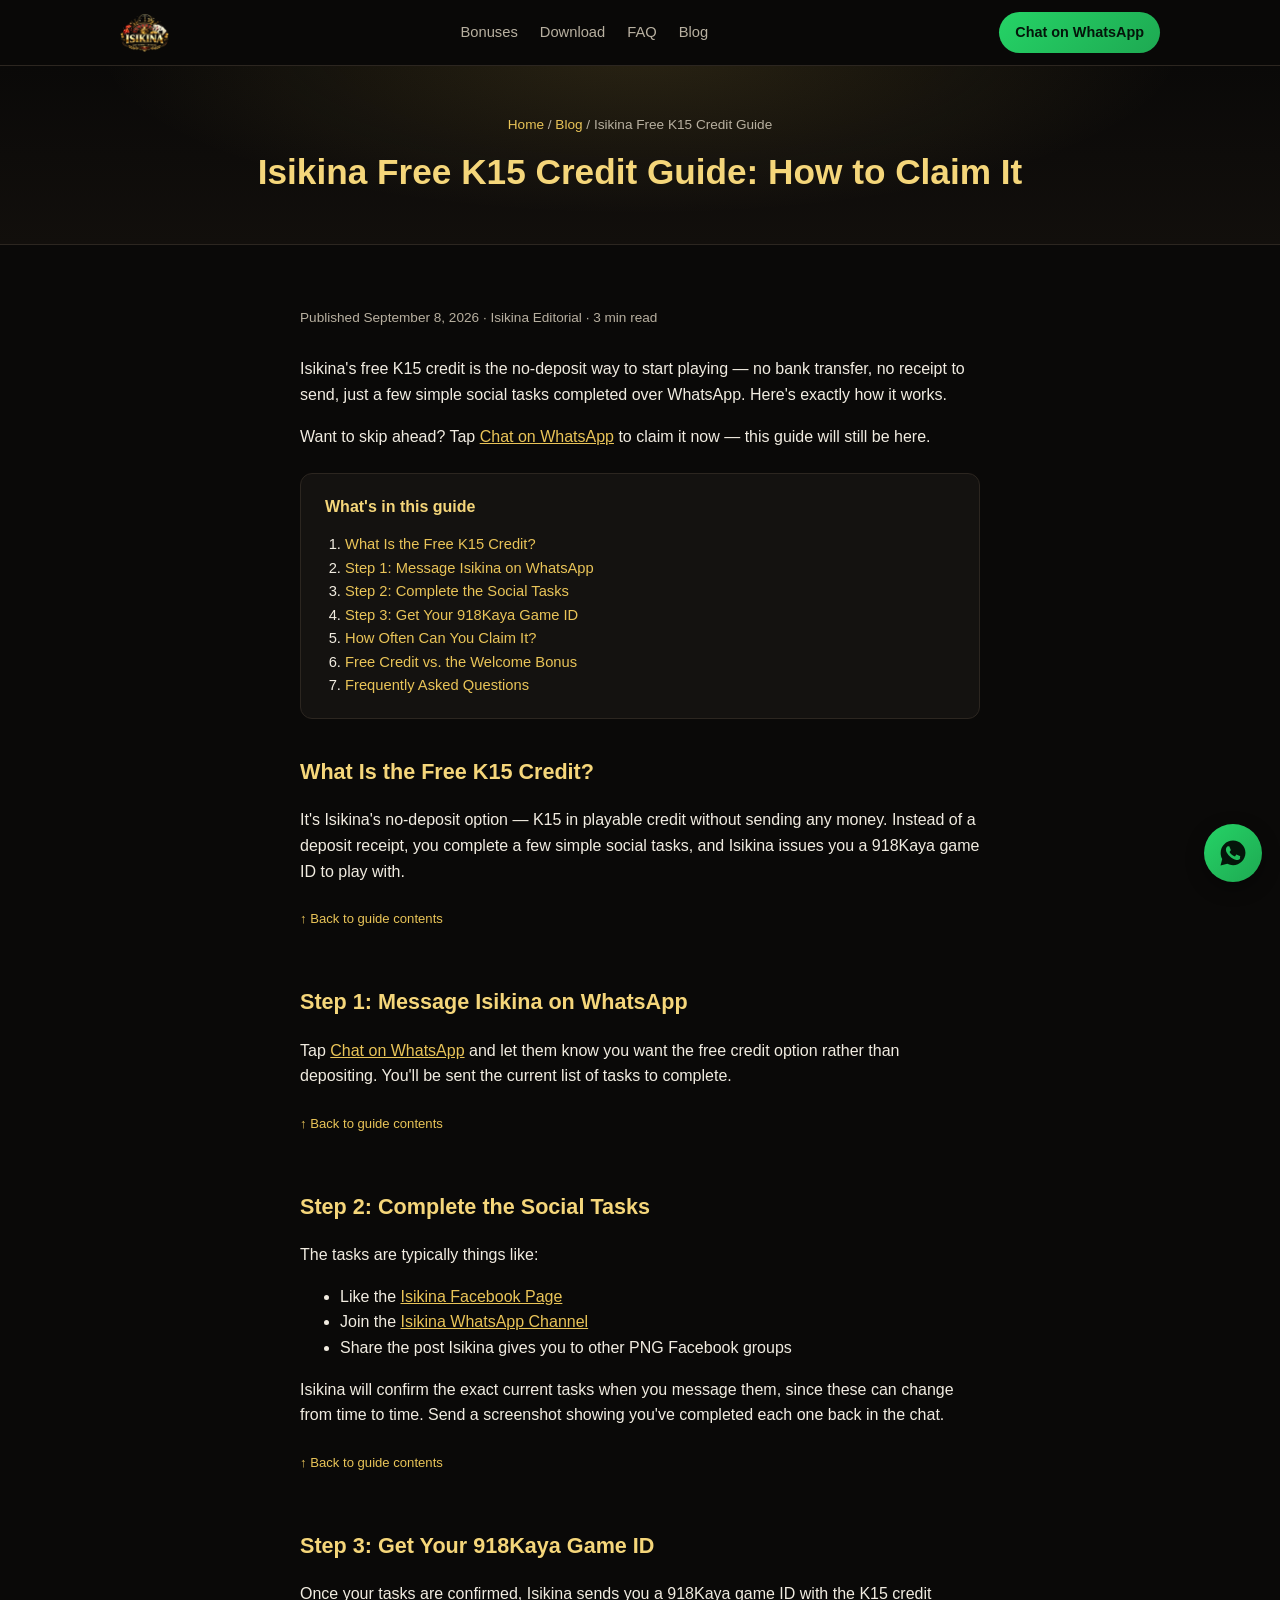
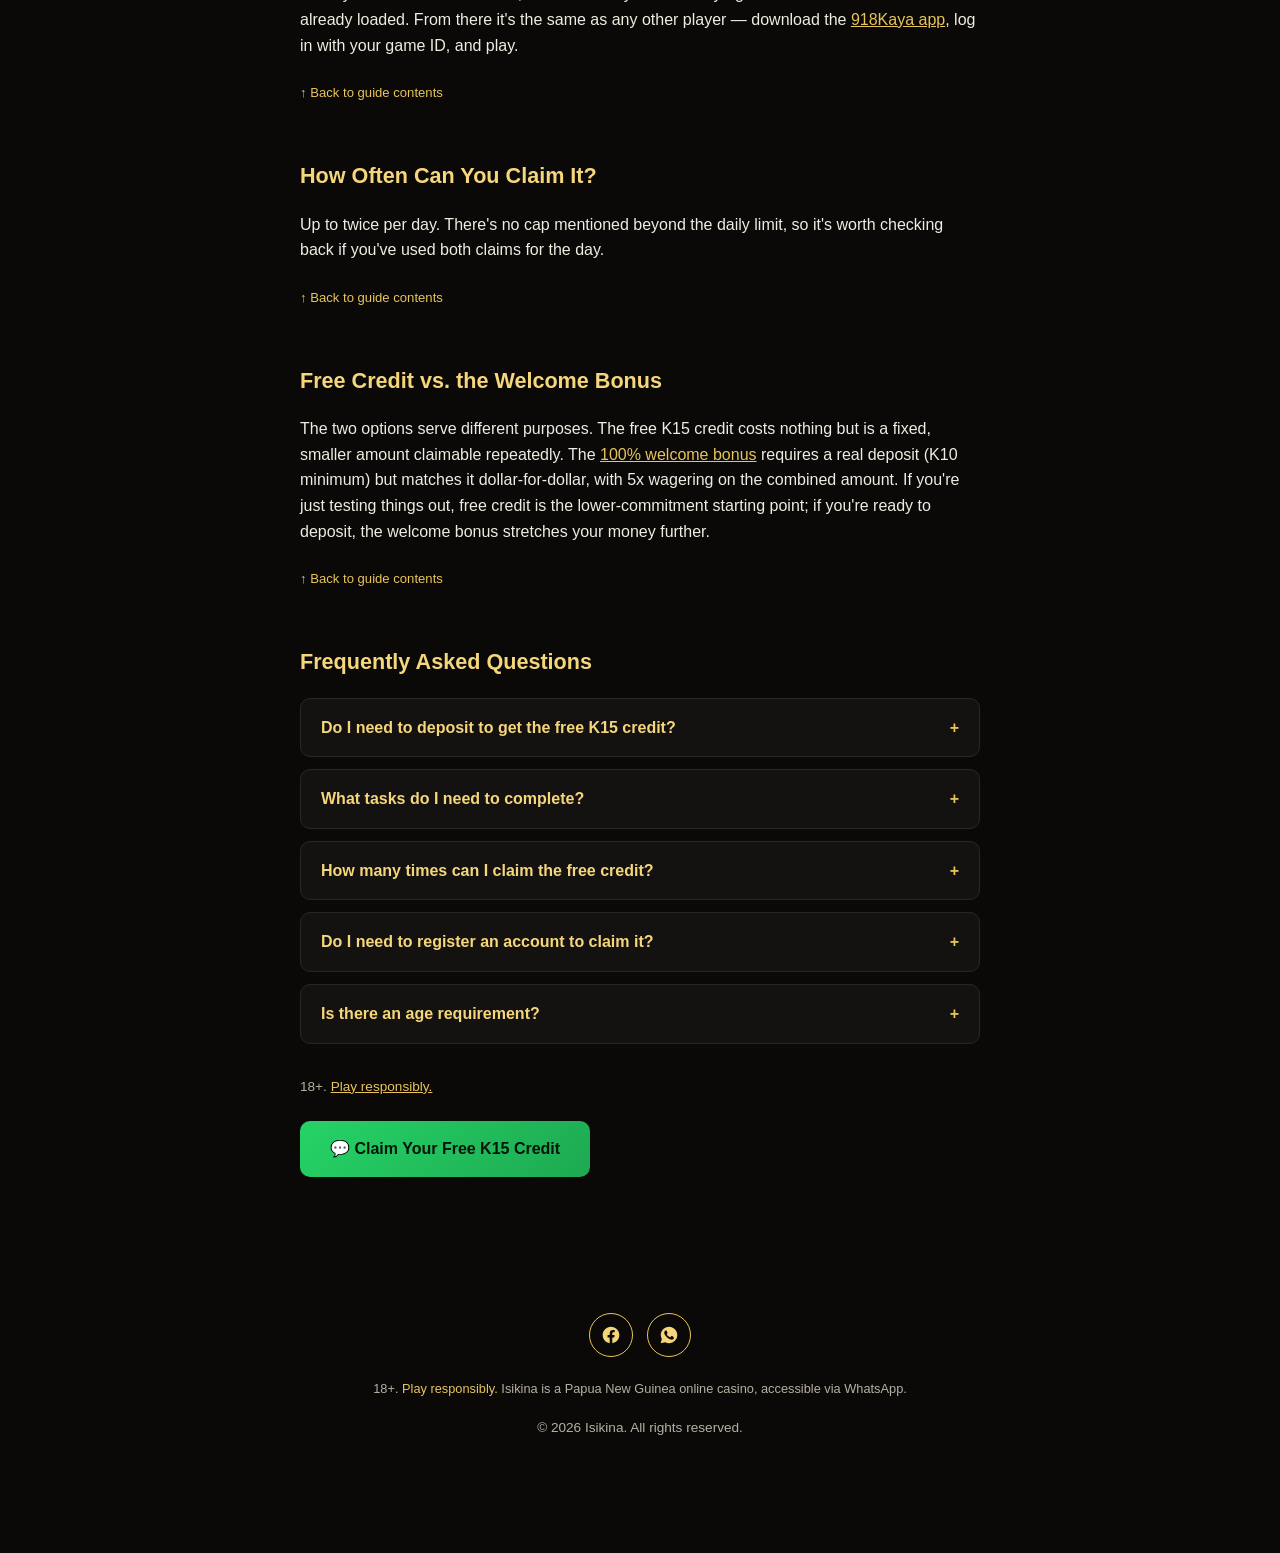
<file: blog/isikina-free-credit-guide.html>
<!DOCTYPE html>
<html lang="en">
<head>
<!-- Google tag (gtag.js), deferred until after load to keep it off the critical rendering path -->
<script>
  window.dataLayer = window.dataLayer || [];
  function gtag(){dataLayer.push(arguments);}
  gtag('js', new Date());
  gtag('config', 'G-35WQNCTC9N');
  window.addEventListener('load', function () {
    var s = document.createElement('script');
    s.async = true;
    s.src = 'https://www.googletagmanager.com/gtag/js?id=G-35WQNCTC9N';
    document.head.appendChild(s);
  });
</script>
<meta charset="UTF-8">
<meta name="viewport" content="width=device-width, initial-scale=1.0">
<title>Isikina Free K15 Credit Guide: How to Claim It</title>
<meta name="description" content="Claim Isikina's free K15 credit with no deposit needed. Step-by-step guide: complete simple social tasks on WhatsApp and get your 918Kaya game ID.">
<link rel="canonical" href="https://www.isikina.com/blog/isikina-free-credit-guide.html">

<meta property="og:type" content="article">
<meta property="og:title" content="Isikina Free K15 Credit Guide: How to Claim It">
<meta property="og:description" content="Claim Isikina's free K15 credit with no deposit needed. Step-by-step guide: complete simple social tasks on WhatsApp and get your 918Kaya game ID.">
<meta property="og:image" content="https://www.isikina.com/images/isikina-logo-og.jpg">
<meta property="og:url" content="https://www.isikina.com/blog/isikina-free-credit-guide.html">
<meta name="twitter:card" content="summary_large_image">

<link rel="icon" type="image/png" sizes="32x32" href="../images/favicon-32.png">
<link rel="apple-touch-icon" href="../images/favicon-180.png">
<link rel="stylesheet" href="../css/site.css">

<script type="application/ld+json">
{
  "@context": "https://schema.org",
  "@graph": [
    {
      "@type": "Organization",
      "@id": "https://www.isikina.com/#organization",
      "name": "Isikina",
      "url": "https://www.isikina.com/",
      "logo": "https://www.isikina.com/images/isikina-logo.png"
    },
    {
      "@type": "Article",
      "headline": "Isikina Free K15 Credit Guide: How to Claim It",
      "description": "Claim Isikina's free K15 credit with no deposit needed. Step-by-step guide: complete simple social tasks on WhatsApp and get your 918Kaya game ID.",
      "author": { "@id": "https://www.isikina.com/#organization" },
      "publisher": { "@id": "https://www.isikina.com/#organization" },
      "datePublished": "2026-09-08",
      "dateModified": "2026-09-08",
      "image": "https://www.isikina.com/images/isikina-logo-og.jpg",
      "mainEntityOfPage": "https://www.isikina.com/blog/isikina-free-credit-guide.html"
    },
    {
      "@type": "BreadcrumbList",
      "itemListElement": [
        { "@type": "ListItem", "position": 1, "name": "Home", "item": "https://www.isikina.com/" },
        { "@type": "ListItem", "position": 2, "name": "Blog", "item": "https://www.isikina.com/blog/index.html" },
        { "@type": "ListItem", "position": 3, "name": "Isikina Free K15 Credit Guide" }
      ]
    },
    {
      "@type": "FAQPage",
      "mainEntity": [
        {"@type":"Question","name":"Do I need to deposit to get the free K15 credit?","acceptedAnswer":{"@type":"Answer","text":"No. The free K15 credit doesn't require any deposit — you claim it by completing a few simple social tasks instead of sending money."}},
        {"@type":"Question","name":"What tasks do I need to complete?","acceptedAnswer":{"@type":"Answer","text":"Typically liking the Isikina Facebook Page, joining the WhatsApp Channel, and sharing a post. Message Isikina on WhatsApp for the exact current tasks, since these can change."}},
        {"@type":"Question","name":"How many times can I claim the free credit?","acceptedAnswer":{"@type":"Answer","text":"Up to twice per day."}},
        {"@type":"Question","name":"Do I need to register an account to claim it?","acceptedAnswer":{"@type":"Answer","text":"No. There's no registration form — everything happens in the WhatsApp conversation, and you're issued a 918Kaya game ID once your tasks are confirmed."}},
        {"@type":"Question","name":"Is there an age requirement?","acceptedAnswer":{"@type":"Answer","text":"Yes. You must be 18 years or older to use Isikina's services."}}
      ]
    }
  ]
}
</script>
</head>
<body>

<header>
  <div class="nav">
    <a href="../index.html" class="brand">
      <img src="../images/isikina-logo-header.webp" alt="Isikina logo" width="100" height="77">
    </a>
    <nav class="nav-links">
      <a href="../index.html#bonuses">Bonuses</a>
      <a href="../index.html#download">Download</a>
      <a href="../index.html#faq">FAQ</a>
      <a href="index.html">Blog</a>
    </nav>
    <div class="header-actions">
      <button class="nav-toggle" aria-label="Menu">☰</button>
      <a class="btn-wa-small" href="https://tinyurl.com/isikina-event" target="_blank" rel="noopener">Chat on WhatsApp</a>
    </div>
  </div>
</header>

<section class="page-hero">
  <div class="container">
    <div class="breadcrumb"><a href="../index.html">Home</a> / <a href="index.html">Blog</a> / Isikina Free K15 Credit Guide</div>
    <h1>Isikina Free K15 Credit Guide: How to Claim It</h1>
  </div>
</section>

<main>
<article class="post container">
  <p class="post-meta">Published September 8, 2026 &middot; Isikina Editorial &middot; 3 min read</p>

  <p>Isikina's free K15 credit is the no-deposit way to start playing — no bank transfer, no receipt to send, just a few simple social tasks completed over WhatsApp. Here's exactly how it works.</p>
  <p>Want to skip ahead? Tap <a class="inline-link" href="https://tinyurl.com/isikina-event" target="_blank" rel="noopener">Chat on WhatsApp</a> to claim it now — this guide will still be here.</p>

  <nav class="toc-box" id="toc" aria-label="Table of contents">
    <h2>What's in this guide</h2>
    <ol>
      <li><a href="#what-is-it">What Is the Free K15 Credit?</a></li>
      <li><a href="#step-1">Step 1: Message Isikina on WhatsApp</a></li>
      <li><a href="#step-2">Step 2: Complete the Social Tasks</a></li>
      <li><a href="#step-3">Step 3: Get Your 918Kaya Game ID</a></li>
      <li><a href="#how-often">How Often Can You Claim It?</a></li>
      <li><a href="#vs-deposit">Free Credit vs. the Welcome Bonus</a></li>
      <li><a href="#faq">Frequently Asked Questions</a></li>
    </ol>
  </nav>

  <h2 id="what-is-it">What Is the Free K15 Credit?</h2>
  <p>It's Isikina's no-deposit option — K15 in playable credit without sending any money. Instead of a deposit receipt, you complete a few simple social tasks, and Isikina issues you a 918Kaya game ID to play with.</p>
  <a href="#toc" class="jump-top">↑ Back to guide contents</a>

  <h2 id="step-1">Step 1: Message Isikina on WhatsApp</h2>
  <p>Tap <a class="inline-link" href="https://tinyurl.com/isikina-event" target="_blank" rel="noopener">Chat on WhatsApp</a> and let them know you want the free credit option rather than depositing. You'll be sent the current list of tasks to complete.</p>
  <a href="#toc" class="jump-top">↑ Back to guide contents</a>

  <h2 id="step-2">Step 2: Complete the Social Tasks</h2>
  <p>The tasks are typically things like:</p>
  <ul>
    <li>Like the <a class="inline-link" href="https://www.facebook.com/share/19qxvDRtX2/?mibextid=wwXIfr" target="_blank" rel="noopener">Isikina Facebook Page</a></li>
    <li>Join the <a class="inline-link" href="https://whatsapp.com/channel/0029Vb8jQrjIN9ioDK9UNj2c" target="_blank" rel="noopener">Isikina WhatsApp Channel</a></li>
    <li>Share the post Isikina gives you to other PNG Facebook groups</li>
  </ul>
  <p>Isikina will confirm the exact current tasks when you message them, since these can change from time to time. Send a screenshot showing you've completed each one back in the chat.</p>
  <a href="#toc" class="jump-top">↑ Back to guide contents</a>

  <h2 id="step-3">Step 3: Get Your 918Kaya Game ID</h2>
  <p>Once your tasks are confirmed, Isikina sends you a 918Kaya game ID with the K15 credit already loaded. From there it's the same as any other player — download the <a class="inline-link" href="../index.html#download">918Kaya app</a>, log in with your game ID, and play.</p>
  <a href="#toc" class="jump-top">↑ Back to guide contents</a>

  <h2 id="how-often">How Often Can You Claim It?</h2>
  <p>Up to twice per day. There's no cap mentioned beyond the daily limit, so it's worth checking back if you've used both claims for the day.</p>
  <a href="#toc" class="jump-top">↑ Back to guide contents</a>

  <h2 id="vs-deposit">Free Credit vs. the Welcome Bonus</h2>
  <p>The two options serve different purposes. The free K15 credit costs nothing but is a fixed, smaller amount claimable repeatedly. The <a class="inline-link" href="../index.html#bonuses">100% welcome bonus</a> requires a real deposit (K10 minimum) but matches it dollar-for-dollar, with 5x wagering on the combined amount. If you're just testing things out, free credit is the lower-commitment starting point; if you're ready to deposit, the welcome bonus stretches your money further.</p>
  <a href="#toc" class="jump-top">↑ Back to guide contents</a>

  <h2 id="faq">Frequently Asked Questions</h2>
  <div class="faq" style="margin:0;">
    <details>
      <summary>Do I need to deposit to get the free K15 credit?</summary>
      <p>No. The free K15 credit doesn't require any deposit — you claim it by completing a few simple social tasks instead of sending money.</p>
    </details>
    <details>
      <summary>What tasks do I need to complete?</summary>
      <p>Typically liking the Isikina Facebook Page, joining the WhatsApp Channel, and sharing a post. Message Isikina on WhatsApp for the exact current tasks, since these can change.</p>
    </details>
    <details>
      <summary>How many times can I claim the free credit?</summary>
      <p>Up to twice per day.</p>
    </details>
    <details>
      <summary>Do I need to register an account to claim it?</summary>
      <p>No. There's no registration form — everything happens in the WhatsApp conversation, and you're issued a 918Kaya game ID once your tasks are confirmed.</p>
    </details>
    <details>
      <summary>Is there an age requirement?</summary>
      <p>Yes. You must be 18 years or older to use Isikina's services.</p>
    </details>
  </div>

  <p style="margin-top:32px;color:var(--text-dim);font-size:0.85rem;">18+. <a class="inline-link" href="../responsible-gaming.html">Play responsibly.</a></p>

  <p style="margin-top:24px;"><a class="btn btn-primary" href="https://tinyurl.com/isikina-event" target="_blank" rel="noopener">💬 Claim Your Free K15 Credit</a></p>
</article>
</main>

<footer>
  <div class="social-links">
    <a href="https://www.facebook.com/share/19qxvDRtX2/?mibextid=wwXIfr" target="_blank" rel="noopener" aria-label="Isikina on Facebook">
      <svg viewBox="0 0 24 24"><path d="M22 12c0-5.52-4.48-10-10-10S2 6.48 2 12c0 4.99 3.66 9.13 8.44 9.88v-6.99H7.9v-2.89h2.54V9.79c0-2.5 1.49-3.89 3.77-3.89 1.09 0 2.23.2 2.23.2v2.45h-1.26c-1.24 0-1.63.77-1.63 1.56v1.88h2.78l-.44 2.89h-2.34v6.99C18.34 21.13 22 16.99 22 12z"/></svg>
    </a>
    <a href="https://whatsapp.com/channel/0029Vb8jQrjIN9ioDK9UNj2c" target="_blank" rel="noopener" aria-label="Isikina WhatsApp Channel">
      <svg viewBox="0 0 24 24"><path d="M12.04 2C6.58 2 2.13 6.45 2.13 11.91c0 1.75.46 3.39 1.26 4.82L2 22l5.44-1.36a9.87 9.87 0 0 0 4.6 1.14h.01c5.46 0 9.91-4.45 9.91-9.91C21.96 6.45 17.5 2 12.04 2zm5.8 14.13c-.24.68-1.4 1.3-1.93 1.38-.5.08-1.13.11-1.82-.11-.42-.13-.96-.31-1.65-.6-2.9-1.25-4.79-4.17-4.94-4.36-.15-.2-1.18-1.57-1.18-3 0-1.42.75-2.12 1.01-2.41.26-.29.57-.36.76-.36.19 0 .38 0 .55.01.18.01.41-.07.64.49.24.58.81 2 .88 2.14.07.15.11.32.02.51-.09.19-.14.31-.27.48-.14.17-.29.37-.41.5-.14.14-.28.29-.12.57.16.28.71 1.18 1.53 1.91 1.05.94 1.94 1.23 2.22 1.37.28.14.44.12.6-.07.16-.19.7-.82.89-1.1.19-.28.38-.23.63-.14.26.09 1.66.79 1.94.93.28.14.47.21.54.33.07.12.07.68-.17 1.36z"/></svg>
    </a>
  </div>
  <p class="disclaimer">18+. <a href="../responsible-gaming.html">Play responsibly.</a> Isikina is a Papua New Guinea online casino, accessible via WhatsApp.</p>
  <p>&copy; 2026 Isikina. All rights reserved.</p>
</footer>

<a class="fab-wa" href="https://tinyurl.com/isikina-event" target="_blank" rel="noopener" aria-label="Chat on WhatsApp">
  <svg xmlns="http://www.w3.org/2000/svg" width="30" height="30" viewBox="0 0 24 24" fill="#04150a"><path d="M12.04 2C6.58 2 2.13 6.45 2.13 11.91c0 1.75.46 3.39 1.26 4.82L2 22l5.44-1.36a9.87 9.87 0 0 0 4.6 1.14h.01c5.46 0 9.91-4.45 9.91-9.91C21.96 6.45 17.5 2 12.04 2zm5.8 14.13c-.24.68-1.4 1.3-1.93 1.38-.5.08-1.13.11-1.82-.11-.42-.13-.96-.31-1.65-.6-2.9-1.25-4.79-4.17-4.94-4.36-.15-.2-1.18-1.57-1.18-3 0-1.42.75-2.12 1.01-2.41.26-.29.57-.36.76-.36.19 0 .38 0 .55.01.18.01.41-.07.64.49.24.58.81 2 .88 2.14.07.15.11.32.02.51-.09.19-.14.31-.27.48-.14.17-.29.37-.41.5-.14.14-.28.29-.12.57.16.28.71 1.18 1.53 1.91 1.05.94 1.94 1.23 2.22 1.37.28.14.44.12.6-.07.16-.19.7-.82.89-1.1.19-.28.38-.23.63-.14.26.09 1.66.79 1.94.93.28.14.47.21.54.33.07.12.07.68-.17 1.36z"/></svg>
</a>

<script src="../js/nav.js"></script>

</body>
</html>
</file>
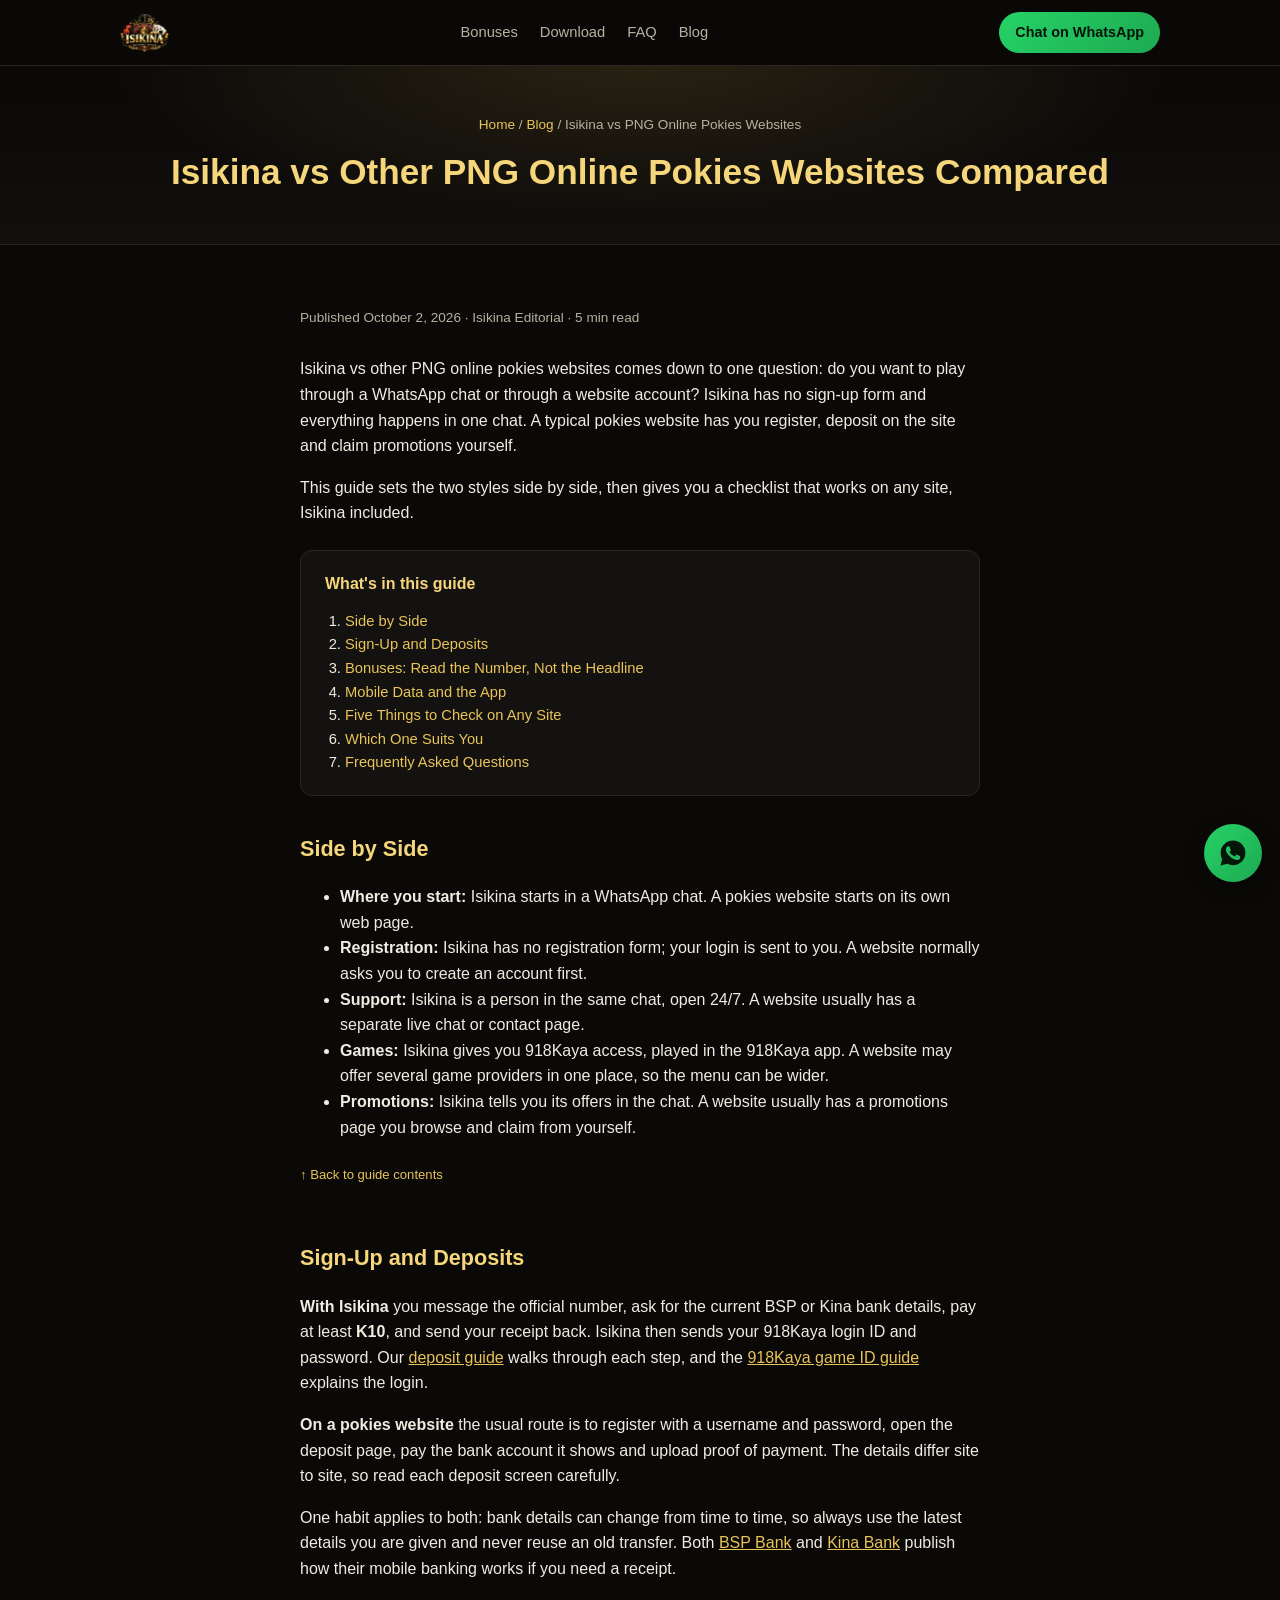
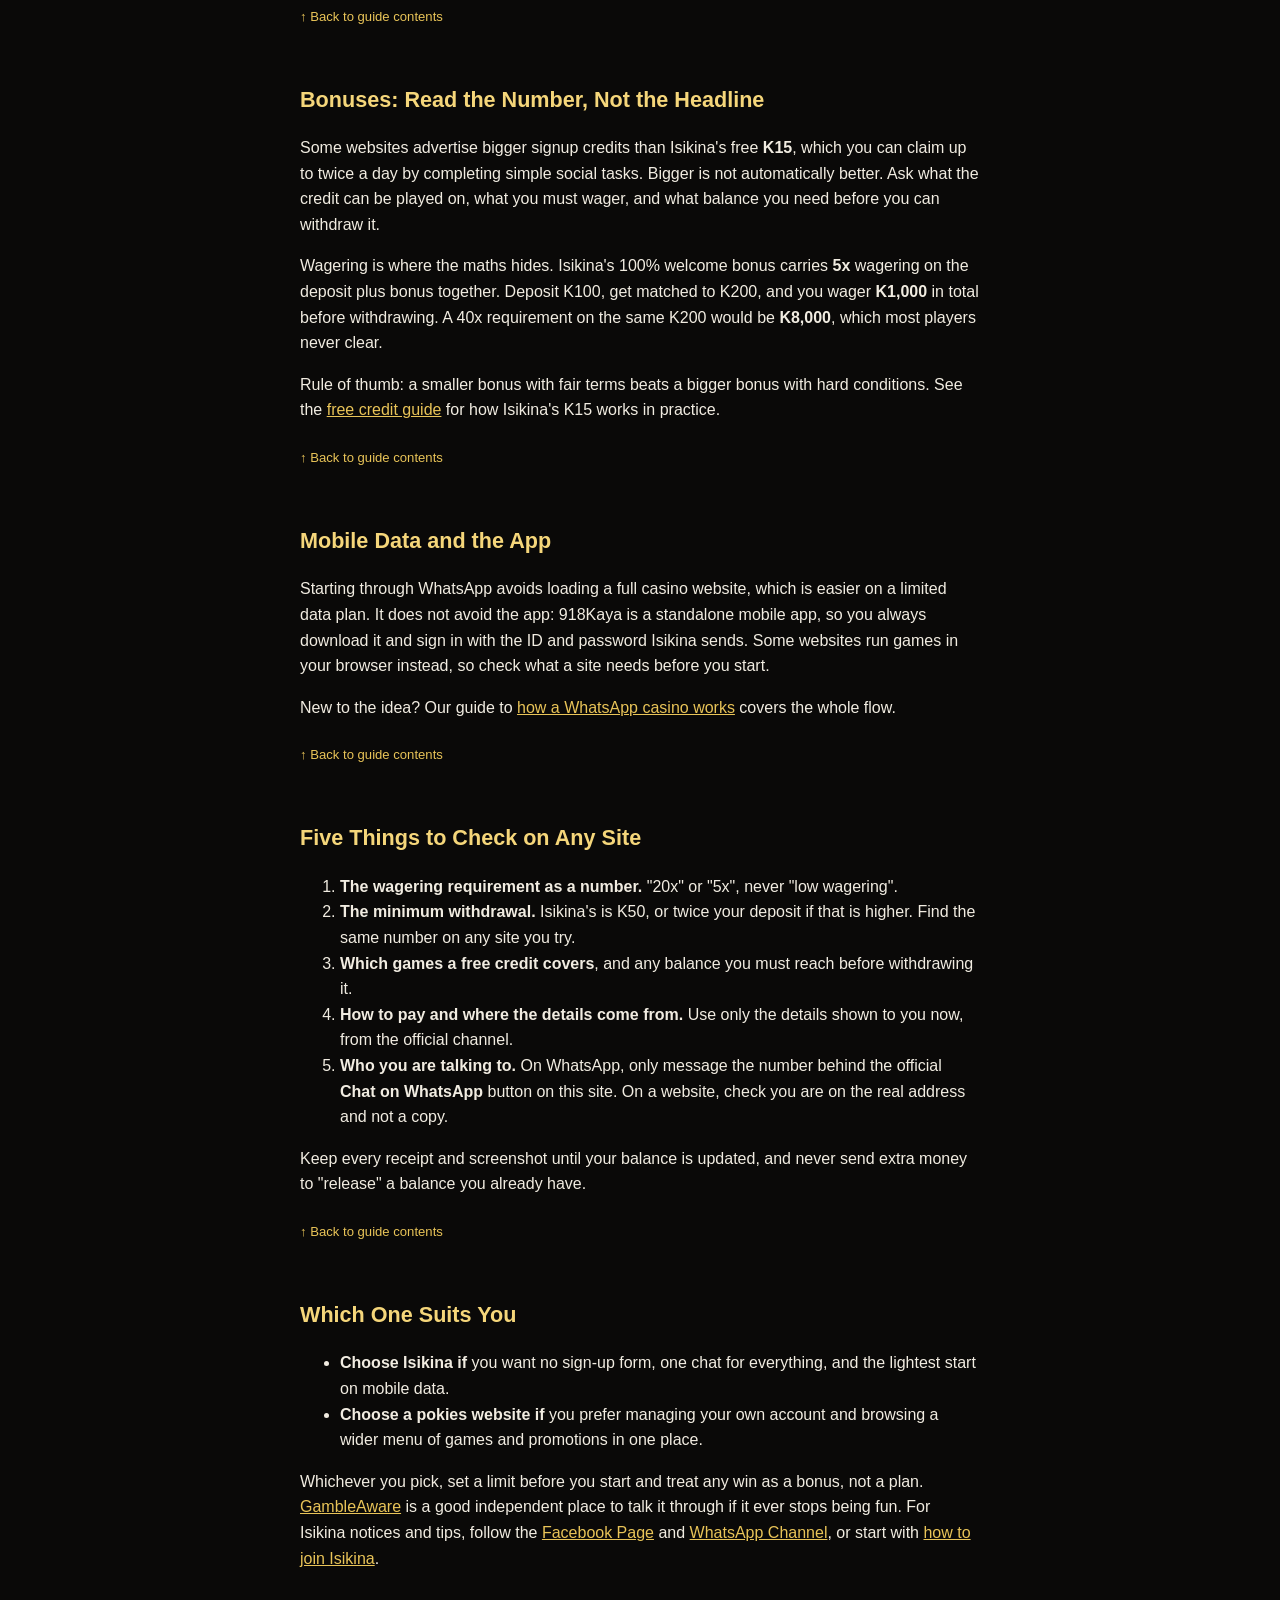
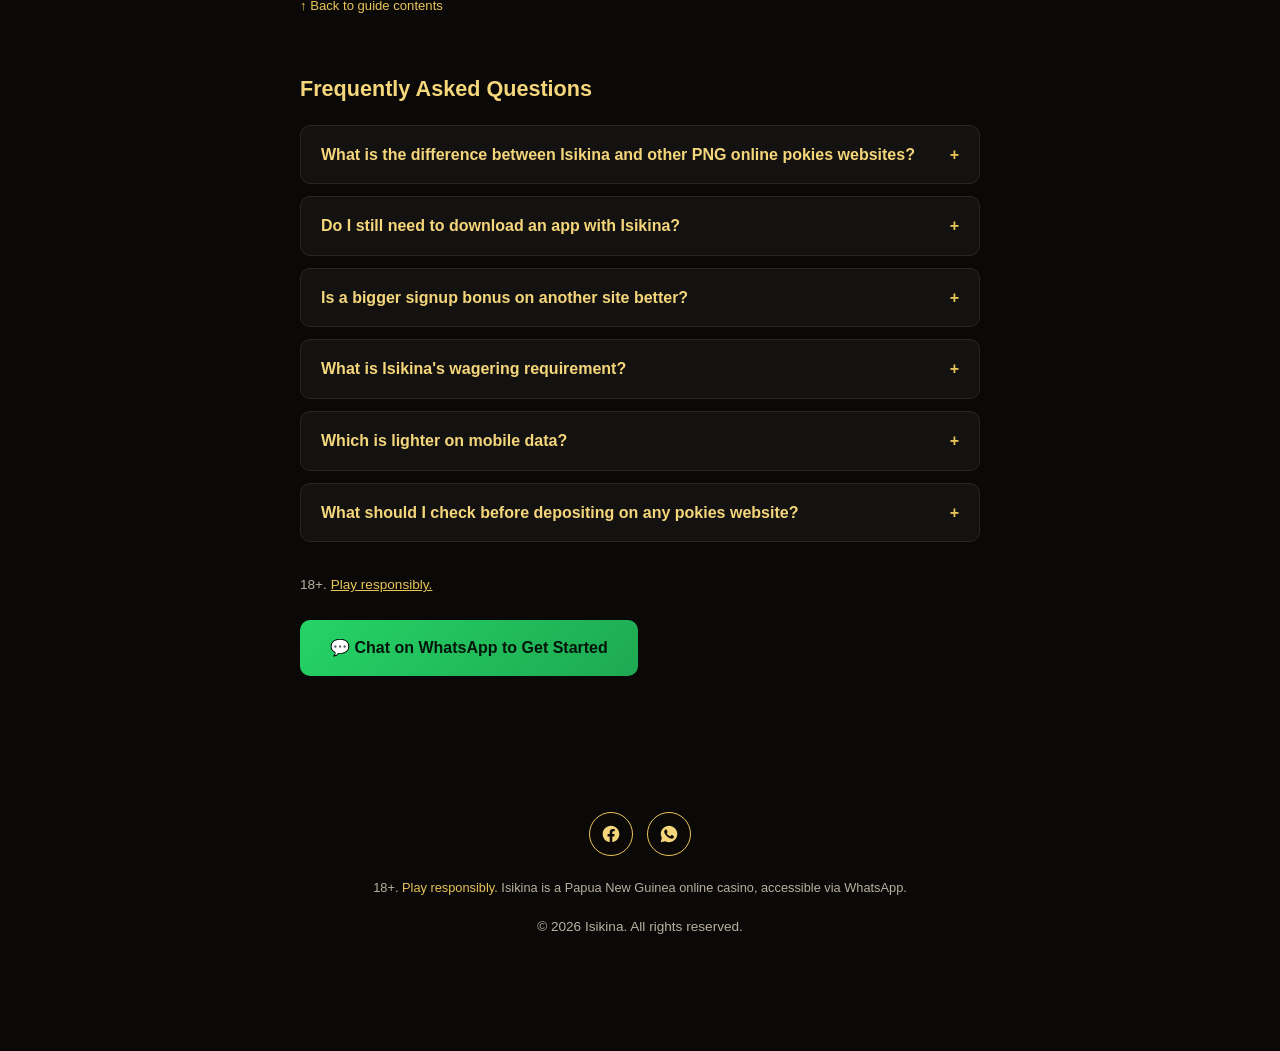
<file: blog/isikina-vs-png-online-pokies-websites.html>
<!DOCTYPE html>
<html lang="en">
<head>
<!-- Google tag (gtag.js), deferred until after load to keep it off the critical rendering path -->
<script>
  window.dataLayer = window.dataLayer || [];
  function gtag(){dataLayer.push(arguments);}
  gtag('js', new Date());
  gtag('config', 'G-35WQNCTC9N');
  window.addEventListener('load', function () {
    var s = document.createElement('script');
    s.async = true;
    s.src = 'https://www.googletagmanager.com/gtag/js?id=G-35WQNCTC9N';
    document.head.appendChild(s);
  });
</script>
<meta charset="UTF-8">
<meta name="viewport" content="width=device-width, initial-scale=1.0">
<title>Isikina vs Other PNG Online Pokies Websites Compared</title>
<meta name="description" content="Isikina vs other PNG online pokies websites: how a WhatsApp casino differs on sign-up, deposits, free credit, bonuses and what to check on any site.">
<link rel="canonical" href="https://www.isikina.com/blog/isikina-vs-png-online-pokies-websites.html">

<meta property="og:type" content="article">
<meta property="og:title" content="Isikina vs Other PNG Online Pokies Websites Compared">
<meta property="og:description" content="Isikina vs other PNG online pokies websites: how a WhatsApp casino differs on sign-up, deposits, free credit, bonuses and what to check on any site.">
<meta property="og:image" content="https://www.isikina.com/images/isikina-logo-og.jpg">
<meta property="og:url" content="https://www.isikina.com/blog/isikina-vs-png-online-pokies-websites.html">
<meta name="twitter:card" content="summary_large_image">

<link rel="icon" type="image/png" sizes="32x32" href="../images/favicon-32.png">
<link rel="apple-touch-icon" href="../images/favicon-180.png">
<link rel="stylesheet" href="../css/site.css">

<script type="application/ld+json">
{
  "@context": "https://schema.org",
  "@graph": [
    {
      "@type": "Organization",
      "@id": "https://www.isikina.com/#organization",
      "name": "Isikina",
      "url": "https://www.isikina.com/",
      "logo": "https://www.isikina.com/images/isikina-logo.png"
    },
    {
      "@type": "Article",
      "headline": "Isikina vs Other PNG Online Pokies Websites Compared",
      "description": "Isikina vs other PNG online pokies websites: how a WhatsApp casino differs on sign-up, deposits, free credit, bonuses and what to check on any site.",
      "author": { "@id": "https://www.isikina.com/#organization" },
      "publisher": { "@id": "https://www.isikina.com/#organization" },
      "datePublished": "2026-10-02",
      "dateModified": "2026-10-02",
      "image": "https://www.isikina.com/images/isikina-logo-og.jpg",
      "mainEntityOfPage": "https://www.isikina.com/blog/isikina-vs-png-online-pokies-websites.html"
    },
    {
      "@type": "BreadcrumbList",
      "itemListElement": [
        { "@type": "ListItem", "position": 1, "name": "Home", "item": "https://www.isikina.com/" },
        { "@type": "ListItem", "position": 2, "name": "Blog", "item": "https://www.isikina.com/blog/index.html" },
        { "@type": "ListItem", "position": 3, "name": "Isikina vs PNG Online Pokies Websites" }
      ]
    },
    {
      "@type": "FAQPage",
      "mainEntity": [
        {"@type":"Question","name":"What is the difference between Isikina and other PNG online pokies websites?","acceptedAnswer":{"@type":"Answer","text":"Isikina runs through a WhatsApp chat with no sign-up form: you deposit or claim free credit in the chat and receive a 918Kaya login. A typical pokies website has you register an account, deposit on the site and claim promotions yourself."}},
        {"@type":"Question","name":"Do I still need to download an app with Isikina?","acceptedAnswer":{"@type":"Answer","text":"Yes. WhatsApp gets you the login, but the games run in the 918Kaya app, which you download and sign in to with the ID and password Isikina sends you."}},
        {"@type":"Question","name":"Is a bigger signup bonus on another site better?","acceptedAnswer":{"@type":"Answer","text":"Not automatically. Check the wagering requirement, which games the credit can be used on, and what you need to withdraw it. A smaller bonus with fair terms often beats a bigger one with hard conditions."}},
        {"@type":"Question","name":"What is Isikina's wagering requirement?","acceptedAnswer":{"@type":"Answer","text":"The 100% welcome bonus carries 5x wagering on the combined deposit and bonus. Deposit K100, get matched to K200, and you wager K1,000 in total before withdrawing."}},
        {"@type":"Question","name":"Which is lighter on mobile data?","acceptedAnswer":{"@type":"Answer","text":"Signing up and depositing through WhatsApp avoids loading a full casino website, so it generally uses less data. You still download the 918Kaya app once to play."}},
        {"@type":"Question","name":"What should I check before depositing on any pokies website?","acceptedAnswer":{"@type":"Answer","text":"Check the wagering requirement as a number, the minimum withdrawal, which games any free credit covers, how payments are made, and whether the bank details shown are current. Keep every receipt and screenshot."}}
      ]
    }
  ]
}
</script>
</head>
<body>

<header>
  <div class="nav">
    <a href="../index.html" class="brand">
      <img src="../images/isikina-logo-header.webp" alt="Isikina logo" width="100" height="77">
    </a>
    <nav class="nav-links">
      <a href="../index.html#bonuses">Bonuses</a>
      <a href="../index.html#download">Download</a>
      <a href="../index.html#faq">FAQ</a>
      <a href="index.html">Blog</a>
    </nav>
    <div class="header-actions">
      <button class="nav-toggle" aria-label="Menu">☰</button>
      <a class="btn-wa-small" href="https://tinyurl.com/isikina-event" target="_blank" rel="noopener">Chat on WhatsApp</a>
    </div>
  </div>
</header>

<section class="page-hero">
  <div class="container">
    <div class="breadcrumb"><a href="../index.html">Home</a> / <a href="index.html">Blog</a> / Isikina vs PNG Online Pokies Websites</div>
    <h1>Isikina vs Other PNG Online Pokies Websites Compared</h1>
  </div>
</section>

<main>
<article class="post container">
  <p class="post-meta">Published October 2, 2026 &middot; Isikina Editorial &middot; 5 min read</p>

  <p>Isikina vs other PNG online pokies websites comes down to one question: do you want to play through a WhatsApp chat or through a website account? Isikina has no sign-up form and everything happens in one chat. A typical pokies website has you register, deposit on the site and claim promotions yourself.</p>
  <p>This guide sets the two styles side by side, then gives you a checklist that works on any site, Isikina included.</p>

  <nav class="toc-box" id="toc" aria-label="Table of contents">
    <h2>What's in this guide</h2>
    <ol>
      <li><a href="#side-by-side">Side by Side</a></li>
      <li><a href="#signup-deposit">Sign-Up and Deposits</a></li>
      <li><a href="#bonuses">Bonuses: Read the Number, Not the Headline</a></li>
      <li><a href="#data">Mobile Data and the App</a></li>
      <li><a href="#checklist">Five Things to Check on Any Site</a></li>
      <li><a href="#which">Which One Suits You</a></li>
      <li><a href="#faq">Frequently Asked Questions</a></li>
    </ol>
  </nav>

  <h2 id="side-by-side">Side by Side</h2>
  <ul>
    <li><strong>Where you start:</strong> Isikina starts in a WhatsApp chat. A pokies website starts on its own web page.</li>
    <li><strong>Registration:</strong> Isikina has no registration form; your login is sent to you. A website normally asks you to create an account first.</li>
    <li><strong>Support:</strong> Isikina is a person in the same chat, open 24/7. A website usually has a separate live chat or contact page.</li>
    <li><strong>Games:</strong> Isikina gives you 918Kaya access, played in the 918Kaya app. A website may offer several game providers in one place, so the menu can be wider.</li>
    <li><strong>Promotions:</strong> Isikina tells you its offers in the chat. A website usually has a promotions page you browse and claim from yourself.</li>
  </ul>
  <a href="#toc" class="jump-top">↑ Back to guide contents</a>

  <h2 id="signup-deposit">Sign-Up and Deposits</h2>
  <p><strong>With Isikina</strong> you message the official number, ask for the current BSP or Kina bank details, pay at least <strong>K10</strong>, and send your receipt back. Isikina then sends your 918Kaya login ID and password. Our <a class="inline-link" href="isikina-deposit-via-whatsapp.html">deposit guide</a> walks through each step, and the <a class="inline-link" href="how-to-get-918kaya-game-id.html">918Kaya game ID guide</a> explains the login.</p>
  <p><strong>On a pokies website</strong> the usual route is to register with a username and password, open the deposit page, pay the bank account it shows and upload proof of payment. The details differ site to site, so read each deposit screen carefully.</p>
  <p>One habit applies to both: bank details can change from time to time, so always use the latest details you are given and never reuse an old transfer. Both <a class="inline-link" href="https://www.bsp.com.pg/" target="_blank" rel="noopener">BSP Bank</a> and <a class="inline-link" href="https://www.kinabank.com.pg/" target="_blank" rel="noopener">Kina Bank</a> publish how their mobile banking works if you need a receipt.</p>
  <a href="#toc" class="jump-top">↑ Back to guide contents</a>

  <h2 id="bonuses">Bonuses: Read the Number, Not the Headline</h2>
  <p>Some websites advertise bigger signup credits than Isikina's free <strong>K15</strong>, which you can claim up to twice a day by completing simple social tasks. Bigger is not automatically better. Ask what the credit can be played on, what you must wager, and what balance you need before you can withdraw it.</p>
  <p>Wagering is where the maths hides. Isikina's 100% welcome bonus carries <strong>5x</strong> wagering on the deposit plus bonus together. Deposit K100, get matched to K200, and you wager <strong>K1,000</strong> in total before withdrawing. A 40x requirement on the same K200 would be <strong>K8,000</strong>, which most players never clear.</p>
  <p>Rule of thumb: a smaller bonus with fair terms beats a bigger bonus with hard conditions. See the <a class="inline-link" href="isikina-free-credit-guide.html">free credit guide</a> for how Isikina's K15 works in practice.</p>
  <a href="#toc" class="jump-top">↑ Back to guide contents</a>

  <h2 id="data">Mobile Data and the App</h2>
  <p>Starting through WhatsApp avoids loading a full casino website, which is easier on a limited data plan. It does not avoid the app: 918Kaya is a standalone mobile app, so you always download it and sign in with the ID and password Isikina sends. Some websites run games in your browser instead, so check what a site needs before you start.</p>
  <p>New to the idea? Our guide to <a class="inline-link" href="isikina-whatsapp-casino.html">how a WhatsApp casino works</a> covers the whole flow.</p>
  <a href="#toc" class="jump-top">↑ Back to guide contents</a>

  <h2 id="checklist">Five Things to Check on Any Site</h2>
  <ol>
    <li><strong>The wagering requirement as a number.</strong> "20x" or "5x", never "low wagering".</li>
    <li><strong>The minimum withdrawal.</strong> Isikina's is K50, or twice your deposit if that is higher. Find the same number on any site you try.</li>
    <li><strong>Which games a free credit covers</strong>, and any balance you must reach before withdrawing it.</li>
    <li><strong>How to pay and where the details come from.</strong> Use only the details shown to you now, from the official channel.</li>
    <li><strong>Who you are talking to.</strong> On WhatsApp, only message the number behind the official <strong>Chat on WhatsApp</strong> button on this site. On a website, check you are on the real address and not a copy.</li>
  </ol>
  <p>Keep every receipt and screenshot until your balance is updated, and never send extra money to "release" a balance you already have.</p>
  <a href="#toc" class="jump-top">↑ Back to guide contents</a>

  <h2 id="which">Which One Suits You</h2>
  <ul>
    <li><strong>Choose Isikina if</strong> you want no sign-up form, one chat for everything, and the lightest start on mobile data.</li>
    <li><strong>Choose a pokies website if</strong> you prefer managing your own account and browsing a wider menu of games and promotions in one place.</li>
  </ul>
  <p>Whichever you pick, set a limit before you start and treat any win as a bonus, not a plan. <a class="inline-link" href="https://www.gambleaware.org/" target="_blank" rel="noopener">GambleAware</a> is a good independent place to talk it through if it ever stops being fun. For Isikina notices and tips, follow the <a class="inline-link" href="https://www.facebook.com/share/19qxvDRtX2/?mibextid=wwXIfr" target="_blank" rel="noopener">Facebook Page</a> and <a class="inline-link" href="https://whatsapp.com/channel/0029Vb8jQrjIN9ioDK9UNj2c" target="_blank" rel="noopener">WhatsApp Channel</a>, or start with <a class="inline-link" href="how-to-join-isikina-casino.html">how to join Isikina</a>.</p>
  <a href="#toc" class="jump-top">↑ Back to guide contents</a>

  <h2 id="faq">Frequently Asked Questions</h2>
  <div class="faq" style="margin:0;">
    <details>
      <summary>What is the difference between Isikina and other PNG online pokies websites?</summary>
      <p>Isikina runs through a WhatsApp chat with no sign-up form: you deposit or claim free credit in the chat and receive a 918Kaya login. A typical pokies website has you register an account, deposit on the site and claim promotions yourself.</p>
    </details>
    <details>
      <summary>Do I still need to download an app with Isikina?</summary>
      <p>Yes. WhatsApp gets you the login, but the games run in the 918Kaya app, which you download and sign in to with the ID and password Isikina sends you.</p>
    </details>
    <details>
      <summary>Is a bigger signup bonus on another site better?</summary>
      <p>Not automatically. Check the wagering requirement, which games the credit can be used on, and what you need to withdraw it. A smaller bonus with fair terms often beats a bigger one with hard conditions.</p>
    </details>
    <details>
      <summary>What is Isikina's wagering requirement?</summary>
      <p>The 100% welcome bonus carries 5x wagering on the combined deposit and bonus. Deposit K100, get matched to K200, and you wager K1,000 in total before withdrawing.</p>
    </details>
    <details>
      <summary>Which is lighter on mobile data?</summary>
      <p>Signing up and depositing through WhatsApp avoids loading a full casino website, so it generally uses less data. You still download the 918Kaya app once to play.</p>
    </details>
    <details>
      <summary>What should I check before depositing on any pokies website?</summary>
      <p>Check the wagering requirement as a number, the minimum withdrawal, which games any free credit covers, how payments are made, and whether the bank details shown are current. Keep every receipt and screenshot.</p>
    </details>
  </div>

  <p style="margin-top:32px;color:var(--text-dim);font-size:0.85rem;">18+. <a class="inline-link" href="../responsible-gaming.html">Play responsibly.</a></p>

  <p style="margin-top:24px;"><a class="btn btn-primary" href="https://tinyurl.com/isikina-event" target="_blank" rel="noopener">💬 Chat on WhatsApp to Get Started</a></p>
</article>
</main>

<footer>
  <div class="social-links">
    <a href="https://www.facebook.com/share/19qxvDRtX2/?mibextid=wwXIfr" target="_blank" rel="noopener" aria-label="Isikina on Facebook">
      <svg viewBox="0 0 24 24"><path d="M22 12c0-5.52-4.48-10-10-10S2 6.48 2 12c0 4.99 3.66 9.13 8.44 9.88v-6.99H7.9v-2.89h2.54V9.79c0-2.5 1.49-3.89 3.77-3.89 1.09 0 2.23.2 2.23.2v2.45h-1.26c-1.24 0-1.63.77-1.63 1.56v1.88h2.78l-.44 2.89h-2.34v6.99C18.34 21.13 22 16.99 22 12z"/></svg>
    </a>
    <a href="https://whatsapp.com/channel/0029Vb8jQrjIN9ioDK9UNj2c" target="_blank" rel="noopener" aria-label="Isikina WhatsApp Channel">
      <svg viewBox="0 0 24 24"><path d="M12.04 2C6.58 2 2.13 6.45 2.13 11.91c0 1.75.46 3.39 1.26 4.82L2 22l5.44-1.36a9.87 9.87 0 0 0 4.6 1.14h.01c5.46 0 9.91-4.45 9.91-9.91C21.96 6.45 17.5 2 12.04 2zm5.8 14.13c-.24.68-1.4 1.3-1.93 1.38-.5.08-1.13.11-1.82-.11-.42-.13-.96-.31-1.65-.6-2.9-1.25-4.79-4.17-4.94-4.36-.15-.2-1.18-1.57-1.18-3 0-1.42.75-2.12 1.01-2.41.26-.29.57-.36.76-.36.19 0 .38 0 .55.01.18.01.41-.07.64.49.24.58.81 2 .88 2.14.07.15.11.32.02.51-.09.19-.14.31-.27.48-.14.17-.29.37-.41.5-.14.14-.28.29-.12.57.16.28.71 1.18 1.53 1.91 1.05.94 1.94 1.23 2.22 1.37.28.14.44.12.6-.07.16-.19.7-.82.89-1.1.19-.28.38-.23.63-.14.26.09 1.66.79 1.94.93.28.14.47.21.54.33.07.12.07.68-.17 1.36z"/></svg>
    </a>
  </div>
  <p class="disclaimer">18+. <a href="../responsible-gaming.html">Play responsibly.</a> Isikina is a Papua New Guinea online casino, accessible via WhatsApp.</p>
  <p>&copy; 2026 Isikina. All rights reserved.</p>
</footer>

<a class="fab-wa" href="https://tinyurl.com/isikina-event" target="_blank" rel="noopener" aria-label="Chat on WhatsApp">
  <svg xmlns="http://www.w3.org/2000/svg" width="30" height="30" viewBox="0 0 24 24" fill="#04150a"><path d="M12.04 2C6.58 2 2.13 6.45 2.13 11.91c0 1.75.46 3.39 1.26 4.82L2 22l5.44-1.36a9.87 9.87 0 0 0 4.6 1.14h.01c5.46 0 9.91-4.45 9.91-9.91C21.96 6.45 17.5 2 12.04 2zm5.8 14.13c-.24.68-1.4 1.3-1.93 1.38-.5.08-1.13.11-1.82-.11-.42-.13-.96-.31-1.65-.6-2.9-1.25-4.79-4.17-4.94-4.36-.15-.2-1.18-1.57-1.18-3 0-1.42.75-2.12 1.01-2.41.26-.29.57-.36.76-.36.19 0 .38 0 .55.01.18.01.41-.07.64.49.24.58.81 2 .88 2.14.07.15.11.32.02.51-.09.19-.14.31-.27.48-.14.17-.29.37-.41.5-.14.14-.28.29-.12.57.16.28.71 1.18 1.53 1.91 1.05.94 1.94 1.23 2.22 1.37.28.14.44.12.6-.07.16-.19.7-.82.89-1.1.19-.28.38-.23.63-.14.26.09 1.66.79 1.94.93.28.14.47.21.54.33.07.12.07.68-.17 1.36z"/></svg>
</a>

<script src="../js/nav.js"></script>

</body>
</html>
</file>
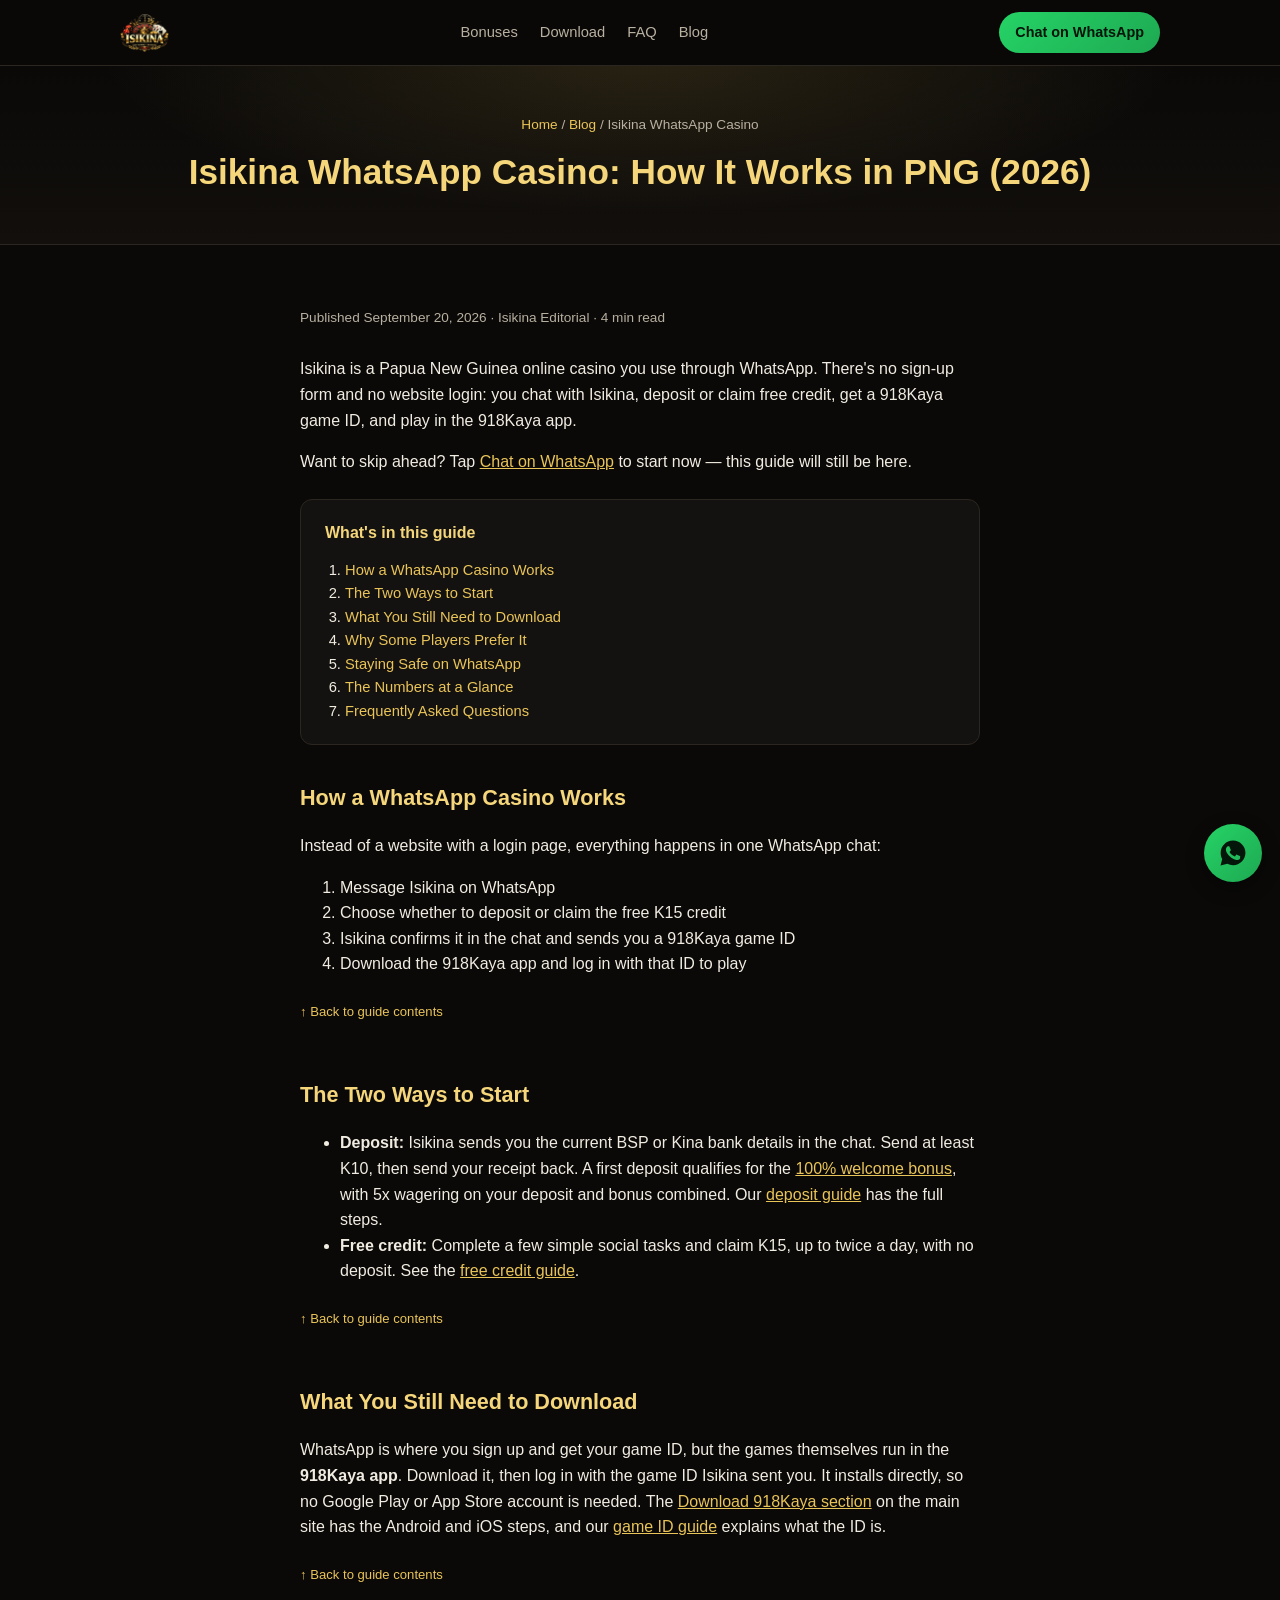
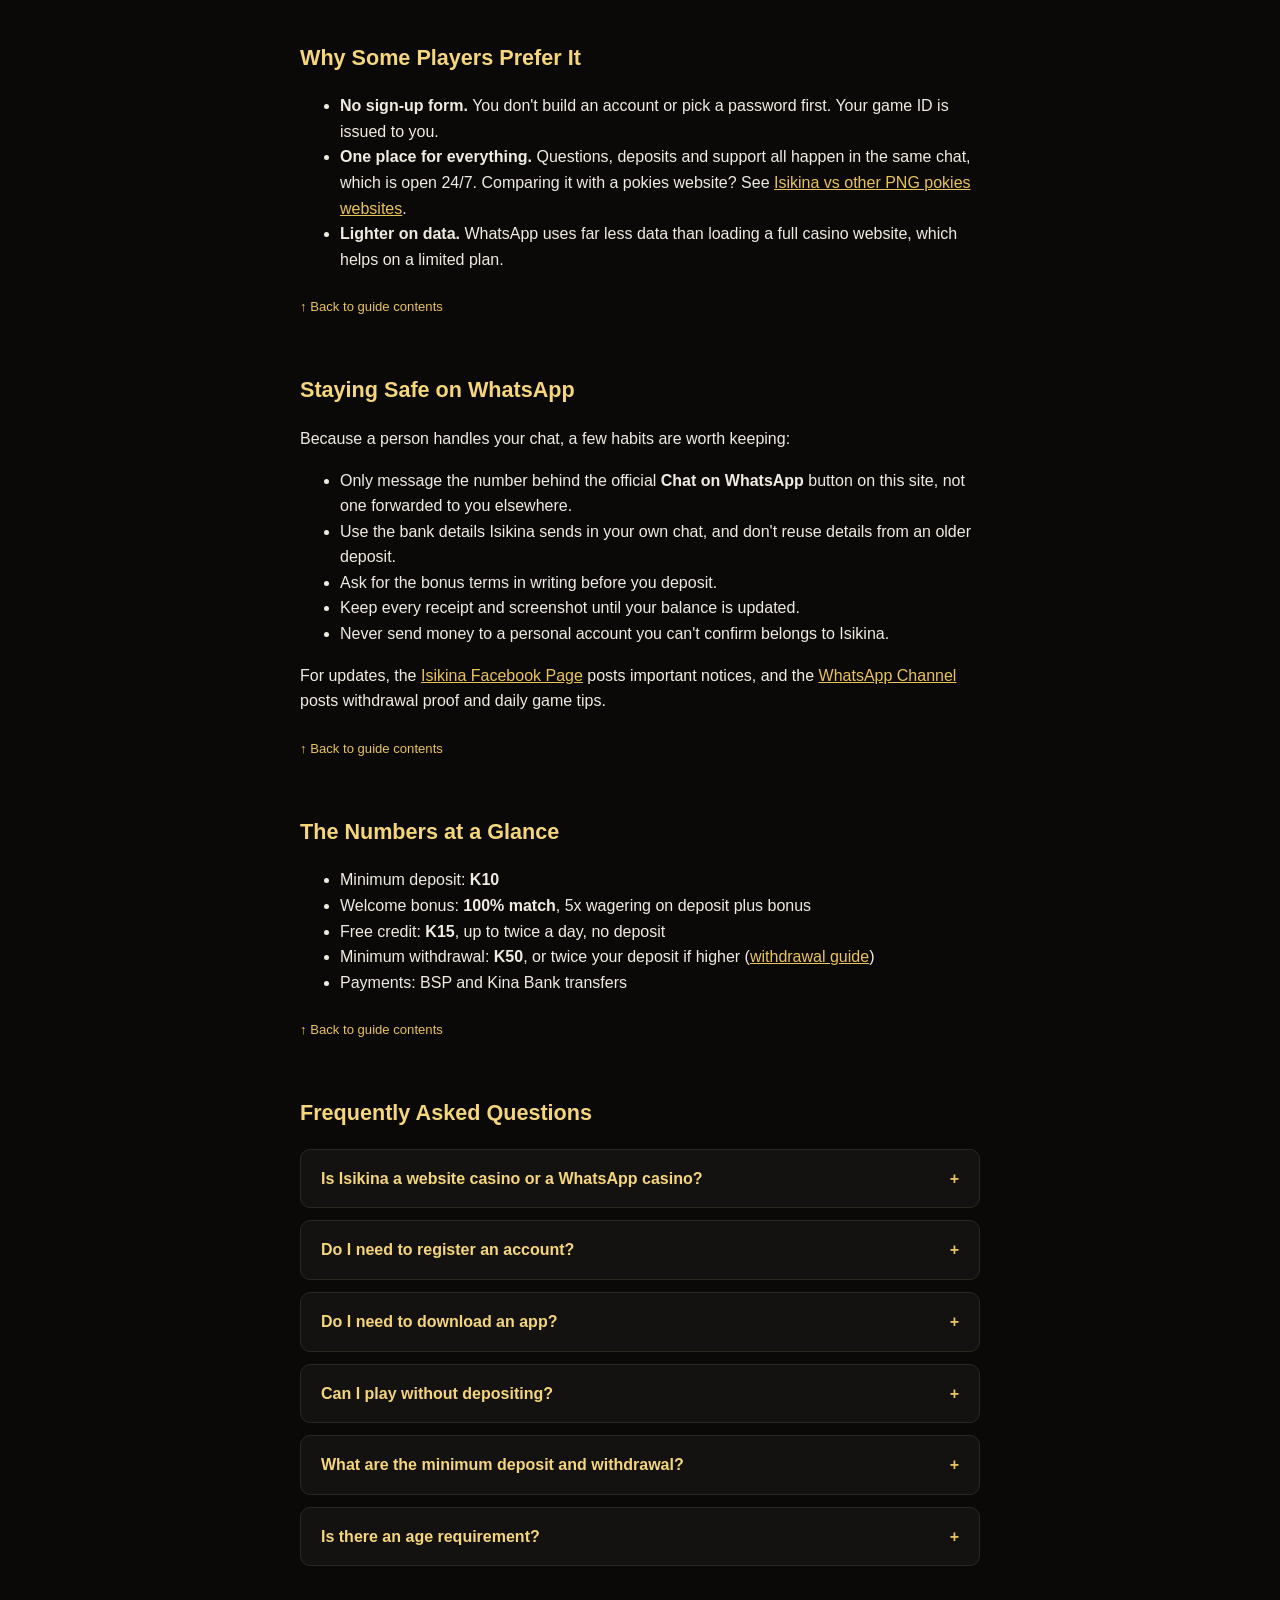
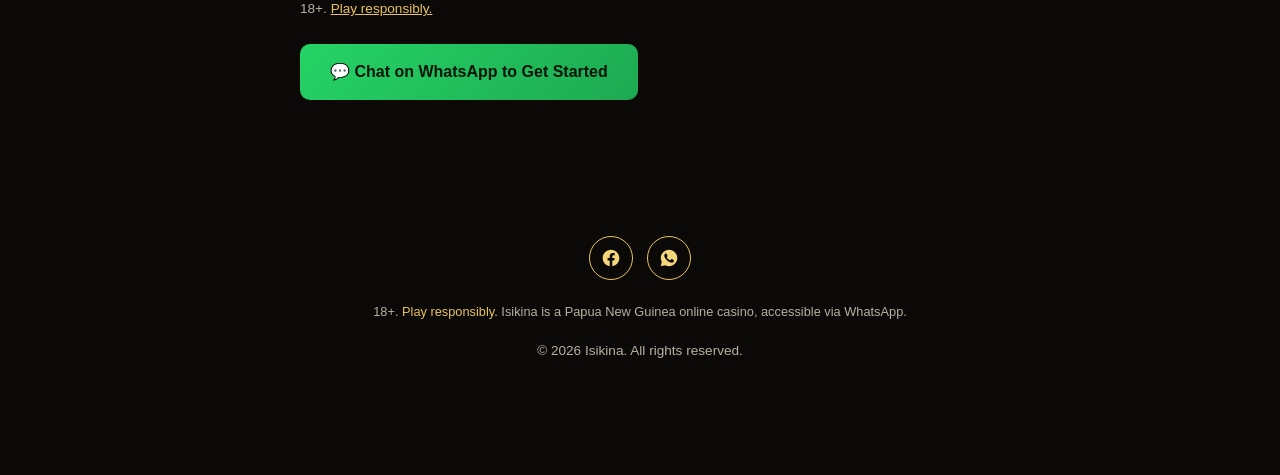
<file: blog/isikina-whatsapp-casino.html>
<!DOCTYPE html>
<html lang="en">
<head>
<!-- Google tag (gtag.js), deferred until after load to keep it off the critical rendering path -->
<script>
  window.dataLayer = window.dataLayer || [];
  function gtag(){dataLayer.push(arguments);}
  gtag('js', new Date());
  gtag('config', 'G-35WQNCTC9N');
  window.addEventListener('load', function () {
    var s = document.createElement('script');
    s.async = true;
    s.src = 'https://www.googletagmanager.com/gtag/js?id=G-35WQNCTC9N';
    document.head.appendChild(s);
  });
</script>
<meta charset="UTF-8">
<meta name="viewport" content="width=device-width, initial-scale=1.0">
<title>Isikina WhatsApp Casino: How It Works in PNG (2026)</title>
<meta name="description" content="Isikina is a Papua New Guinea online casino you use through WhatsApp: no sign-up form, K10 minimum deposit, free K15 credit and a 100% welcome bonus.">
<link rel="canonical" href="https://www.isikina.com/blog/isikina-whatsapp-casino.html">

<meta property="og:type" content="article">
<meta property="og:title" content="Isikina WhatsApp Casino: How It Works in PNG (2026)">
<meta property="og:description" content="Isikina is a Papua New Guinea online casino you use through WhatsApp: no sign-up form, K10 minimum deposit, free K15 credit and a 100% welcome bonus.">
<meta property="og:image" content="https://www.isikina.com/images/isikina-logo-og.jpg">
<meta property="og:url" content="https://www.isikina.com/blog/isikina-whatsapp-casino.html">
<meta name="twitter:card" content="summary_large_image">

<link rel="icon" type="image/png" sizes="32x32" href="../images/favicon-32.png">
<link rel="apple-touch-icon" href="../images/favicon-180.png">
<link rel="stylesheet" href="../css/site.css">

<script type="application/ld+json">
{
  "@context": "https://schema.org",
  "@graph": [
    {
      "@type": "Organization",
      "@id": "https://www.isikina.com/#organization",
      "name": "Isikina",
      "url": "https://www.isikina.com/",
      "logo": "https://www.isikina.com/images/isikina-logo.png"
    },
    {
      "@type": "Article",
      "headline": "Isikina WhatsApp Casino: How It Works in PNG (2026)",
      "description": "Isikina is a Papua New Guinea online casino you use through WhatsApp: no sign-up form, K10 minimum deposit, free K15 credit and a 100% welcome bonus.",
      "author": { "@id": "https://www.isikina.com/#organization" },
      "publisher": { "@id": "https://www.isikina.com/#organization" },
      "datePublished": "2026-09-20",
      "dateModified": "2026-09-20",
      "image": "https://www.isikina.com/images/isikina-logo-og.jpg",
      "mainEntityOfPage": "https://www.isikina.com/blog/isikina-whatsapp-casino.html"
    },
    {
      "@type": "BreadcrumbList",
      "itemListElement": [
        { "@type": "ListItem", "position": 1, "name": "Home", "item": "https://www.isikina.com/" },
        { "@type": "ListItem", "position": 2, "name": "Blog", "item": "https://www.isikina.com/blog/index.html" },
        { "@type": "ListItem", "position": 3, "name": "Isikina WhatsApp Casino" }
      ]
    },
    {
      "@type": "FAQPage",
      "mainEntity": [
        {"@type":"Question","name":"Is Isikina a website casino or a WhatsApp casino?","acceptedAnswer":{"@type":"Answer","text":"It runs through WhatsApp. There's no sign-up form or website login: you chat with Isikina to deposit or claim free credit, receive a 918Kaya game ID, and play in the 918Kaya app."}},
        {"@type":"Question","name":"Do I need to register an account?","acceptedAnswer":{"@type":"Answer","text":"No registration form. Isikina issues your 918Kaya game ID once your deposit or free-credit tasks are confirmed in the chat."}},
        {"@type":"Question","name":"Do I need to download an app?","acceptedAnswer":{"@type":"Answer","text":"Not to start chatting or to get your game ID, but you do need the 918Kaya app to play. Download it and log in with the game ID Isikina sends you."}},
        {"@type":"Question","name":"Can I play without depositing?","acceptedAnswer":{"@type":"Answer","text":"Yes. Complete a few simple social tasks to claim the free K15 credit, up to twice a day. No deposit is needed."}},
        {"@type":"Question","name":"What are the minimum deposit and withdrawal?","acceptedAnswer":{"@type":"Answer","text":"K10 minimum deposit and K50 minimum withdrawal, or twice your deposit if that is higher."}},
        {"@type":"Question","name":"Is there an age requirement?","acceptedAnswer":{"@type":"Answer","text":"Yes. You must be 18 years or older to use Isikina's services."}}
      ]
    }
  ]
}
</script>
</head>
<body>

<header>
  <div class="nav">
    <a href="../index.html" class="brand">
      <img src="../images/isikina-logo-header.webp" alt="Isikina logo" width="100" height="77">
    </a>
    <nav class="nav-links">
      <a href="../index.html#bonuses">Bonuses</a>
      <a href="../index.html#download">Download</a>
      <a href="../index.html#faq">FAQ</a>
      <a href="index.html">Blog</a>
    </nav>
    <div class="header-actions">
      <button class="nav-toggle" aria-label="Menu">☰</button>
      <a class="btn-wa-small" href="https://tinyurl.com/isikina-event" target="_blank" rel="noopener">Chat on WhatsApp</a>
    </div>
  </div>
</header>

<section class="page-hero">
  <div class="container">
    <div class="breadcrumb"><a href="../index.html">Home</a> / <a href="index.html">Blog</a> / Isikina WhatsApp Casino</div>
    <h1>Isikina WhatsApp Casino: How It Works in PNG (2026)</h1>
  </div>
</section>

<main>
<article class="post container">
  <p class="post-meta">Published September 20, 2026 &middot; Isikina Editorial &middot; 4 min read</p>

  <p>Isikina is a Papua New Guinea online casino you use through WhatsApp. There's no sign-up form and no website login: you chat with Isikina, deposit or claim free credit, get a 918Kaya game ID, and play in the 918Kaya app.</p>
  <p>Want to skip ahead? Tap <a class="inline-link" href="https://tinyurl.com/isikina-event" target="_blank" rel="noopener">Chat on WhatsApp</a> to start now — this guide will still be here.</p>

  <nav class="toc-box" id="toc" aria-label="Table of contents">
    <h2>What's in this guide</h2>
    <ol>
      <li><a href="#how-it-works">How a WhatsApp Casino Works</a></li>
      <li><a href="#two-ways">The Two Ways to Start</a></li>
      <li><a href="#download">What You Still Need to Download</a></li>
      <li><a href="#why">Why Some Players Prefer It</a></li>
      <li><a href="#safety">Staying Safe on WhatsApp</a></li>
      <li><a href="#numbers">The Numbers at a Glance</a></li>
      <li><a href="#faq">Frequently Asked Questions</a></li>
    </ol>
  </nav>

  <h2 id="how-it-works">How a WhatsApp Casino Works</h2>
  <p>Instead of a website with a login page, everything happens in one WhatsApp chat:</p>
  <ol>
    <li>Message Isikina on WhatsApp</li>
    <li>Choose whether to deposit or claim the free K15 credit</li>
    <li>Isikina confirms it in the chat and sends you a 918Kaya game ID</li>
    <li>Download the 918Kaya app and log in with that ID to play</li>
  </ol>
  <a href="#toc" class="jump-top">↑ Back to guide contents</a>

  <h2 id="two-ways">The Two Ways to Start</h2>
  <ul>
    <li><strong>Deposit:</strong> Isikina sends you the current BSP or Kina bank details in the chat. Send at least K10, then send your receipt back. A first deposit qualifies for the <a class="inline-link" href="../index.html#bonuses">100% welcome bonus</a>, with 5x wagering on your deposit and bonus combined. Our <a class="inline-link" href="isikina-deposit-via-whatsapp.html">deposit guide</a> has the full steps.</li>
    <li><strong>Free credit:</strong> Complete a few simple social tasks and claim K15, up to twice a day, with no deposit. See the <a class="inline-link" href="isikina-free-credit-guide.html">free credit guide</a>.</li>
  </ul>
  <a href="#toc" class="jump-top">↑ Back to guide contents</a>

  <h2 id="download">What You Still Need to Download</h2>
  <p>WhatsApp is where you sign up and get your game ID, but the games themselves run in the <strong>918Kaya app</strong>. Download it, then log in with the game ID Isikina sent you. It installs directly, so no Google Play or App Store account is needed. The <a class="inline-link" href="../index.html#download">Download 918Kaya section</a> on the main site has the Android and iOS steps, and our <a class="inline-link" href="how-to-get-918kaya-game-id.html">game ID guide</a> explains what the ID is.</p>
  <a href="#toc" class="jump-top">↑ Back to guide contents</a>

  <h2 id="why">Why Some Players Prefer It</h2>
  <ul>
    <li><strong>No sign-up form.</strong> You don't build an account or pick a password first. Your game ID is issued to you.</li>
    <li><strong>One place for everything.</strong> Questions, deposits and support all happen in the same chat, which is open 24/7. Comparing it with a pokies website? See <a class="inline-link" href="isikina-vs-png-online-pokies-websites.html">Isikina vs other PNG pokies websites</a>.</li>
    <li><strong>Lighter on data.</strong> WhatsApp uses far less data than loading a full casino website, which helps on a limited plan.</li>
  </ul>
  <a href="#toc" class="jump-top">↑ Back to guide contents</a>

  <h2 id="safety">Staying Safe on WhatsApp</h2>
  <p>Because a person handles your chat, a few habits are worth keeping:</p>
  <ul>
    <li>Only message the number behind the official <strong>Chat on WhatsApp</strong> button on this site, not one forwarded to you elsewhere.</li>
    <li>Use the bank details Isikina sends in your own chat, and don't reuse details from an older deposit.</li>
    <li>Ask for the bonus terms in writing before you deposit.</li>
    <li>Keep every receipt and screenshot until your balance is updated.</li>
    <li>Never send money to a personal account you can't confirm belongs to Isikina.</li>
  </ul>
  <p>For updates, the <a class="inline-link" href="https://www.facebook.com/share/19qxvDRtX2/?mibextid=wwXIfr" target="_blank" rel="noopener">Isikina Facebook Page</a> posts important notices, and the <a class="inline-link" href="https://whatsapp.com/channel/0029Vb8jQrjIN9ioDK9UNj2c" target="_blank" rel="noopener">WhatsApp Channel</a> posts withdrawal proof and daily game tips.</p>
  <a href="#toc" class="jump-top">↑ Back to guide contents</a>

  <h2 id="numbers">The Numbers at a Glance</h2>
  <ul>
    <li>Minimum deposit: <strong>K10</strong></li>
    <li>Welcome bonus: <strong>100% match</strong>, 5x wagering on deposit plus bonus</li>
    <li>Free credit: <strong>K15</strong>, up to twice a day, no deposit</li>
    <li>Minimum withdrawal: <strong>K50</strong>, or twice your deposit if higher (<a class="inline-link" href="how-to-withdraw-winnings-isikina.html">withdrawal guide</a>)</li>
    <li>Payments: BSP and Kina Bank transfers</li>
  </ul>
  <a href="#toc" class="jump-top">↑ Back to guide contents</a>

  <h2 id="faq">Frequently Asked Questions</h2>
  <div class="faq" style="margin:0;">
    <details>
      <summary>Is Isikina a website casino or a WhatsApp casino?</summary>
      <p>It runs through WhatsApp. There's no sign-up form or website login: you chat with Isikina to deposit or claim free credit, receive a 918Kaya game ID, and play in the 918Kaya app.</p>
    </details>
    <details>
      <summary>Do I need to register an account?</summary>
      <p>No registration form. Isikina issues your 918Kaya game ID once your deposit or free-credit tasks are confirmed in the chat.</p>
    </details>
    <details>
      <summary>Do I need to download an app?</summary>
      <p>Not to start chatting or to get your game ID, but you do need the 918Kaya app to play. Download it and log in with the game ID Isikina sends you.</p>
    </details>
    <details>
      <summary>Can I play without depositing?</summary>
      <p>Yes. Complete a few simple social tasks to claim the free K15 credit, up to twice a day. No deposit is needed.</p>
    </details>
    <details>
      <summary>What are the minimum deposit and withdrawal?</summary>
      <p>K10 minimum deposit and K50 minimum withdrawal, or twice your deposit if that is higher.</p>
    </details>
    <details>
      <summary>Is there an age requirement?</summary>
      <p>Yes. You must be 18 years or older to use Isikina's services.</p>
    </details>
  </div>

  <p style="margin-top:32px;color:var(--text-dim);font-size:0.85rem;">18+. <a class="inline-link" href="../responsible-gaming.html">Play responsibly.</a></p>

  <p style="margin-top:24px;"><a class="btn btn-primary" href="https://tinyurl.com/isikina-event" target="_blank" rel="noopener">💬 Chat on WhatsApp to Get Started</a></p>
</article>
</main>

<footer>
  <div class="social-links">
    <a href="https://www.facebook.com/share/19qxvDRtX2/?mibextid=wwXIfr" target="_blank" rel="noopener" aria-label="Isikina on Facebook">
      <svg viewBox="0 0 24 24"><path d="M22 12c0-5.52-4.48-10-10-10S2 6.48 2 12c0 4.99 3.66 9.13 8.44 9.88v-6.99H7.9v-2.89h2.54V9.79c0-2.5 1.49-3.89 3.77-3.89 1.09 0 2.23.2 2.23.2v2.45h-1.26c-1.24 0-1.63.77-1.63 1.56v1.88h2.78l-.44 2.89h-2.34v6.99C18.34 21.13 22 16.99 22 12z"/></svg>
    </a>
    <a href="https://whatsapp.com/channel/0029Vb8jQrjIN9ioDK9UNj2c" target="_blank" rel="noopener" aria-label="Isikina WhatsApp Channel">
      <svg viewBox="0 0 24 24"><path d="M12.04 2C6.58 2 2.13 6.45 2.13 11.91c0 1.75.46 3.39 1.26 4.82L2 22l5.44-1.36a9.87 9.87 0 0 0 4.6 1.14h.01c5.46 0 9.91-4.45 9.91-9.91C21.96 6.45 17.5 2 12.04 2zm5.8 14.13c-.24.68-1.4 1.3-1.93 1.38-.5.08-1.13.11-1.82-.11-.42-.13-.96-.31-1.65-.6-2.9-1.25-4.79-4.17-4.94-4.36-.15-.2-1.18-1.57-1.18-3 0-1.42.75-2.12 1.01-2.41.26-.29.57-.36.76-.36.19 0 .38 0 .55.01.18.01.41-.07.64.49.24.58.81 2 .88 2.14.07.15.11.32.02.51-.09.19-.14.31-.27.48-.14.17-.29.37-.41.5-.14.14-.28.29-.12.57.16.28.71 1.18 1.53 1.91 1.05.94 1.94 1.23 2.22 1.37.28.14.44.12.6-.07.16-.19.7-.82.89-1.1.19-.28.38-.23.63-.14.26.09 1.66.79 1.94.93.28.14.47.21.54.33.07.12.07.68-.17 1.36z"/></svg>
    </a>
  </div>
  <p class="disclaimer">18+. <a href="../responsible-gaming.html">Play responsibly.</a> Isikina is a Papua New Guinea online casino, accessible via WhatsApp.</p>
  <p>&copy; 2026 Isikina. All rights reserved.</p>
</footer>

<a class="fab-wa" href="https://tinyurl.com/isikina-event" target="_blank" rel="noopener" aria-label="Chat on WhatsApp">
  <svg xmlns="http://www.w3.org/2000/svg" width="30" height="30" viewBox="0 0 24 24" fill="#04150a"><path d="M12.04 2C6.58 2 2.13 6.45 2.13 11.91c0 1.75.46 3.39 1.26 4.82L2 22l5.44-1.36a9.87 9.87 0 0 0 4.6 1.14h.01c5.46 0 9.91-4.45 9.91-9.91C21.96 6.45 17.5 2 12.04 2zm5.8 14.13c-.24.68-1.4 1.3-1.93 1.38-.5.08-1.13.11-1.82-.11-.42-.13-.96-.31-1.65-.6-2.9-1.25-4.79-4.17-4.94-4.36-.15-.2-1.18-1.57-1.18-3 0-1.42.75-2.12 1.01-2.41.26-.29.57-.36.76-.36.19 0 .38 0 .55.01.18.01.41-.07.64.49.24.58.81 2 .88 2.14.07.15.11.32.02.51-.09.19-.14.31-.27.48-.14.17-.29.37-.41.5-.14.14-.28.29-.12.57.16.28.71 1.18 1.53 1.91 1.05.94 1.94 1.23 2.22 1.37.28.14.44.12.6-.07.16-.19.7-.82.89-1.1.19-.28.38-.23.63-.14.26.09 1.66.79 1.94.93.28.14.47.21.54.33.07.12.07.68-.17 1.36z"/></svg>
</a>

<script src="../js/nav.js"></script>

</body>
</html>
</file>
<file: css/site.css>
:root{
  --bg:#0a0908;
  --bg-panel:#141210;
  --bg-panel-2:#1b1815;
  --gold:#e9c458;
  --gold-bright:#f5d67a;
  --red:#b3242c;
  --text:#f1ece1;
  --text-dim:#b8b0a0;
  --border:#2c2620;
}
*{box-sizing:border-box;}
html{scroll-behavior:smooth;}
body{
  margin:0;
  background:var(--bg);
  color:var(--text);
  font-family:-apple-system,BlinkMacSystemFont,"Segoe UI",Roboto,Arial,sans-serif;
  line-height:1.6;
}
a{color:inherit;}
img{max-width:100%;display:block;}
.container{max-width:1080px;margin:0 auto;padding:0 20px;}

/* Announcement slider */
.announce-bar{
  position:relative;width:100%;height:38px;overflow:hidden;
  background:linear-gradient(90deg,#7a1319,var(--red),#7a1319);
  border-bottom:1px solid var(--border);
}
.announce-slide{
  position:absolute;inset:0;display:flex;align-items:center;justify-content:center;gap:8px;
  text-decoration:none;color:var(--gold-bright);font-weight:700;font-size:0.82rem;
  letter-spacing:0.4px;text-align:center;padding:0 16px;opacity:0;
  animation:announceFade 16s infinite;
}
.announce-slide:hover{color:#fff;}
.announce-slide:nth-child(1){animation-delay:0s;}
.announce-slide:nth-child(2){animation-delay:4s;}
.announce-slide:nth-child(3){animation-delay:8s;}
.announce-slide:nth-child(4){animation-delay:12s;}
@keyframes announceFade{
  0%{opacity:0;transform:translateY(6px);}
  3%,20%{opacity:1;transform:translateY(0);}
  23%,100%{opacity:0;transform:translateY(-6px);}
}
@media (prefers-reduced-motion:reduce){
  .announce-slide{animation:none;opacity:0;position:static;}
  .announce-slide:first-child{opacity:1;}
  .announce-slide:not(:first-child){display:none;}
}
@media (max-width:480px){ .announce-slide{font-size:0.72rem;} }

/* Header */
header{
  position:sticky;top:0;z-index:50;
  background:rgba(10,9,8,0.92);
  backdrop-filter:blur(6px);
  border-bottom:1px solid var(--border);
}
.nav{position:relative;display:flex;align-items:center;justify-content:space-between;padding:12px 20px;max-width:1080px;margin:0 auto;}
.brand{display:flex;align-items:center;gap:10px;font-weight:800;letter-spacing:1px;color:var(--gold-bright);text-decoration:none;font-size:1.1rem;}
.brand img{height:38px;width:auto;}
.nav-links{display:flex;gap:22px;font-size:0.92rem;}
.nav-links a{text-decoration:none;color:var(--text-dim);}
.nav-links a:hover{color:var(--gold);}
.btn-wa-small{background:linear-gradient(135deg,#25D366,#1ea952);color:#04150a;padding:9px 16px;border-radius:999px;font-weight:700;text-decoration:none;font-size:0.9rem;white-space:nowrap;}
.header-actions{display:flex;align-items:center;gap:10px;}
.header-social{
  width:34px;height:34px;border-radius:50%;border:1.5px solid var(--gold);
  display:flex;align-items:center;justify-content:center;flex-shrink:0;
  transition:background .15s ease;
}
.header-social svg{width:16px;height:16px;fill:var(--gold-bright);}
.header-social:hover{background:var(--gold);}
.header-social:hover svg{fill:#0a0908;}
.nav-toggle{
  display:none;background:none;border:1.5px solid var(--gold);border-radius:8px;
  width:38px;height:38px;color:var(--gold-bright);font-size:1.3rem;cursor:pointer;
  align-items:center;justify-content:center;flex-shrink:0;
}
@media (max-width:720px){
  .nav-toggle{display:flex;}
  .nav-links{
    display:none;position:absolute;top:100%;left:0;right:0;
    flex-direction:column;gap:0;background:var(--bg);
    border-bottom:1px solid var(--border);padding:8px 20px;z-index:40;
  }
  .nav-links.open{display:flex;}
  .nav-links a{padding:13px 0;border-bottom:1px solid var(--border);}
  .nav-links a:last-child{border-bottom:none;}
}
@media (max-width:420px){ .header-social{display:none;} }

/* Follow section */
.follow-section{background:linear-gradient(180deg,#120f0c,#0a0908);border-bottom:1px solid var(--border);}
.follow-grid{display:grid;grid-template-columns:1fr 1fr;gap:20px;max-width:760px;margin:0 auto;}
.follow-card{
  display:flex;align-items:center;gap:16px;
  background:var(--bg-panel);border:1.5px solid var(--gold);border-radius:14px;
  padding:22px;text-decoration:none;color:var(--text);transition:transform .15s ease,background .15s ease;
}
.follow-card:hover{transform:translateY(-3px);background:var(--bg-panel-2);}
.follow-card svg{width:36px;height:36px;fill:var(--gold-bright);flex-shrink:0;}
.follow-card strong{display:block;color:var(--gold-bright);font-size:1.02rem;margin-bottom:2px;}
.follow-card span{color:var(--text-dim);font-size:0.85rem;line-height:1.4;}
@media (max-width:600px){ .follow-grid{grid-template-columns:1fr;} }

/* Hero */
.hero{
  position:relative;
  padding:64px 20px 56px;
  text-align:center;
  background:
    radial-gradient(ellipse at 50% -10%, rgba(233,196,88,0.14), transparent 60%),
    linear-gradient(180deg,#0a0908,#120f0c);
  border-bottom:1px solid var(--border);
}
.hero h1{
  font-size:clamp(1.7rem,4.2vw,2.6rem);
  margin:0 0 10px;
  color:var(--gold-bright);
  letter-spacing:0.5px;
}
.hero .tagline{
  color:var(--gold);
  font-weight:700;
  letter-spacing:2px;
  text-transform:uppercase;
  font-size:0.85rem;
  margin-bottom:16px;
}
.hero p.sub{max-width:620px;margin:0 auto 28px;color:var(--text-dim);font-size:1.02rem;}
.hero-ctas{display:flex;gap:14px;justify-content:center;flex-wrap:wrap;}

.btn{
  display:inline-block;padding:15px 30px;border-radius:10px;
  font-weight:800;text-decoration:none;font-size:1rem;
  transition:transform .15s ease;
}
.btn:hover{transform:translateY(-2px);}
.btn-primary{background:linear-gradient(135deg,#25D366,#1ea952);color:#04150a;}
.btn-secondary{background:transparent;border:1.5px solid var(--gold);color:var(--gold-bright);}

/* Quick facts strip */
.facts{
  display:grid;grid-template-columns:repeat(4,1fr);gap:1px;
  background:var(--border);
  border-top:1px solid var(--border);border-bottom:1px solid var(--border);
}
.facts div{background:var(--bg-panel);padding:22px 10px;text-align:center;}
.facts strong{display:block;color:var(--gold-bright);font-size:1.25rem;margin-bottom:4px;}
.facts span{color:var(--text-dim);font-size:0.82rem;}
@media (max-width:720px){ .facts{grid-template-columns:repeat(2,1fr);} }

section{padding:60px 20px;}
.section-title{text-align:center;margin-bottom:8px;font-size:clamp(1.4rem,3vw,1.9rem);color:var(--gold-bright);}
.section-sub{text-align:center;color:var(--text-dim);max-width:560px;margin:0 auto 40px;}

/* Steps */
.steps{display:grid;grid-template-columns:repeat(3,1fr);gap:24px;max-width:1080px;margin:0 auto;}
.step{background:var(--bg-panel);border:1px solid var(--border);border-radius:14px;padding:28px 22px;text-align:center;}
.step .num{
  width:40px;height:40px;border-radius:50%;background:var(--red);color:#fff;
  display:flex;align-items:center;justify-content:center;font-weight:800;margin:0 auto 16px;
}
.step h3{color:var(--gold);margin:0 0 8px;font-size:1.05rem;}
.step p{color:var(--text-dim);font-size:0.94rem;margin:0;}
@media (max-width:800px){ .steps{grid-template-columns:1fr;} }

/* Bonuses */
.bonus-grid{display:grid;grid-template-columns:repeat(3,1fr);gap:24px;max-width:1080px;margin:0 auto;}
@media (max-width:900px){ .bonus-grid{grid-template-columns:1fr 1fr;} }
.bonus-card{
  background:linear-gradient(160deg,var(--bg-panel-2),var(--bg-panel));
  border:1px solid var(--border);border-radius:16px;padding:30px 26px;
}
.bonus-card h3{color:var(--gold-bright);margin-top:0;font-size:1.2rem;}
.bonus-card ul{margin:14px 0 20px;padding-left:20px;color:var(--text-dim);font-size:0.94rem;}
.bonus-card li{margin-bottom:6px;}
@media (max-width:760px){ .bonus-grid{grid-template-columns:1fr;} }

/* Games slider */
.slider{
  position:relative;max-width:900px;margin:0 auto;border-radius:14px;overflow:hidden;
  border:1px solid var(--border);background:var(--bg-panel);aspect-ratio:1200/524;
}
.slider-track{display:flex;height:100%;transition:transform .5s ease;}
.slider-track img{width:100%;height:100%;flex-shrink:0;display:block;object-fit:contain;background:var(--bg-panel);}
.slider-btn{
  position:absolute;top:50%;transform:translateY(-50%);
  background:rgba(10,9,8,0.65);color:var(--gold-bright);border:1px solid var(--gold);
  width:40px;height:40px;border-radius:50%;display:flex;align-items:center;justify-content:center;
  cursor:pointer;font-size:1.3rem;line-height:1;
}
.slider-btn:hover{background:var(--gold);color:#0a0908;}
.slider-btn.prev{left:12px;}
.slider-btn.next{right:12px;}
.slider-dots{display:flex;justify-content:center;gap:4px;margin-top:16px;}
.slider-dots button{
  width:24px;height:24px;background:none;border:none;cursor:pointer;padding:0;
  position:relative;
}
.slider-dots button::after{
  content:"";position:absolute;top:50%;left:50%;transform:translate(-50%,-50%);
  width:9px;height:9px;border-radius:50%;background:var(--border);
}
.slider-dots button.active::after{background:var(--gold);}
@media (max-width:600px){ .slider-btn{width:34px;height:34px;font-size:1.1rem;} }

/* Why */
.why-grid{display:grid;grid-template-columns:repeat(2,1fr);gap:20px;max-width:960px;margin:0 auto;}
.why-item{display:flex;gap:14px;padding:18px;}
.why-item .dot{color:var(--gold);font-size:1.3rem;line-height:1;}
.why-item h3{margin:0 0 4px;color:var(--gold-bright);font-size:1rem;}
.why-item p{margin:0;color:var(--text-dim);font-size:0.92rem;}
@media (max-width:720px){ .why-grid{grid-template-columns:1fr;} }

/* FAQ */
.faq{max-width:760px;margin:0 auto;}
details{
  background:var(--bg-panel);border:1px solid var(--border);border-radius:10px;
  padding:16px 20px;margin-bottom:12px;
}
summary{cursor:pointer;font-weight:700;color:var(--gold-bright);list-style:none;}
summary::-webkit-details-marker{display:none;}
summary::after{content:"+";float:right;color:var(--gold);}
details[open] summary::after{content:"−";}
details p{color:var(--text-dim);margin:12px 0 2px;font-size:0.94rem;}

/* Final CTA */
.final-cta{
  text-align:center;background:linear-gradient(135deg,#1b1000,#0a0908);
  border-top:1px solid var(--border);border-bottom:1px solid var(--border);
}
.final-cta h2{color:var(--gold-bright);font-size:clamp(1.4rem,3vw,2rem);margin-bottom:10px;}
.final-cta p{color:var(--text-dim);margin-bottom:26px;}

footer{padding:40px 20px 100px;text-align:center;color:var(--text-dim);font-size:0.85rem;}
footer .disclaimer{max-width:640px;margin:0 auto 18px;font-size:0.8rem;color:var(--text-dim);}
footer a{color:var(--gold);text-decoration:none;}
.social-links{display:flex;justify-content:center;gap:14px;margin-bottom:22px;}
.social-links a{
  width:44px;height:44px;border-radius:50%;
  border:1.5px solid var(--gold);
  display:flex;align-items:center;justify-content:center;
  transition:background .15s ease,transform .15s ease;
}
.social-links a:hover{background:var(--gold);transform:translateY(-2px);}
.social-links a:hover svg{fill:#0a0908;}
.social-links svg{width:20px;height:20px;fill:var(--gold-bright);transition:fill .15s ease;}

/* Floating WhatsApp button (mobile) */
.fab-wa{
  position:fixed;bottom:18px;right:18px;z-index:60;
  background:linear-gradient(135deg,#25D366,#1ea952);
  color:#04150a;width:58px;height:58px;border-radius:50%;
  display:flex;align-items:center;justify-content:center;
  text-decoration:none;font-size:1.6rem;font-weight:800;
  box-shadow:0 6px 18px rgba(0,0,0,0.4);
}

/* ============ Blog ============ */
.page-hero{
  padding:48px 20px 36px;text-align:center;
  background:radial-gradient(ellipse at 50% -10%, rgba(233,196,88,0.14), transparent 60%), linear-gradient(180deg,#0a0908,#120f0c);
  border-bottom:1px solid var(--border);
}
.page-hero h1{color:var(--gold-bright);font-size:clamp(1.5rem,3.6vw,2.2rem);margin:8px 0;}
.breadcrumb{font-size:0.85rem;color:var(--text-dim);}
.breadcrumb a{color:var(--gold);text-decoration:none;}

.post-grid{display:grid;grid-template-columns:repeat(2,1fr);gap:24px;max-width:1080px;margin:0 auto;}
@media (max-width:760px){ .post-grid{grid-template-columns:1fr;} }
.post-card{
  background:var(--bg-panel);border:1px solid var(--border);border-radius:14px;
  padding:24px;text-decoration:none;display:block;transition:transform .15s ease;
}
.post-card:hover{transform:translateY(-3px);}
.post-card .post-date{color:var(--text-dim);font-size:0.78rem;text-transform:uppercase;letter-spacing:0.5px;}
.post-card h2{color:var(--gold-bright);font-size:1.15rem;margin:8px 0;}
.post-card p{color:var(--text-dim);font-size:0.92rem;margin:0;}

article.post{max-width:720px;margin:0 auto;padding:48px 20px 80px;}
article.post .post-meta{color:var(--text-dim);font-size:0.85rem;margin-bottom:28px;}
article.post h2{color:var(--gold-bright);font-size:1.35rem;margin-top:36px;}
article.post h3{color:var(--gold);font-size:1.1rem;}
article.post p{color:var(--text);font-size:1rem;}
article.post ul,article.post ol{color:var(--text);}
article.post a.inline-link{color:var(--gold);text-decoration:underline;}
.toc-box{background:var(--bg-panel);border:1px solid var(--border);border-radius:12px;padding:20px 24px;margin:24px 0;}
.toc-box h2{margin-top:0!important;font-size:1rem!important;}
.toc-box ol{margin:0;padding-left:20px;color:var(--text-dim);font-size:0.92rem;}
.toc-box a{color:var(--gold);text-decoration:none;}
.jump-top{display:inline-block;margin:8px 0 20px;font-size:0.82rem;color:var(--gold);text-decoration:none;}
.back-link{display:inline-block;margin-bottom:24px;color:var(--gold);text-decoration:none;font-size:0.9rem;}
</file>
